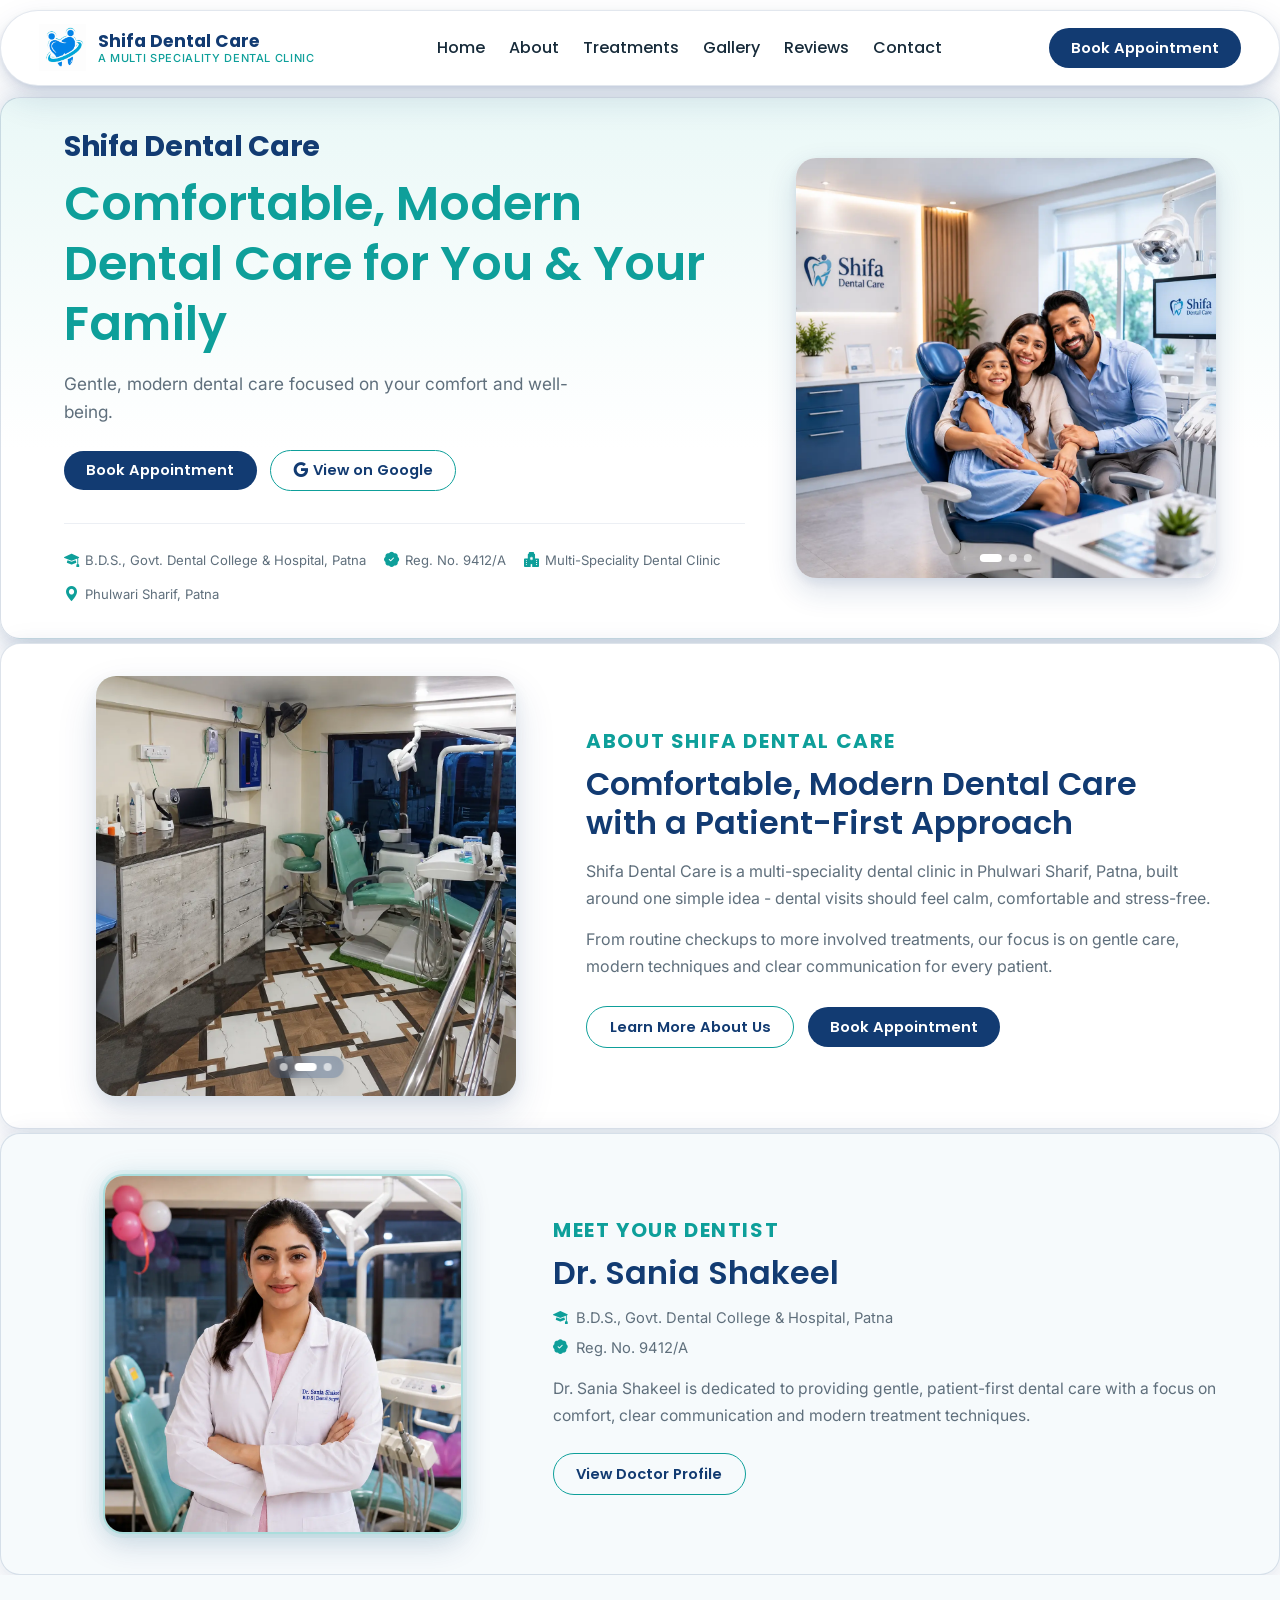
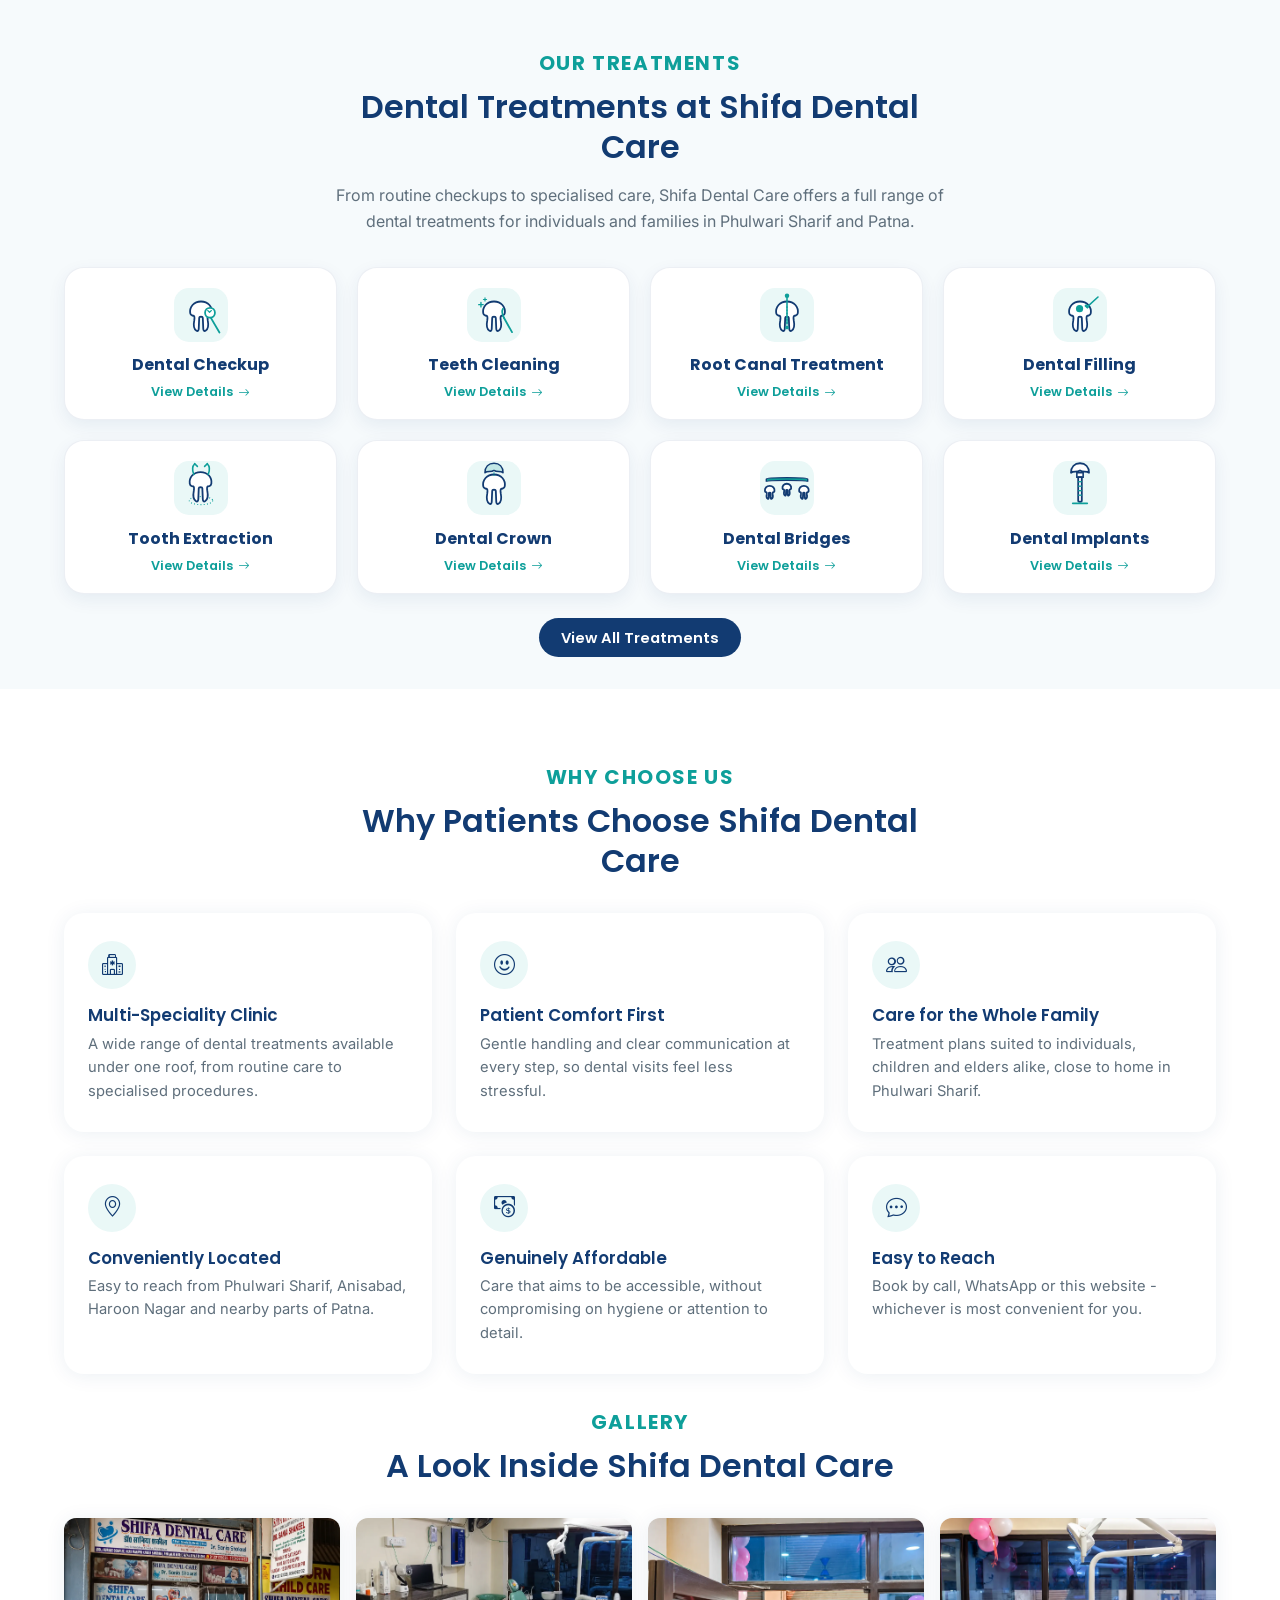
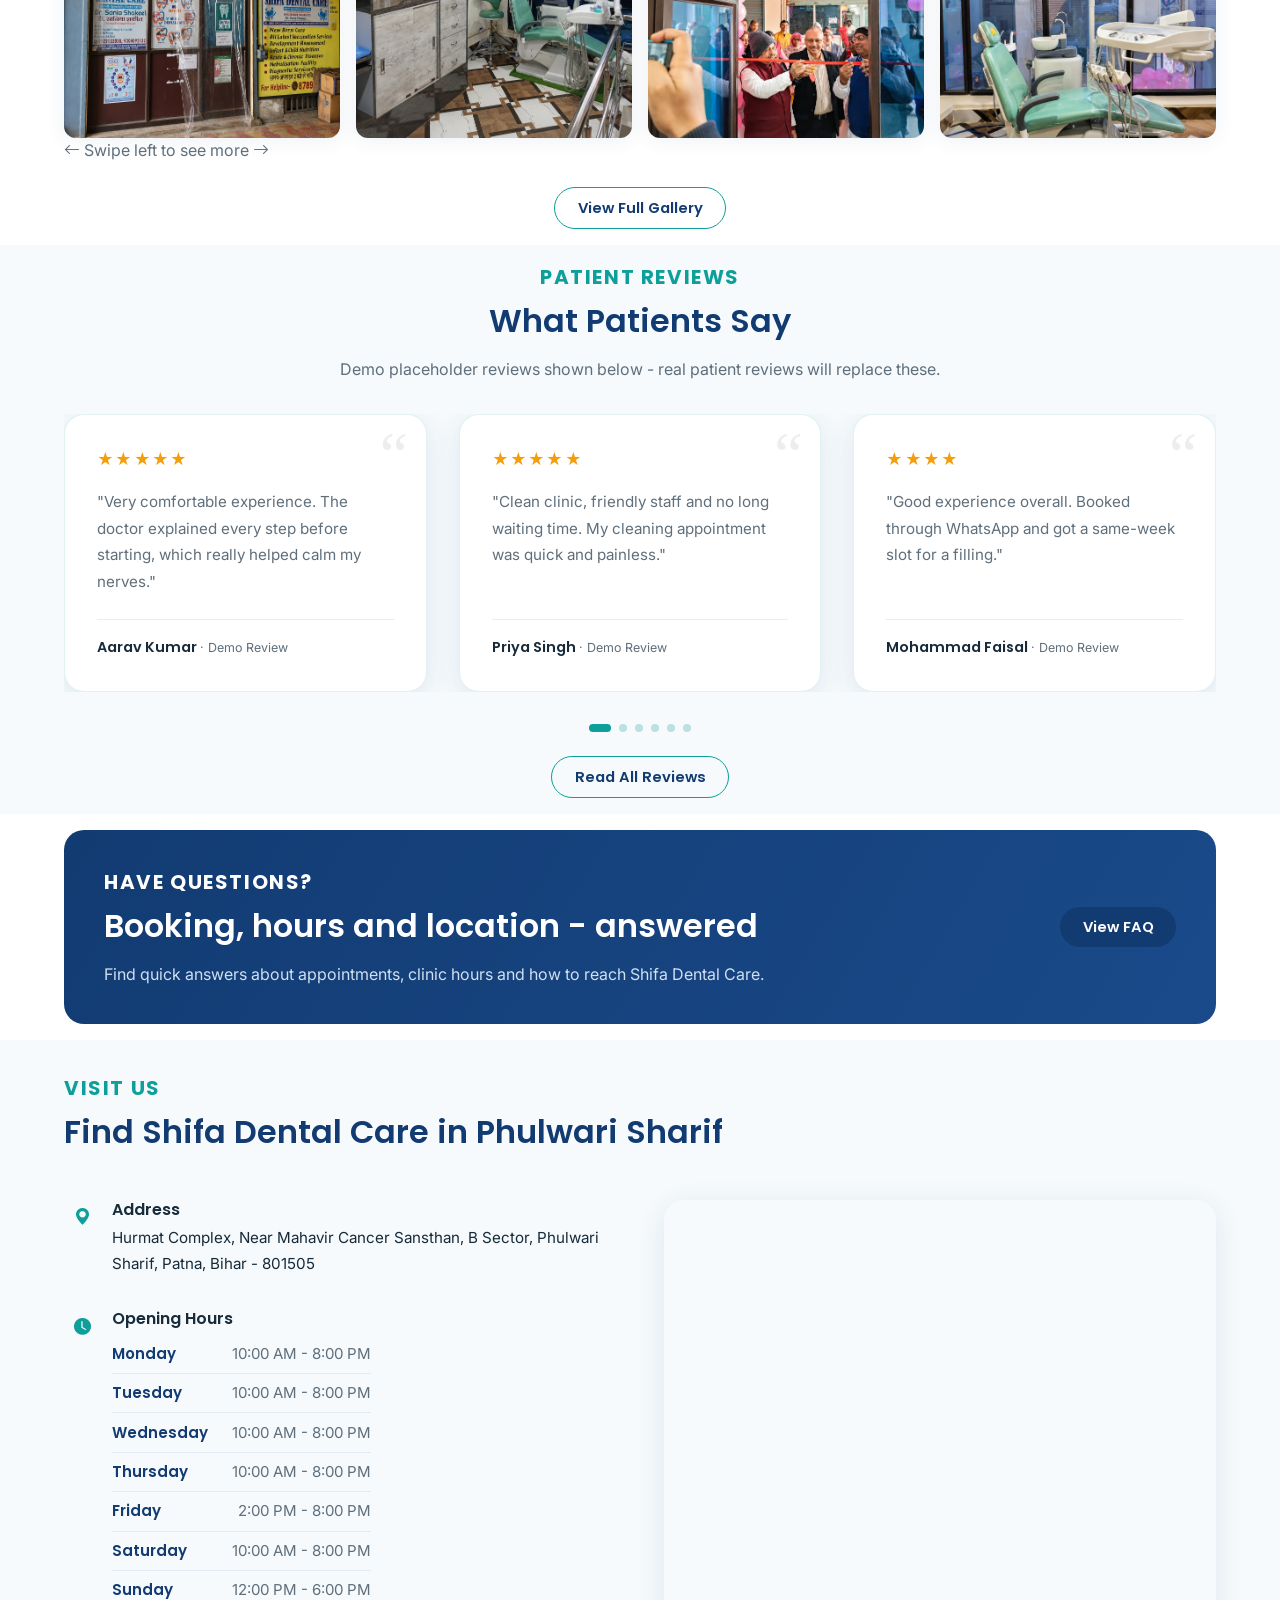
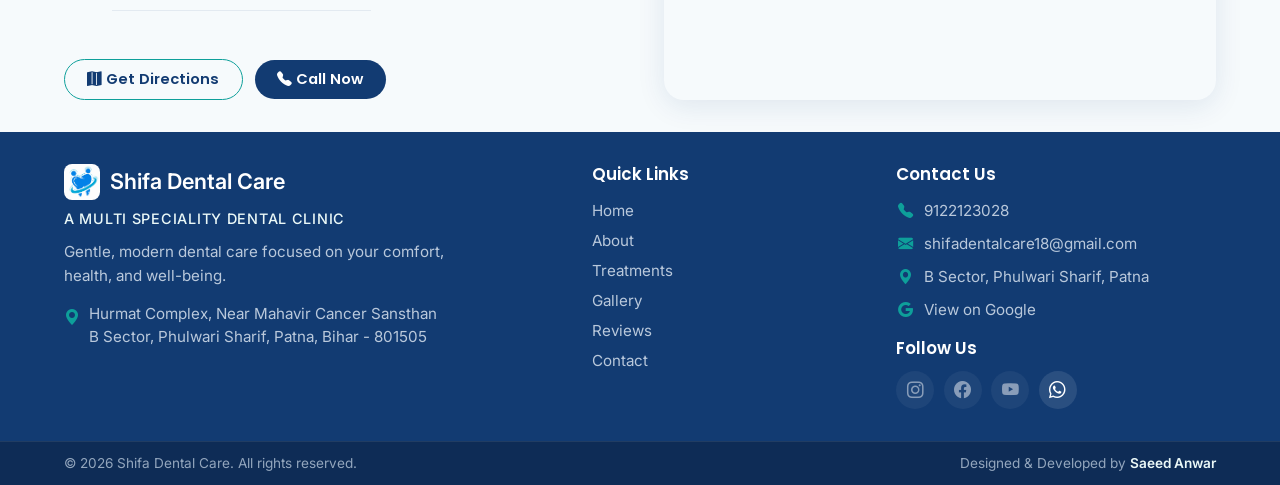
<file: index.html>
<!doctype html>
<html lang="en">

<head>

  <!-- =====================================================
       BASIC SEO
  ====================================================== -->

  <meta charset="UTF-8">
  <meta name="viewport" content="width=device-width, initial-scale=1.0">

  <title>
    Shifa Dental Care | Multi-Speciality Dental Clinic in Phulwari Sharif, Patna
  </title>

  <meta
    name="description"
    content="Shifa Dental Care, led by Dr. Sania Shakeel, B.D.S., is a multi-speciality dental clinic in Phulwari Sharif, Patna, providing comfortable and modern dental care for children, adults and families. Discover the best dental care for your family."
  >


  <!-- =====================================================
     OPEN GRAPH
====================================================== -->

<meta property="og:type" content="website">

<meta
  property="og:site_name"
  content="Shifa Dental Care"
>

<meta
  property="og:locale"
  content="en_IN"
>

<meta
  property="og:title"
  content="Shifa Dental Care | Multi-Speciality Dental Clinic in Phulwari Sharif, Patna"
>

<meta
  property="og:description"
  content="Shifa Dental Care, led by Dr. Sania Shakeel, provides comfortable and modern multi-speciality dental care for children, adults and families in Phulwari Sharif, Patna."
>

<meta
  property="og:url"
  content="https://saeed8271.github.io/shifa_dental_care/"
>

<meta
  property="og:image"
  content="https://raw.githubusercontent.com/Saeed8271/Shifa-Dental-Care/main/images/logo/shifa-dental-care-logo.png"
>

<meta
  property="og:image:alt"
  content="Shifa Dental Care logo"
>

<meta
  property="og:image:type"
  content="image/png"
>

<meta
  property="og:image:width"
  content="1254"
>

<meta
  property="og:image:height"
  content="1254"
>


  <!-- =====================================================
       TWITTER / X
  ====================================================== -->

  <meta
    name="twitter:card"
    content="summary_large_image"
  >

  <meta
    name="twitter:title"
    content="Shifa Dental Care | Multi-Speciality Dental Clinic in Phulwari Sharif, Patna"
  >

  <meta
    name="twitter:description"
    content="Comfortable and modern multi-speciality dental care for children, adults and families in Phulwari Sharif, Patna."
  >

  <meta
    name="twitter:image"
    content="https://saeed8271.github.io/shifa_dental_care/images/logo/shifa-dental-care-logo.png"
  >

  <meta
    name="twitter:image:alt"
    content="Shifa Dental Care in Phulwari Sharif, Patna"
  >

  <meta
    name="twitter:url"
    content="https://saeed8271.github.io/shifa_dental_care/"
  >


  <!-- =====================================================
       GOOGLE FONTS
  ====================================================== -->

  <link rel="preconnect" href="https://fonts.googleapis.com">

  <link
    rel="preconnect"
    href="https://fonts.gstatic.com"
    crossorigin
  >

  <link
    href="https://fonts.googleapis.com/css2?family=Poppins:wght@500;600;700&family=Inter:wght@400;500;600&display=swap"
    rel="stylesheet"
  >


  <!-- =====================================================
       BOOTSTRAP
  ====================================================== -->

  <link
    href="https://cdn.jsdelivr.net/npm/bootstrap@5.3.3/dist/css/bootstrap.min.css"
    rel="stylesheet"
  >

  <link
    rel="stylesheet"
    href="https://cdn.jsdelivr.net/npm/bootstrap-icons@1.11.3/font/bootstrap-icons.min.css"
  >


  <!-- =====================================================
       SITE CSS
  ====================================================== -->

  <link rel="stylesheet" href="css/style.css">
  <link rel="stylesheet" href="css/components.css">
  <link rel="stylesheet" href="css/about.css">
  <link rel="stylesheet" href="css/treatments.css">
  <link rel="stylesheet" href="css/gallery.css">
  <link rel="stylesheet" href="css/reviews.css">
  <link rel="stylesheet" href="css/contact.css">
  <link rel="stylesheet" href="css/responsive.css">


  <!-- =====================================================
       FAVICON
  ====================================================== -->

  <link
    rel="icon"
    type="image/png"
    href="images/logo/shifa-dental-care-logo.png"
  >


  <!-- =====================================================
       CANONICAL
  ====================================================== -->

  <link
    rel="canonical"
    href="https://saeed8271.github.io/shifa_dental_care/"
  >


  <!-- =====================================================
       DENTIST SCHEMA
  ====================================================== -->

  <script type="application/ld+json">
  {
    "@context": "https://schema.org",
    "@type": "Dentist",
    "name": "Shifa Dental Care",
    "url": "https://saeed8271.github.io/shifa_dental_care/",
    "description": "A multi-speciality dental clinic in Phulwari Sharif, Patna, led by Dr. Sania Shakeel, B.D.S.",
    "image": "https://saeed8271.github.io/shifa_dental_care/images/logo/shifa-dental-care-logo.png",
    "telephone": "+919122123028",
    "email": "shifadentalcare18@gmail.com",
    "address": {
      "@type": "PostalAddress",
      "streetAddress": "Hurmat Complex, Near Mahavir Cancer Sansthan, B Sector",
      "addressLocality": "Phulwari Sharif, Patna",
      "addressRegion": "Bihar",
      "postalCode": "801505",
      "addressCountry": "IN"
    },
    "openingHoursSpecification": [
      {
        "@type": "OpeningHoursSpecification",
        "dayOfWeek": [
          "Monday",
          "Tuesday",
          "Wednesday",
          "Thursday",
          "Saturday"
        ],
        "opens": "10:00",
        "closes": "20:00"
      },
      {
        "@type": "OpeningHoursSpecification",
        "dayOfWeek": "Friday",
        "opens": "14:00",
        "closes": "20:00"
      },
      {
        "@type": "OpeningHoursSpecification",
        "dayOfWeek": "Sunday",
        "opens": "12:00",
        "closes": "18:00"
      }
    ],
    "medicalSpecialty": "Dentistry",
    "areaServed": [
      "Phulwari Sharif",
      "Anisabad",
      "Haroon Nagar",
      "Patna"
    ]
  }
  </script>

</head>


<body class="homepage">

  <!-- =====================================================
       ACCESSIBILITY
  ====================================================== -->

  <a
    class="skip-link"
    href="#main-content"
  >
    Skip to main content
  </a>


  <!-- =====================================================
       HEADER
  ====================================================== -->

  <header id="site-header"></header>


  <!-- =====================================================
       MAIN CONTENT
  ====================================================== -->

  <main id="main-content">


    <!-- ===================================================
         HERO SECTION
         The only true H1 on the homepage lives here.
    ==================================================== -->

    <section class="hero-section">

      <div class="container site-container">

        <div class="hero-grid">


          <!-- =============================================
               HERO CONTENT
          ============================================== -->

          <div class="hero-content fade-up">

            <span class="hero-brand-mark">
              Shifa Dental Care
            </span>


            <h1>
              Comfortable, Modern Dental Care for You &amp; Your Family
            </h1>


            <p class="hero-lead">
              Gentle, modern dental care focused on your comfort and well-being.
            </p>


            <!-- Hero Actions -->

            <div class="hero-actions">

              <button
                type="button"
                class="btn btn-clinic-primary btn-lg"
                data-bs-toggle="modal"
                data-bs-target="#appointmentModal"
              >
                Book Appointment
              </button>


              <a
                href="#"
                target="_blank"
                rel="noopener noreferrer"
                class="btn btn-clinic-secondary btn-lg google-profile-link"
              >
                <i class="bi bi-google"></i>
                View on Google
              </a>

            </div>


            <!-- =========================================
                 TRUST MICRO-SECTION
            ========================================== -->

            <div class="hero-trust-row">

              <span class="hero-trust-item">
                <i class="bi bi-mortarboard-fill"></i>
                B.D.S., Govt. Dental College &amp; Hospital, Patna
              </span>


              <span class="hero-trust-item">
                <i class="bi bi-patch-check-fill"></i>
                Reg. No. 9412/A
              </span>


              <span class="hero-trust-item">
                <i class="bi bi-hospital-fill"></i>
                Multi-Speciality Dental Clinic
              </span>


              <span class="hero-trust-item">
                <i class="bi bi-geo-alt-fill"></i>
                Phulwari Sharif, Patna
              </span>

            </div>

          </div>


          <!-- =============================================
               HERO IMAGE SLIDER
          ============================================== -->

          <div class="hero-visual fade-up fade-up-delay-2">

            <div class="hero-slider">


              <!-- =========================================
                   SLIDE 1 - FAMILY
              ========================================== -->

              <div class="hero-slide active">

                <picture>

                  <source
                    media="(max-width: 575.98px)"
                    srcset="images/hero/slider/mobile/mb_img_1.webp"
                  >

                  <img
                    src="images/hero/slider/desktop/dk_img_1.webp"
                    alt="Happy family receiving comfortable dental care at Shifa Dental Care"
                    width="1000"
                    height="1000"
                    loading="eager"
                  >

                </picture>

              </div>


              <!-- =========================================
                   SLIDE 2 - DR. SHIFA
              ========================================== -->

              <div class="hero-slide">

                <picture>

                  <source
                    media="(max-width: 575.98px)"
                    srcset="images/hero/slider/mobile/mb_img_2.webp"
                  >

                  <img
                    src="images/hero/slider/desktop/dk_img_2.webp"
                    alt="Dr. Shifa, dentist at Shifa Dental Care"
                    width="1000"
                    height="1000"
                    loading="lazy"
                  >

                </picture>

              </div>


              <!-- =========================================
                   SLIDE 3 - MODERN CLINIC
              ========================================== -->

              <div class="hero-slide">

                <picture>

                  <source
                    media="(max-width: 575.98px)"
                    srcset="images/hero/slider/mobile/mb_img_3.webp"
                  >

                  <img
                    src="images/hero/slider/desktop/dk_img_3.webp"
                    alt="Modern dental treatment environment at Shifa Dental Care"
                    width="1000"
                    height="1000"
                    loading="lazy"
                  >

                </picture>

              </div>


              <!-- =========================================
                   SLIDER INDICATORS
              ========================================== -->

              <div
                class="hero-slider-dots"
                aria-label="Hero image navigation"
              >

                <button
                  type="button"
                  class="active"
                  aria-label="Show family image"
                  aria-current="true"
                ></button>


                <button
                  type="button"
                  aria-label="Show Dr. Shifa image"
                ></button>


                <button
                  type="button"
                  aria-label="Show modern clinic image"
                ></button>

              </div>

            </div>

          </div>

        </div>

      </div>

    </section>


    <!-- ===================================================
         ABOUT SHIFA DENTAL CARE
    ==================================================== -->

    <section class="about-section site-section">

      <div class="container site-container">

        <div class="about-grid">


          <!-- =============================================
               ABOUT IMAGE SLIDER
          ============================================== -->

          <div class="about-image fade-up">

            <div
              class="about-slider"
              aria-label="Shifa Dental Care photos"
            >

              <div class="about-slide active">

                <img
                  src="images/about/about_shifa_1.webp"
                  alt="Inside Shifa Dental Care, Phulwari Sharif, Patna"
                  loading="lazy"
                  width="1254"
                  height="1254"
                >

              </div>


              <div class="about-slide">

                <img
                  src="images/about/about_shifa_2.webp"
                  alt="Shifa Dental Care clinic, Phulwari Sharif, Patna"
                  loading="lazy"
                  width="1254"
                  height="1254"
                >

              </div>


              <div class="about-slide">

                <img
                  src="images/about/about_shifa_3.webp"
                  alt="Dental care facility at Shifa Dental Care, Patna"
                  loading="lazy"
                  width="1254"
                  height="1254"
                >

              </div>


              <!-- Slider Dots -->

              <div
                class="about-slider-dots"
                aria-label="About clinic photos"
              >

                <button
                  type="button"
                  class="active"
                  aria-label="Show clinic photo 1"
                  aria-current="true"
                ></button>


                <button
                  type="button"
                  aria-label="Show clinic photo 2"
                ></button>


                <button
                  type="button"
                  aria-label="Show clinic photo 3"
                ></button>

              </div>

            </div>

          </div>


          <!-- =============================================
               ABOUT CONTENT
          ============================================== -->

          <div class="about-content fade-up fade-up-delay-1">

            <span class="section-eyebrow">
              About Shifa Dental Care
            </span>


            <h2>
              Comfortable, Modern Dental Care with a Patient-First Approach
            </h2>


            <p>
              Shifa Dental Care is a multi-speciality dental clinic in
              Phulwari Sharif, Patna, built around one simple idea -
              dental visits should feel calm, comfortable and stress-free.
            </p>


            <p>
              From routine checkups to more involved treatments, our focus
              is on gentle care, modern techniques and clear communication
              for every patient.
            </p>


            <div class="about-actions">

              <a
                href="about.html"
                class="btn btn-clinic-secondary btn-lg"
              >
                Learn More About Us
              </a>


              <button
                type="button"
                class="btn btn-clinic-primary btn-lg"
                data-bs-toggle="modal"
                data-bs-target="#appointmentModal"
              >
                Book Appointment
              </button>

            </div>

          </div>

        </div>

      </div>

    </section>


    <!-- ===================================================
         MEET YOUR DENTIST - HOMEPAGE PREVIEW

         Homepage shows only:
         1. B.D.S. credential
         2. Registration number
         3. View Doctor Profile button

         Full doctor information remains on about.html.
    ==================================================== -->

    <section class="doctor-section site-section site-section--muted">

      <div class="container site-container">

        <div class="doctor-grid">


          <!-- =============================================
               DOCTOR IMAGE
          ============================================== -->

          <div class="doctor-image-wrap fade-up">

            <a
              href="about.html#doctor"
              class="doctor-image-link"
              aria-label="View Dr. Sania Shakeel's full profile on the About page"
            >

              <img
                src="images/doctor/dr_shifa.webp"
                alt="Dr. Sania Shakeel, B.D.S., dentist at Shifa Dental Care"
                loading="lazy"
                width="1242"
                height="1242"
              >


              <span class="doctor-image-overlay">

                <i class="bi bi-person-badge"></i>

                View Doctor Profile

              </span>

            </a>

          </div>


          <!-- =============================================
               DOCTOR CONTENT
          ============================================== -->

          <div class="doctor-content fade-up fade-up-delay-1">


            <!-- Section Eyebrow -->

            <span class="section-eyebrow">
              Meet Your Dentist
            </span>


            <!-- Doctor Name -->

            <h2>
              Dr. Sania Shakeel
            </h2>


            <!-- =========================================
                 VERIFIED CREDENTIALS

                 Only these two credentials are shown
                 on the homepage.
            ========================================== -->

            <ul class="doctor-credentials-list">


              <!-- B.D.S. -->

              <li>

                <i class="bi bi-mortarboard-fill"></i>

                B.D.S., Govt. Dental College &amp; Hospital, Patna

              </li>


              <!-- Registration Number -->

              <li>

                <i class="bi bi-patch-check-fill"></i>

                Reg. No. 9412/A

              </li>

            </ul>


            <!-- =========================================
                 SHORT INTRODUCTION

                 Hidden on mobile by CSS to keep the
                 homepage doctor preview compact.
            ========================================== -->

            <p>

              Dr. Sania Shakeel is dedicated to providing gentle,
              patient-first dental care with a focus on comfort,
              clear communication and modern treatment techniques.

            </p>


            <!-- =========================================
                 VIEW DOCTOR PROFILE

                 On mobile this appears immediately
                 below the two credentials.
            ========================================== -->

            <div class="doctor-actions">

              <a
                href="about.html#doctor"
                class="btn btn-clinic-secondary btn-lg"
              >
                View Doctor Profile
              </a>

            </div>

          </div>

        </div>

      </div>

    </section>


    <!-- ===================================================
         TREATMENTS PREVIEW
    ==================================================== -->

    <section class="treatments-preview-section site-section site-section--muted">

      <div class="container site-container">

        <div class="section-heading-block">

          <span class="section-eyebrow">
            Our Treatments
          </span>


          <h2>
            Dental Treatments at Shifa Dental Care
          </h2>


          <p class="section-heading-lead">
            From routine checkups to specialised care, Shifa Dental Care offers a full range
            of dental treatments for individuals and families in Phulwari Sharif and Patna.
          </p>

        </div>


        <div
          id="treatments-preview-grid"
          class="service-grid"
        ></div>


        <div class="text-center mt-4">

          <a
            href="treatments.html"
            class="btn btn-clinic-primary btn-lg"
          >
            View All Treatments
          </a>

        </div>

      </div>

    </section>


    <!-- ===================================================
         WHY CHOOSE SHIFA DENTAL CARE
    ==================================================== -->

    <section class="why-choose-section site-section">

      <div class="container site-container">

        <div class="section-heading-block">

          <span class="section-eyebrow">
            Why Choose Us
          </span>


          <h2>
            Why Patients Choose Shifa Dental Care
          </h2>

        </div>


        <div class="why-choose-grid">


          <!-- Card 1 -->

          <div class="why-choose-card">

            <span class="why-choose-icon">
              <i class="bi bi-hospital"></i>
            </span>

            <h3>
              Multi-Speciality Clinic
            </h3>

            <p>
              A wide range of dental treatments available under one roof,
              from routine care to specialised procedures.
            </p>

          </div>


          <!-- Card 2 -->

          <div class="why-choose-card">

            <span class="why-choose-icon">
              <i class="bi bi-emoji-smile"></i>
            </span>

            <h3>
              Patient Comfort First
            </h3>

            <p>
              Gentle handling and clear communication at every step,
              so dental visits feel less stressful.
            </p>

          </div>


          <!-- Card 3 -->

          <div class="why-choose-card">

            <span class="why-choose-icon">
              <i class="bi bi-people"></i>
            </span>

            <h3>
              Care for the Whole Family
            </h3>

            <p>
              Treatment plans suited to individuals, children and elders alike,
              close to home in Phulwari Sharif.
            </p>

          </div>


          <!-- Card 4 -->

          <div class="why-choose-card">

            <span class="why-choose-icon">
              <i class="bi bi-geo-alt"></i>
            </span>

            <h3>
              Conveniently Located
            </h3>

            <p>
              Easy to reach from Phulwari Sharif, Anisabad, Haroon Nagar
              and nearby parts of Patna.
            </p>

          </div>


          <!-- Card 5 -->

          <div class="why-choose-card">

            <span class="why-choose-icon">
              <i class="bi bi-cash-coin"></i>
            </span>

            <h3>
              Genuinely Affordable
            </h3>

            <p>
              Care that aims to be accessible, without compromising
              on hygiene or attention to detail.
            </p>

          </div>


          <!-- Card 6 -->

          <div class="why-choose-card">

            <span class="why-choose-icon">
              <i class="bi bi-chat-dots"></i>
            </span>

            <h3>
              Easy to Reach
            </h3>

            <p>
              Book by call, WhatsApp or this website -
              whichever is most convenient for you.
            </p>

          </div>

        </div>

      </div>

    </section>


    <!-- ===================================================
         GALLERY PREVIEW
    ==================================================== -->

    <section class="gallery-preview-section site-section">

      <div class="container site-container">

        <div class="section-heading-block">

          <span class="section-eyebrow">
            Gallery
          </span>


          <h2>
            A Look Inside Shifa Dental Care
          </h2>

        </div>


        <div
          id="gallery-preview-grid"
          class="gallery-grid gallery-grid--preview"
        ></div>


        <p class="gallery-swipe-hint">

          <i class="bi bi-arrow-left"></i>

          Swipe left to see more

          <i class="bi bi-arrow-right"></i>

        </p>


        <div class="text-center mt-4">

          <a
            href="gallery.html"
            class="btn btn-clinic-secondary btn-lg"
          >
            View Full Gallery
          </a>

        </div>

      </div>

    </section>


    <!-- ===================================================
         REVIEWS
    ==================================================== -->

    <section class="reviews-section site-section site-section--muted">

      <div class="container site-container">

        <div class="section-heading-block">

          <span class="section-eyebrow">
            Patient Reviews
          </span>


          <h2>
            What Patients Say
          </h2>


          <p class="section-heading-lead reviews-demo-note">
            Demo placeholder reviews shown below - real patient reviews will replace these.
          </p>

        </div>


        <div
          id="reviews-grid"
          class="reviews-grid"
        ></div>


        <div class="text-center mt-4">

          <a
            href="reviews.html"
            class="btn btn-clinic-secondary btn-lg"
          >
            Read All Reviews
          </a>

        </div>

      </div>

    </section>


    <!-- ===================================================
         FAQ TEASER
         Full FAQ lives on Contact page.
    ==================================================== -->

    <section class="faq-teaser-section site-section">

      <div class="container site-container">

        <div class="faq-teaser-box">

          <div>

            <span class="section-eyebrow">
              Have Questions?
            </span>


            <h2>
              Booking, hours and location - answered
            </h2>


            <p>
              Find quick answers about appointments, clinic hours
              and how to reach Shifa Dental Care.
            </p>

          </div>


          <a
            href="contact.html#faq"
            class="btn btn-clinic-primary btn-lg"
          >
            View FAQ
          </a>

        </div>

      </div>

    </section>


    <!-- ===================================================
         LOCATION PREVIEW
         Full location details available on Contact.
    ==================================================== -->

    <section class="location-preview-section site-section site-section--muted">

      <div class="container site-container">


        <!-- =============================================
             LOCATION HEADER
        ============================================== -->

        <div class="location-preview-header fade-up">

          <span class="section-eyebrow">
            Visit Us
          </span>


          <h2>
            Find Shifa Dental Care in Phulwari Sharif
          </h2>

        </div>


        <!-- =============================================
             LOCATION CONTENT
        ============================================== -->

        <div class="location-preview-grid">


          <!-- =========================================
               LOCATION DETAILS
          ========================================== -->

          <div class="location-preview-content fade-up">


            <!-- Address -->

            <div class="location-preview-item location-preview-address">

              <div class="location-preview-icon">

                <i class="bi bi-geo-alt-fill"></i>

              </div>


              <div>

                <h3>
                  Address
                </h3>


                <p>
                  Hurmat Complex, Near Mahavir Cancer Sansthan,
                  B Sector, Phulwari Sharif, Patna, Bihar - 801505
                </p>

              </div>

            </div>


            <!-- Opening Hours -->

            <div class="location-preview-item location-preview-hours">

              <div class="location-preview-icon">

                <i class="bi bi-clock-fill"></i>

              </div>


              <div>

                <h3>
                  Opening Hours
                </h3>


                <table
                  class="hours-table"
                  id="hours-table"
                >

                  <tbody>

                    <tr>
                      <td>Monday</td>
                      <td>10:00 AM - 8:00 PM</td>
                    </tr>


                    <tr>
                      <td>Tuesday</td>
                      <td>10:00 AM - 8:00 PM</td>
                    </tr>


                    <tr>
                      <td>Wednesday</td>
                      <td>10:00 AM - 8:00 PM</td>
                    </tr>


                    <tr>
                      <td>Thursday</td>
                      <td>10:00 AM - 8:00 PM</td>
                    </tr>


                    <tr>
                      <td>Friday</td>
                      <td>2:00 PM - 8:00 PM</td>
                    </tr>


                    <tr>
                      <td>Saturday</td>
                      <td>10:00 AM - 8:00 PM</td>
                    </tr>


                    <tr>
                      <td>Sunday</td>
                      <td>12:00 PM - 6:00 PM</td>
                    </tr>

                  </tbody>

                </table>

              </div>

            </div>


            <!-- Location Action Buttons -->

            <div class="location-preview-actions">

              <a
                href="contact.html#location"
                class="btn btn-clinic-secondary btn-lg"
              >

                <i class="bi bi-map-fill"></i>

                Get Directions

              </a>


              <a
                href="tel:9122123028"
                class="btn btn-clinic-primary btn-lg"
              >

                <i class="bi bi-telephone-fill"></i>

                Call Now

              </a>

            </div>

          </div>


          <!-- =========================================
               GOOGLE MAP
          ========================================== -->

          <div class="location-preview-map fade-up fade-up-delay-1">

            <iframe
              src="https://www.google.com/maps/embed?pb=!1m18!1m12!1m3!1d14395.80970429912!2d85.06115220413905!3d25.57324948952938!2m3!1f0!2f0!3f0!3m2!1i1024!2i768!4f13.1!3m3!1m2!1s0x39f2a9000493bb9d%3A0x67c0c34e68716acf!2sShifa%20Dental%20Care!5e0!3m2!1sen!2sin!4v1786776245889!5m2!1sen!2sin"
              loading="lazy"
              referrerpolicy="strict-origin-when-cross-origin"
              title="Shifa Dental Care location on Google Maps"
            ></iframe>

          </div>

        </div>

      </div>

    </section>

  </main>


  <!-- =====================================================
       FOOTER
  ====================================================== -->

  <footer id="site-footer"></footer>


  <!-- =====================================================
       BOOTSTRAP JS BUNDLE
  ====================================================== -->

  <script
    src="https://cdn.jsdelivr.net/npm/bootstrap@5.3.3/dist/js/bootstrap.bundle.min.js"
  ></script>


  <!-- =====================================================
       DATA
  ====================================================== -->

  <script src="data/clinic.js"></script>
  <script src="data/services.js"></script>
  <script src="data/reviews.js"></script>
  <script src="data/faq.js"></script>


  <!-- =====================================================
       SITE JS
  ====================================================== -->

  <script src="js/components.js"></script>
  <script src="js/render.js"></script>
  <script src="js/appointment.js"></script>
  <script src="js/main.js"></script>


  <!-- =====================================================
       HOMEPAGE PREVIEW RENDERING
  ====================================================== -->

  <script>

    /*
     * Homepage previews intentionally show only a subset
     * of the complete data collections.
     */

    renderTreatmentsPreview(
      "treatments-preview-grid",
      8
    );


    renderGallery(
      "gallery-preview-grid",
      4
    );


    renderReviews(
      "reviews-grid",
      6
    );

  </script>

</body>

</html>
</file>
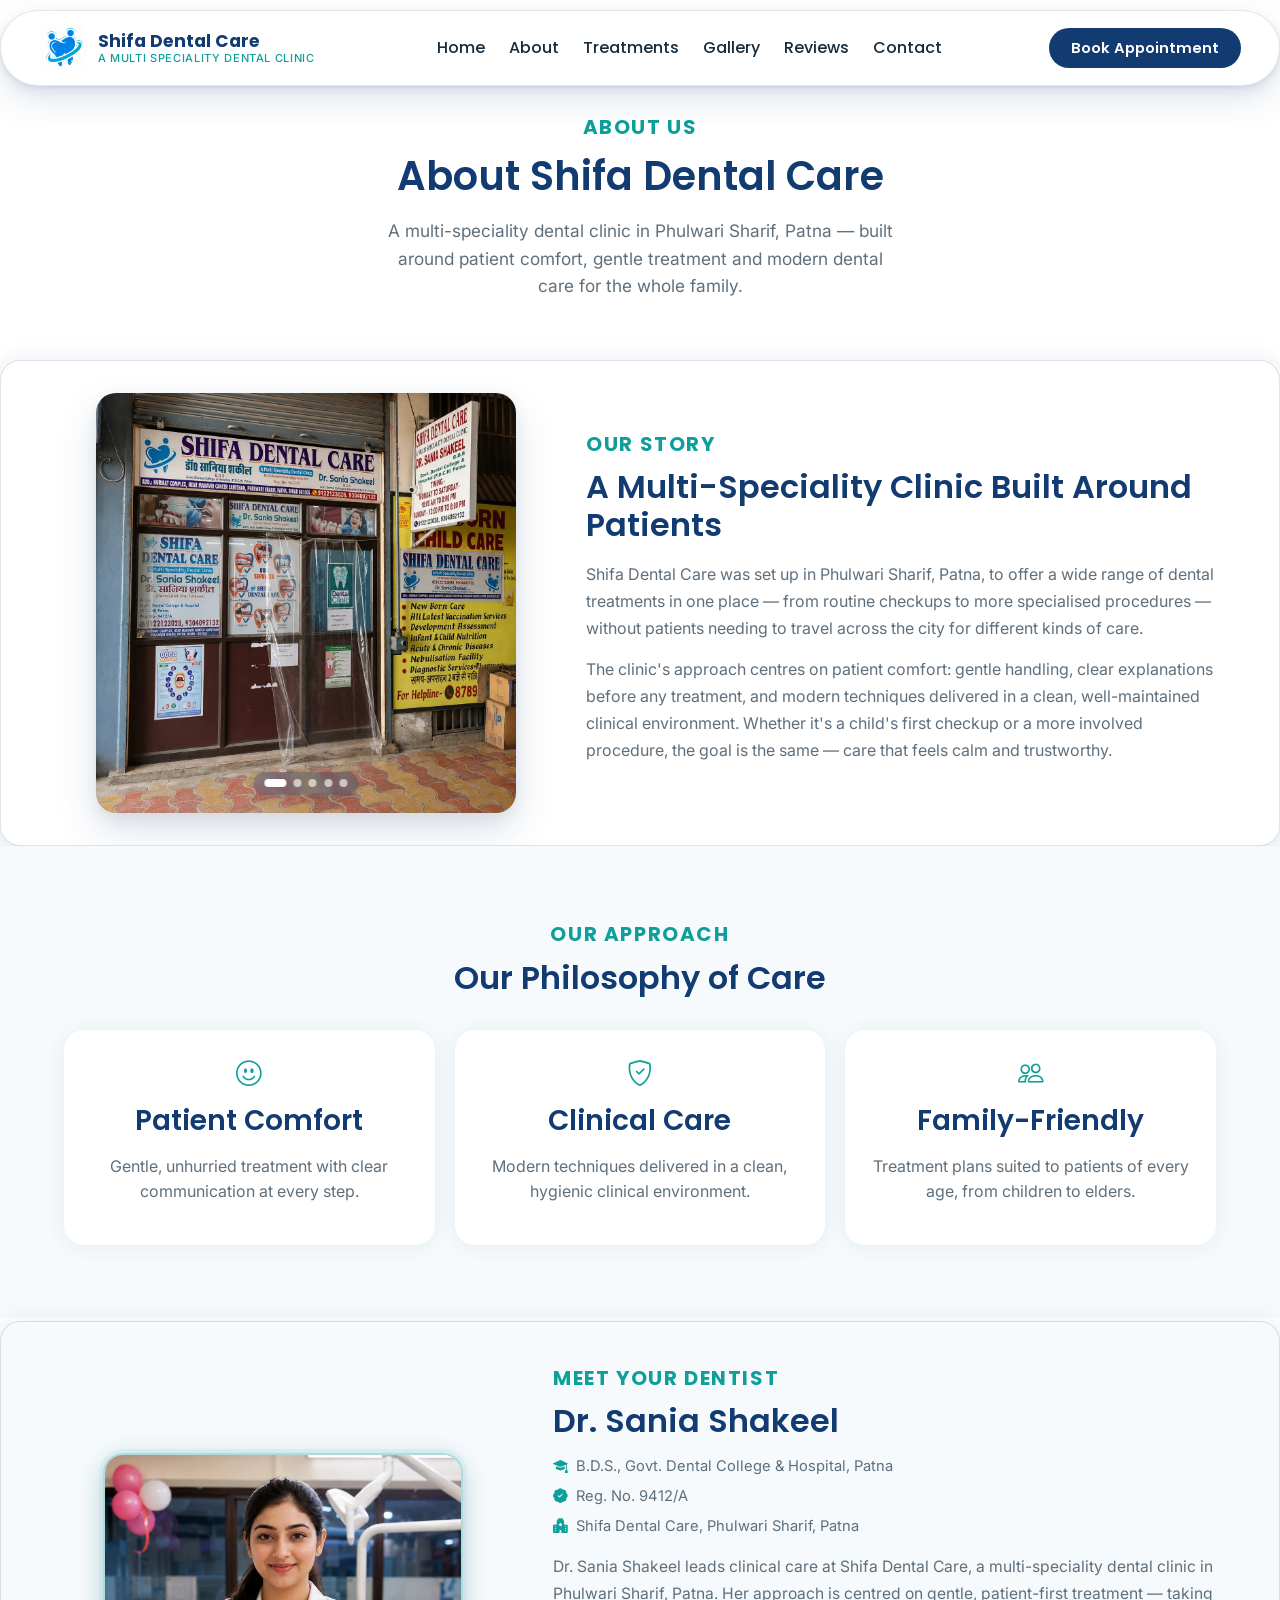
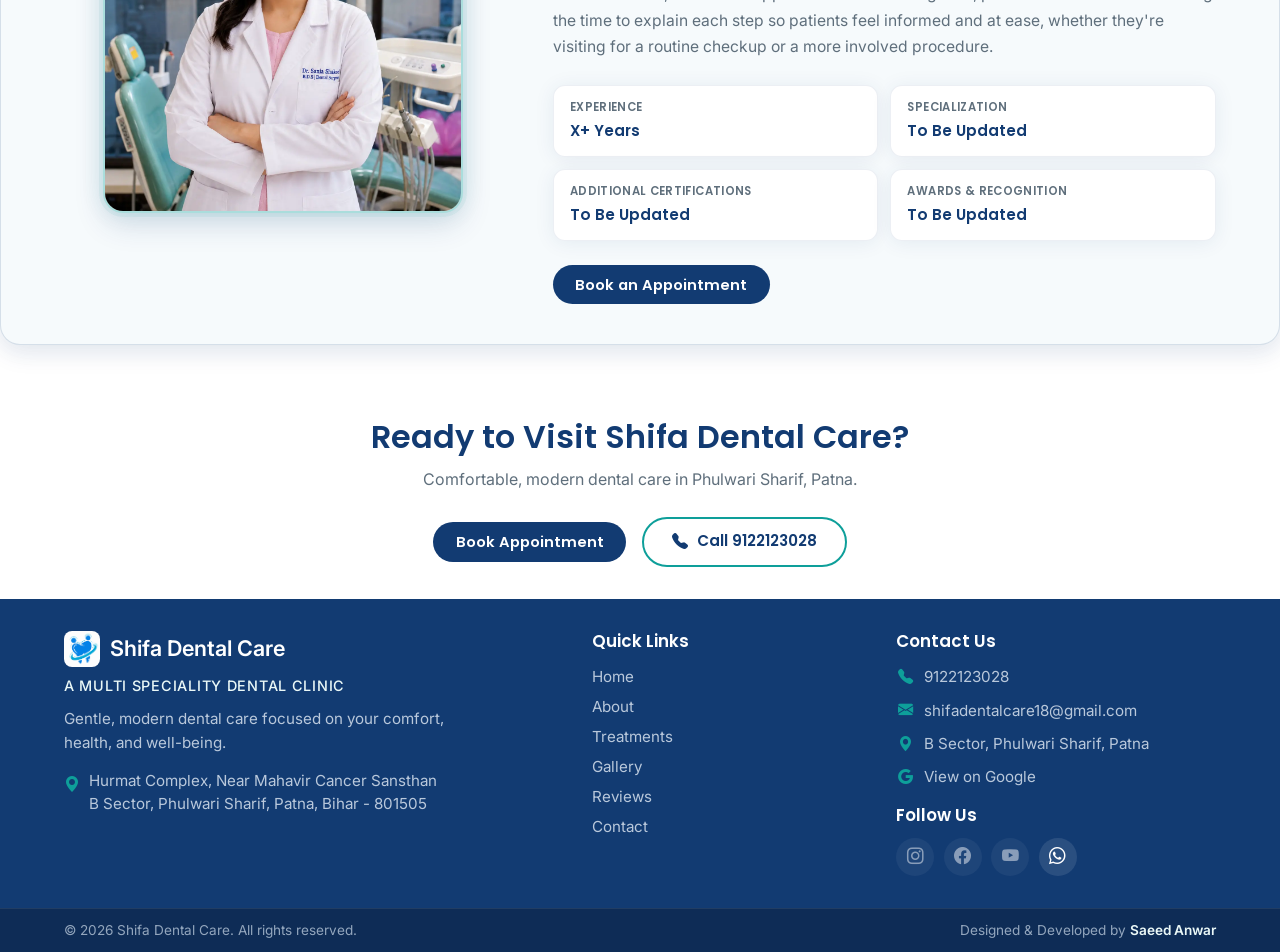
<file: about.html>
<!doctype html>
<html lang="en">
<head>

  <!-- Basic SEO -->
  <meta charset="UTF-8">
  <meta name="viewport" content="width=device-width, initial-scale=1.0">

  <title>About Shifa Dental Care & Dr. Sania Shakeel | Phulwari Sharif, Patna</title>

  <meta name="description" content="Learn about Shifa Dental Care and Dr. Sania Shakeel, B.D.S., a dentist providing comfortable and modern multi-speciality dental care in Phulwari Sharif, Patna.">

  <!-- Open Graph -->
  <meta property="og:type" content="website">
  <meta property="og:site_name" content="Shifa Dental Care">
  <meta property="og:locale" content="en_IN">
  <meta property="og:title" content="About Shifa Dental Care & Dr. Sania Shakeel | Phulwari Sharif, Patna">
  <meta property="og:description" content="Learn about Shifa Dental Care and Dr. Sania Shakeel, B.D.S., providing comfortable and modern multi-speciality dental care in Phulwari Sharif, Patna.">
  <meta property="og:url" content="https://saeed8271.github.io/shifa_dental_care/about.html">
  <meta property="og:image" content="https://github.com/Saeed8271/Shifa-Dental-Care/blob/main/images/logo/shifa-dental-care-logo.png">
  <meta property="og:image:alt" content="logo of Shifa Dental Care in Phulwari Sharif, Patna">
  <meta property="og:image:type" content="image/png">
  <meta property="og:image:width" content="1254">
  <meta property="og:image:height" content="1254">

  <!-- Twitter / X -->
  <meta name="twitter:card" content="summary_large_image">
  <meta name="twitter:title" content="About Shifa Dental Care & Dr. Sania Shakeel | Phulwari Sharif, Patna">
  <meta name="twitter:description" content="Learn about Shifa Dental Care and Dr. Sania Shakeel, B.D.S., providing comfortable and modern multi-speciality dental care in Phulwari Sharif, Patna.">
  <meta name="twitter:image" content="https://saeed8271.github.io/shifa_dental_care/images/logo/shifa-dental-care-logo.png">
  <meta name="twitter:image:alt" content="Shifa Dental Care and Dr. Sania Shakeel in Phulwari Sharif, Patna">
  <meta name="twitter:url" content="https://saeed8271.github.io/shifa_dental_care/about.html">

  <!-- Google Fonts -->
  <link rel="preconnect" href="https://fonts.googleapis.com">
  <link rel="preconnect" href="https://fonts.gstatic.com" crossorigin>
  <link href="https://fonts.googleapis.com/css2?family=Poppins:wght@500;600;700&family=Inter:wght@400;500;600&display=swap" rel="stylesheet">

  <!-- Bootstrap -->
  <link href="https://cdn.jsdelivr.net/npm/bootstrap@5.3.3/dist/css/bootstrap.min.css" rel="stylesheet">
  <link rel="stylesheet" href="https://cdn.jsdelivr.net/npm/bootstrap-icons@1.11.3/font/bootstrap-icons.min.css">

  <!-- Site CSS -->
  <link rel="stylesheet" href="css/style.css">
  <link rel="stylesheet" href="css/components.css">
  <link rel="stylesheet" href="css/about.css">
  <link rel="stylesheet" href="css/responsive.css">

  <!-- Favicon -->
  <link rel="icon" type="image/png" href="images/logo/shifa-dental-care-logo.png">

  <!-- Canonical -->
  <link rel="canonical" href="https://saeed8271.github.io/shifa_dental_care/about.html">

</head>

<body>

  <a class="skip-link" href="#main-content">Skip to main content</a>

  <header id="site-header"></header>

  <main id="main-content">

    <section class="about-page-hero">
      <div class="container site-container">
        <span class="section-eyebrow">About Us</span>
        <h1>About Shifa Dental Care</h1>
        <p class="hero-lead mx-auto">
          A multi-speciality dental clinic in Phulwari Sharif, Patna — built around patient
          comfort, gentle treatment and modern dental care for the whole family.
        </p>
      </div>
    </section>

    <!-- Clinic story -->
    <section class="about-section site-section">
      <div class="container site-container">
        <div class="about-grid">
          <div class="about-image fade-up">
            <div class="about-slider">
              <div class="about-slide active">
                <img src="images/clinic/clinic_image_1.webp"
                     alt="Shifa Dental Care clinic interior in Phulwari Sharif, Patna"
                     loading="lazy">
              </div>
              <div class="about-slide">
                <img src="images/clinic/clinic_image_2.webp"
                     alt="Shifa Dental Care clinic interior in Phulwari Sharif, Patna"
                     loading="lazy">
              </div>
              <div class="about-slide">
                <img src="images/clinic/clinic_image_3.webp"
                     alt="Shifa Dental Care clinic interior in Phulwari Sharif, Patna"
                     loading="lazy">
              </div>
              <div class="about-slide">
                <img src="images/clinic/clinic_image_4.webp"
                     alt="Shifa Dental Care clinic signage and entrance in Phulwari Sharif, Patna"
                     loading="lazy">
              </div>
              <div class="about-slide">
                <img src="images/clinic/clinic_image_5.webp"
                     alt="Shifa Dental Care clinic interior in Phulwari Sharif, Patna"
                     loading="lazy">
              </div>

              <div class="about-slider-dots">
                <button type="button" class="active" aria-label="Show slide 1" aria-current="true"></button>
                <button type="button" aria-label="Show slide 2"></button>
                <button type="button" aria-label="Show slide 3"></button>
                <button type="button" aria-label="Show slide 4"></button>
                <button type="button" aria-label="Show slide 5"></button>
              </div>
            </div>
          </div>
          <div class="about-content fade-up fade-up-delay-1">
            <span class="section-eyebrow">Our Story</span>
            <h2>A Multi-Speciality Clinic Built Around Patients</h2>
            <p>
              Shifa Dental Care was set up in Phulwari Sharif, Patna, to offer a wide range of
              dental treatments in one place — from routine checkups to more specialised
              procedures — without patients needing to travel across the city for different
              kinds of care.
            </p>
            <p>
              The clinic's approach centres on patient comfort: gentle handling, clear
              explanations before any treatment, and modern techniques delivered in a clean,
              well-maintained clinical environment. Whether it's a child's first checkup or a
              more involved procedure, the goal is the same — care that feels calm and
              trustworthy.
            </p>
          </div>
        </div>
      </div>
    </section>

    <!-- Philosophy -->
    <section class="site-section site-section--muted">
      <div class="container site-container">
        <div class="section-heading-block">
          <span class="section-eyebrow">Our Approach</span>
          <h2>Our Philosophy of Care</h2>
        </div>
        <div class="about-philosophy-grid">
          <div class="about-philosophy-card">
            <i class="bi bi-emoji-smile"></i>
            <h3>Patient Comfort</h3>
            <p>Gentle, unhurried treatment with clear communication at every step.</p>
          </div>
          <div class="about-philosophy-card">
            <i class="bi bi-shield-check"></i>
            <h3>Clinical Care</h3>
            <p>Modern techniques delivered in a clean, hygienic clinical environment.</p>
          </div>
          <div class="about-philosophy-card">
            <i class="bi bi-people"></i>
            <h3>Family-Friendly</h3>
            <p>Treatment plans suited to patients of every age, from children to elders.</p>
          </div>
        </div>
      </div>
    </section>

    <!-- Full Doctor Profile -->
    <section class="doctor-section site-section" id="doctor">
      <div class="container site-container">
        <div class="doctor-grid">

          <div class="doctor-image-wrap fade-up">
            <div class="doctor-image-link" style="cursor: default;">
              <img src="images/doctor/dr_shifa.webp"
                   alt="Dr. Sania Shakeel, B.D.S., dentist at Shifa Dental Care"
                   loading="lazy" width="1242" height="1656">
            </div>
          </div>

          <div class="doctor-content fade-up fade-up-delay-1">
            <span class="section-eyebrow">Meet Your Dentist</span>
            <h2>Dr. Sania Shakeel</h2>

            <ul class="doctor-credentials-list">
              <li><i class="bi bi-mortarboard-fill"></i> B.D.S., Govt. Dental College &amp; Hospital, Patna</li>
              <li><i class="bi bi-patch-check-fill"></i> Reg. No. 9412/A</li>
              <li><i class="bi bi-hospital-fill"></i> Shifa Dental Care, Phulwari Sharif, Patna</li>
            </ul>

            <p>
              Dr. Sania Shakeel leads clinical care at Shifa Dental Care, a multi-speciality
              dental clinic in Phulwari Sharif, Patna. Her approach is centred on gentle,
              patient-first treatment — taking the time to explain each step so patients feel
              informed and at ease, whether they're visiting for a routine checkup or a more
              involved procedure.
            </p>

            <div class="doctor-placeholder-grid">
              <div class="doctor-placeholder-item">
                <span class="doctor-placeholder-label">Experience</span>
                <span class="doctor-placeholder-value">X+ Years</span>
              </div>
              <div class="doctor-placeholder-item">
                <span class="doctor-placeholder-label">Specialization</span>
                <span class="doctor-placeholder-value">To Be Updated</span>
              </div>
              <div class="doctor-placeholder-item">
                <span class="doctor-placeholder-label">Additional Certifications</span>
                <span class="doctor-placeholder-value">To Be Updated</span>
              </div>
              <div class="doctor-placeholder-item">
                <span class="doctor-placeholder-label">Awards &amp; Recognition</span>
                <span class="doctor-placeholder-value">To Be Updated</span>
              </div>
            </div>

            <div class="about-actions">
              <button type="button" class="btn btn-clinic-primary btn-lg"
                      data-bs-toggle="modal" data-bs-target="#appointmentModal">
                Book an Appointment
              </button>
            </div>
          </div>

        </div>
      </div>
    </section>

    <section class="final-cta-section">
      <div class="container site-container">
        <h2>Ready to Visit Shifa Dental Care?</h2>
        <p>Comfortable, modern dental care in Phulwari Sharif, Patna.</p>
        <div class="final-cta-actions">
          <button type="button" class="btn btn-clinic-primary btn-lg"
                  data-bs-toggle="modal" data-bs-target="#appointmentModal">
            Book Appointment
          </button>
          <a href="tel:9122123028" class="btn btn-clinic-outline-light btn-lg">
            <i class="bi bi-telephone-fill"></i> Call 9122123028
          </a>
        </div>
      </div>
    </section>

  </main>

  <footer id="site-footer"></footer>

  <!-- Bootstrap JS Bundle -->
  <script src="https://cdn.jsdelivr.net/npm/bootstrap@5.3.3/dist/js/bootstrap.bundle.min.js"></script>

  <!-- Data -->
  <script src="data/clinic.js"></script>
  <script src="data/services.js"></script>
  <script src="data/reviews.js"></script>
  <script src="data/faq.js"></script>

  <!-- Site JS -->
  <script src="js/components.js"></script>
  <script src="js/render.js"></script>
  <script src="js/appointment.js"></script>
  <script src="js/main.js"></script>
</body>
</html>
</file>
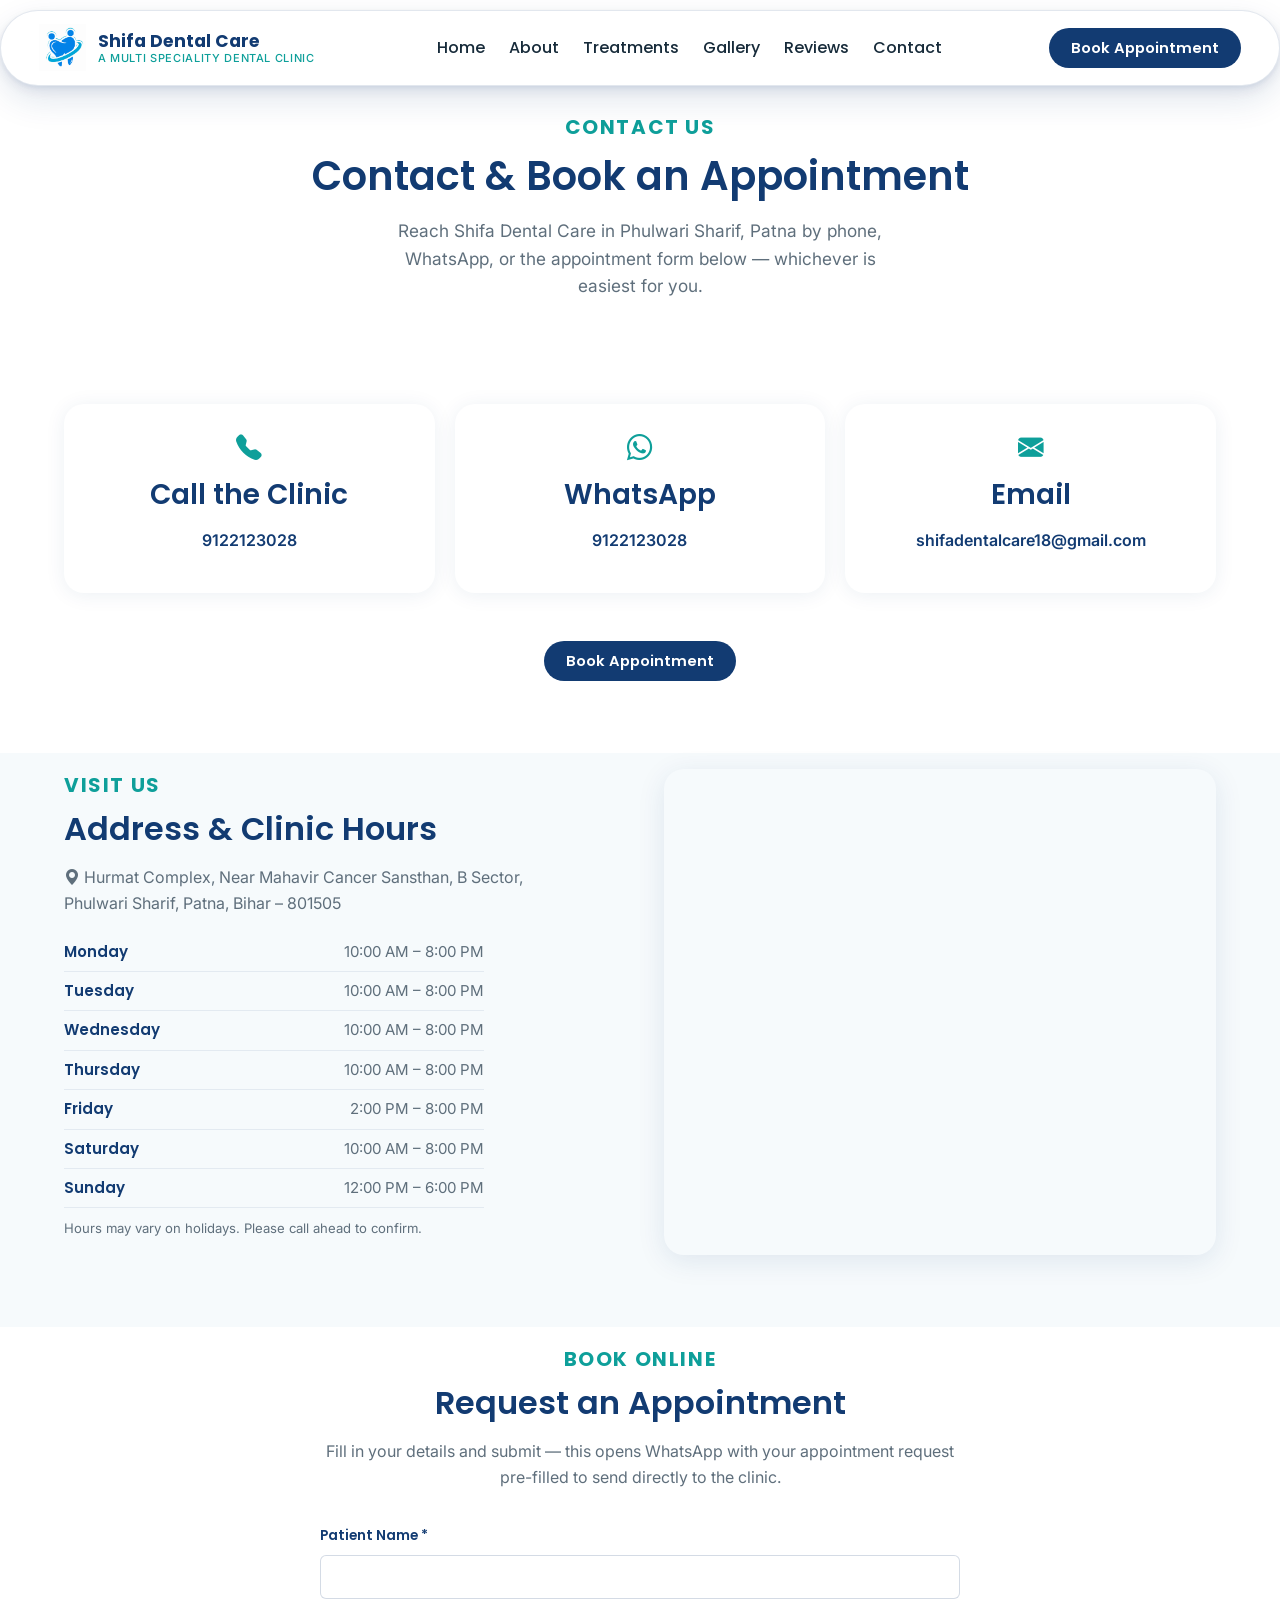
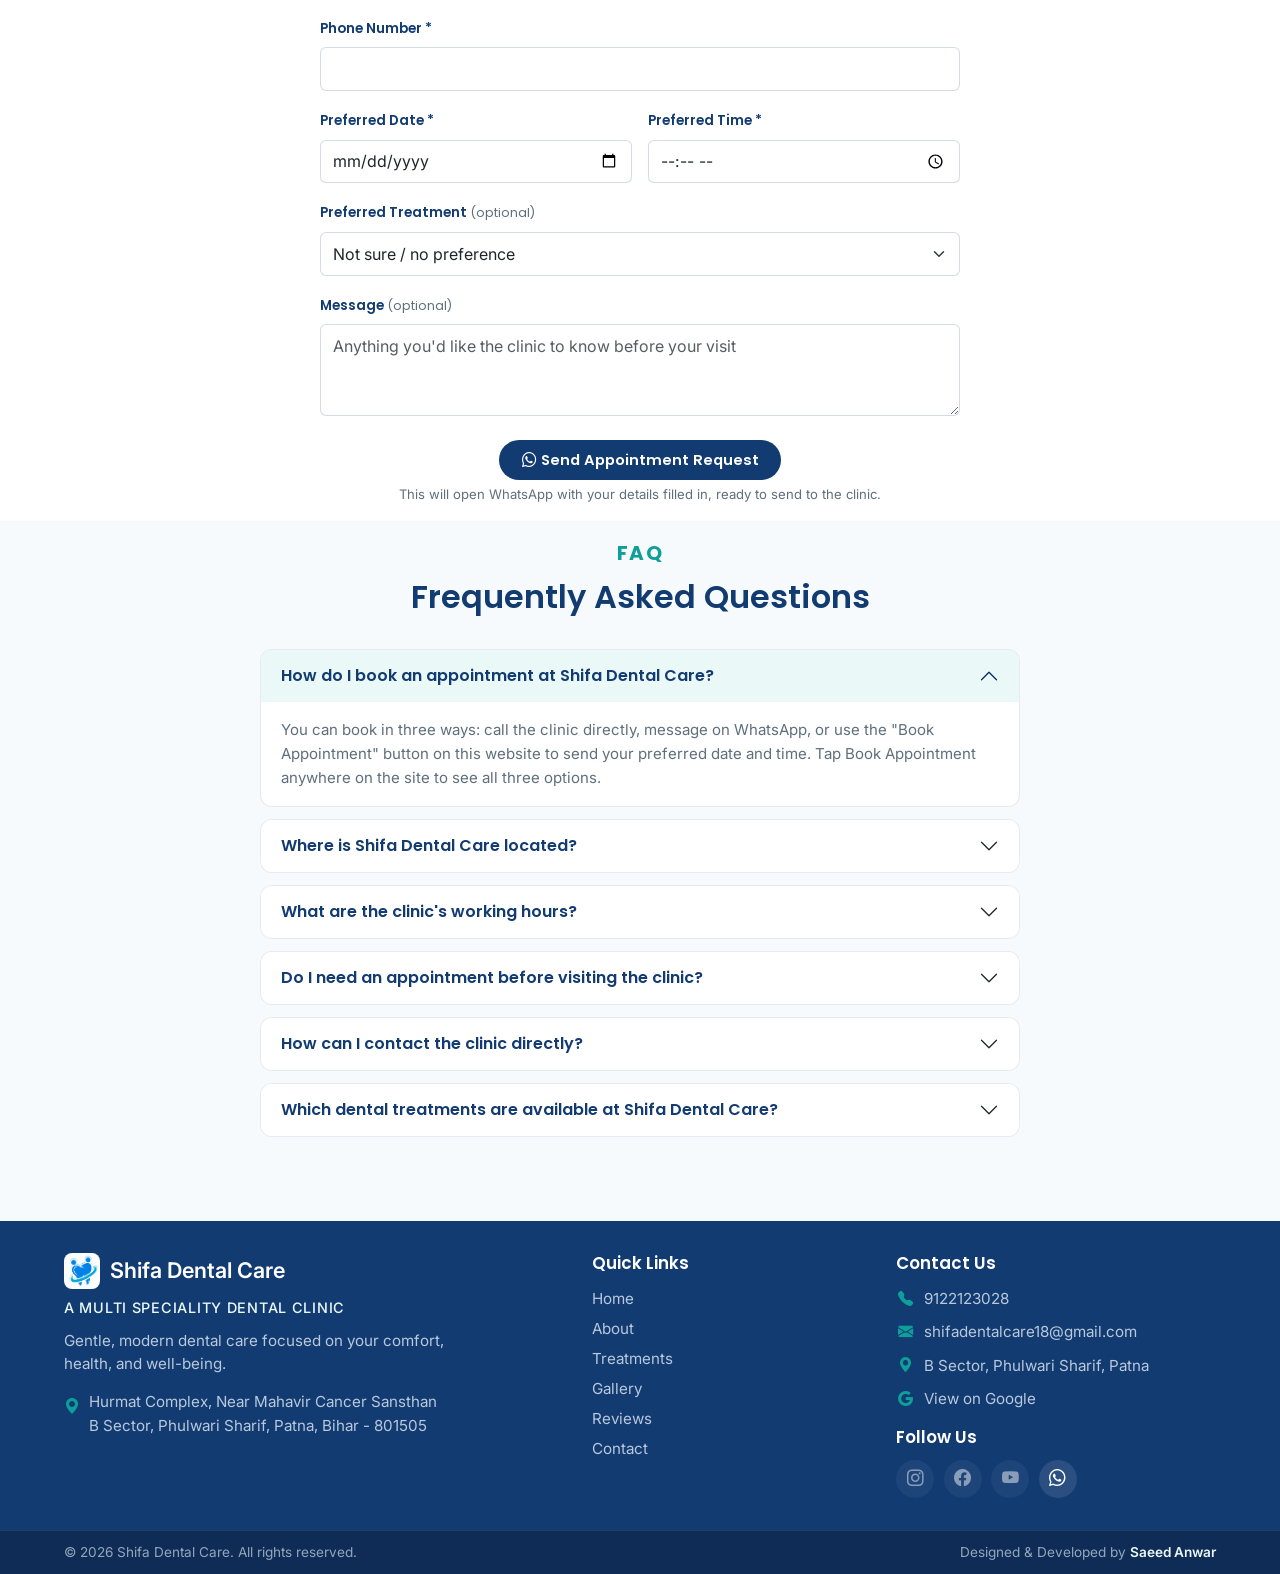
<file: contact.html>
<!doctype html>
<html lang="en">
<head>

  <!-- Basic SEO -->
  <meta charset="UTF-8">
  <meta name="viewport" content="width=device-width, initial-scale=1.0">

  <title>Contact & Book Appointment | Shifa Dental Care, Phulwari Sharif, Patna</title>

  <meta name="description" content="Contact Shifa Dental Care in Phulwari Sharif, Patna, to book a dental appointment with Dr. Sania Shakeel, B.D.S. Call, WhatsApp or visit our clinic near Mahavir Cancer Sansthan.">

  <!-- Open Graph -->
  <meta property="og:type" content="website">
  <meta property="og:site_name" content="Shifa Dental Care">
  <meta property="og:locale" content="en_IN">
  <meta property="og:title" content="Contact & Book Appointment | Shifa Dental Care, Phulwari Sharif, Patna">
  <meta property="og:description" content="Contact Shifa Dental Care in Phulwari Sharif, Patna, to book a dental appointment with Dr. Sania Shakeel, B.D.S. Call, WhatsApp or visit our clinic.">
  <meta property="og:url" content="https://saeed8271.github.io/shifa_dental_care/contact.html">
  <meta property="og:image" content="https://raw.githubusercontent.com/Saeed8271/Shifa-Dental-Care/main/images/logo/shifa-dental-care-logo.png">
  <meta property="og:image:alt" content="logo of Shifa Dental Care in Phulwari Sharif, Patna">

  <meta property="og:image:type" content="image/png">
  <meta property="og:image:width" content="1254">
  <meta property="og:image:height" content="1254">

  <!-- Twitter / X -->
  <meta name="twitter:card" content="summary_large_image">
  <meta name="twitter:title" content="Contact & Book Appointment | Shifa Dental Care, Phulwari Sharif, Patna">
  <meta name="twitter:description" content="Contact Shifa Dental Care in Phulwari Sharif, Patna, to book a dental appointment with Dr. Sania Shakeel, B.D.S. Call, WhatsApp or visit our clinic.">
  <meta name="twitter:image" content="https://saeed8271.github.io/shifa_dental_care/images/logo/shifa-dental-care-logo.png">
  <meta name="twitter:image:alt" content="Shifa Dental Care in Phulwari Sharif, Patna">
  <meta name="twitter:url" content="https://saeed8271.github.io/shifa_dental_care/contact.html">

  <!-- Google Fonts -->
  <link rel="preconnect" href="https://fonts.googleapis.com">
  <link rel="preconnect" href="https://fonts.gstatic.com" crossorigin>
  <link href="https://fonts.googleapis.com/css2?family=Poppins:wght@500;600;700&family=Inter:wght@400;500;600&display=swap" rel="stylesheet">

  <!-- Bootstrap -->
  <link href="https://cdn.jsdelivr.net/npm/bootstrap@5.3.3/dist/css/bootstrap.min.css" rel="stylesheet">
  <link rel="stylesheet" href="https://cdn.jsdelivr.net/npm/bootstrap-icons@1.11.3/font/bootstrap-icons.min.css">

  <!-- Site CSS -->
  <link rel="stylesheet" href="css/style.css">
  <link rel="stylesheet" href="css/components.css">
  <link rel="stylesheet" href="css/contact.css">
  <link rel="stylesheet" href="css/responsive.css">

  <!-- Favicon -->
  <link rel="icon" type="image/png" href="images/logo/shifa-dental-care-logo.png">

  <!-- Canonical -->
  <link rel="canonical" href="https://saeed8271.github.io/shifa_dental_care/contact.html">

</head>

<body class="contact-page">

  <a class="skip-link" href="#main-content">Skip to main content</a>

  <header id="site-header"></header>

  <main id="main-content">

    <section class="contact-page-hero">
      <div class="container site-container text-center">
        <span class="section-eyebrow">Contact Us</span>
        <h1>Contact & Book an Appointment</h1>
        <p class="hero-lead mx-auto">
          Reach Shifa Dental Care in Phulwari Sharif, Patna by phone, WhatsApp, or the
          appointment form below — whichever is easiest for you.
        </p>
      </div>
    </section>

    <!-- Quick contact cards -->
    <section class="site-section">
      <div class="container site-container">
        <div class="contact-info-grid">
          <div class="contact-info-card">
            <i class="bi bi-telephone-fill"></i>
            <h3>Call the Clinic</h3>
            <p><a href="tel:9122123028">9122123028</a></p>
          </div>
          <div class="contact-info-card">
            <i class="bi bi-whatsapp"></i>
            <h3>WhatsApp</h3>
            <p><a href="https://wa.me/919122123028" target="_blank" rel="noopener noreferrer">9122123028</a></p>
          </div>
          <div class="contact-info-card">
            <i class="bi bi-envelope-fill"></i>
            <h3>Email</h3>
            <p><a href="mailto:shifadentalcare18@gmail.com">shifadentalcare18@gmail.com</a></p>
          </div>
        </div>

        <div class="text-center">
          <button type="button" class="btn btn-clinic-primary btn-lg"
                  data-bs-toggle="modal" data-bs-target="#appointmentModal">
            Book Appointment
          </button>
        </div>
      </div>
    </section>

    <!-- Location + Hours + Map -->
    <section class="site-section site-section--muted" id="location">
      <div class="container site-container">
        <div class="location-preview-grid">
          <div class="location-preview-content fade-up">
            <span class="section-eyebrow">Visit Us</span>
            <h2>Address &amp; Clinic Hours</h2>
            <p class="location-preview-address">
              <i class="bi bi-geo-alt-fill"></i>
              Hurmat Complex, Near Mahavir Cancer Sansthan, B Sector,<br>
              Phulwari Sharif, Patna, Bihar – 801505
            </p>

            <table class="hours-table" id="hours-table">
              <tbody>
                <tr><td>Monday</td><td>10:00 AM – 8:00 PM</td></tr>
                <tr><td>Tuesday</td><td>10:00 AM – 8:00 PM</td></tr>
                <tr><td>Wednesday</td><td>10:00 AM – 8:00 PM</td></tr>
                <tr><td>Thursday</td><td>10:00 AM – 8:00 PM</td></tr>
                <tr><td>Friday</td><td>2:00 PM – 8:00 PM</td></tr>
                <tr><td>Saturday</td><td>10:00 AM – 8:00 PM</td></tr>
                <tr><td>Sunday</td><td>12:00 PM – 6:00 PM</td></tr>
              </tbody>
            </table>
            <p class="hours-note">Hours may vary on holidays. Please call ahead to confirm.</p>
          </div>

          <div class="location-preview-map map-embed-wrap fade-up fade-up-delay-1">
            <iframe
              src="https://www.google.com/maps/embed?pb=!1m18!1m12!1m3!1d14395.80970429912!2d85.06115220413905!3d25.57324948952938!2m3!1f0!2f0!3f0!3m2!1i1024!2i768!4f13.1!3m3!1m2!1s0x39f2a9000493bb9d%3A0x67c0c34e68716acf!2sShifa%20Dental%20Care!5e0!3m2!1sen!2sin!4v1786776245889!5m2!1sen!2sin"
              loading="lazy" referrerpolicy="strict-origin-when-cross-origin"
              title="Shifa Dental Care location on Google Maps"></iframe>
          </div>
        </div>
      </div>
    </section>

    <!-- Full Appointment Form -->
    <section class="site-section" id="book">
      <div class="container site-container">
        <div class="section-heading-block">
          <span class="section-eyebrow">Book Online</span>
          <h2>Request an Appointment</h2>
          <p class="section-heading-lead">
            Fill in your details and submit — this opens WhatsApp with your appointment
            request pre-filled to send directly to the clinic.
          </p>
        </div>

        <form id="appointmentPageForm" class="appointment-form mx-auto" style="max-width: 640px;" novalidate>
          <div class="row g-3">
            <div class="col-12">
              <label for="pageApptName" class="form-label">Patient Name *</label>
              <input type="text" class="form-control" id="pageApptName" name="name" required>
              <div class="invalid-feedback">Please enter the patient's name.</div>
            </div>

            <div class="col-12">
              <label for="pageApptPhone" class="form-label">Phone Number *</label>
              <input type="tel" class="form-control" id="pageApptPhone" name="phone"
                     pattern="[0-9+ ]{10,15}" required>
              <div class="invalid-feedback">Please enter a valid phone number.</div>
            </div>

            <div class="col-sm-6">
              <label for="pageApptDate" class="form-label">Preferred Date *</label>
              <input type="date" class="form-control" id="pageApptDate" name="date" required>
              <div class="invalid-feedback">Please choose a preferred date.</div>
            </div>

            <div class="col-sm-6">
              <label for="pageApptTime" class="form-label">Preferred Time *</label>
              <input type="time" class="form-control" id="pageApptTime" name="time" required>
              <div class="invalid-feedback">Please choose a preferred time.</div>
            </div>

            <div class="col-12">
              <label for="pageApptTreatment" class="form-label">
                Preferred Treatment <span class="appointment-form-optional-tag">(optional)</span>
              </label>
              <select class="form-select" id="pageApptTreatment" name="treatment">
                <option value="">Not sure / no preference</option>
              </select>
            </div>

            <div class="col-12">
              <label for="pageApptMessage" class="form-label">
                Message <span class="appointment-form-optional-tag">(optional)</span>
              </label>
              <textarea class="form-control" id="pageApptMessage" name="message" rows="3"
                        placeholder="Anything you'd like the clinic to know before your visit"></textarea>
            </div>
          </div>

          <div class="text-center mt-4">
            <button type="submit" class="btn btn-clinic-primary btn-lg">
              <i class="bi bi-whatsapp"></i> Send Appointment Request
            </button>
            <p class="hours-note mt-2">
              This will open WhatsApp with your details filled in, ready to send to the clinic.
            </p>
          </div>

          <div id="pageApptSuccess" class="appointment-form-success d-none">
            <i class="bi bi-check-circle-fill"></i>
            <p>WhatsApp should now be open with your request. If it didn't open, you can
               <a href="https://wa.me/919122123028" target="_blank" rel="noopener noreferrer">message us directly here</a>.</p>
          </div>
        </form>
      </div>
    </section>

    <!-- FAQ -->
    <section class="site-section site-section--muted" id="faq">
      <div class="container site-container">
        <div class="section-heading-block">
          <span class="section-eyebrow">FAQ</span>
          <h2>Frequently Asked Questions</h2>
        </div>

        <div id="faq-accordion" class="accordion faq-accordion mx-auto" style="max-width: 760px;"></div>
      </div>
    </section>

  </main>

  <footer id="site-footer"></footer>

  <!-- Bootstrap JS Bundle -->
  <script src="https://cdn.jsdelivr.net/npm/bootstrap@5.3.3/dist/js/bootstrap.bundle.min.js"></script>

  <!-- Data -->
  <script src="data/clinic.js"></script>
  <script src="data/services.js"></script>
  <script src="data/reviews.js"></script>
  <script src="data/faq.js"></script>

  <!-- Site JS -->
  <script src="js/components.js"></script>
  <script src="js/render.js"></script>
  <script src="js/appointment.js"></script>
  <script src="js/main.js"></script>

  <script>
    renderFaqAccordion("faq-accordion");
    populateTreatmentSelect("pageApptTreatment");
    preselectTreatmentFromUrl("pageApptTreatment");
    initAppointmentForm("appointmentPageForm", "pageApptSuccess");
  </script>
</body>
</html>
</file>
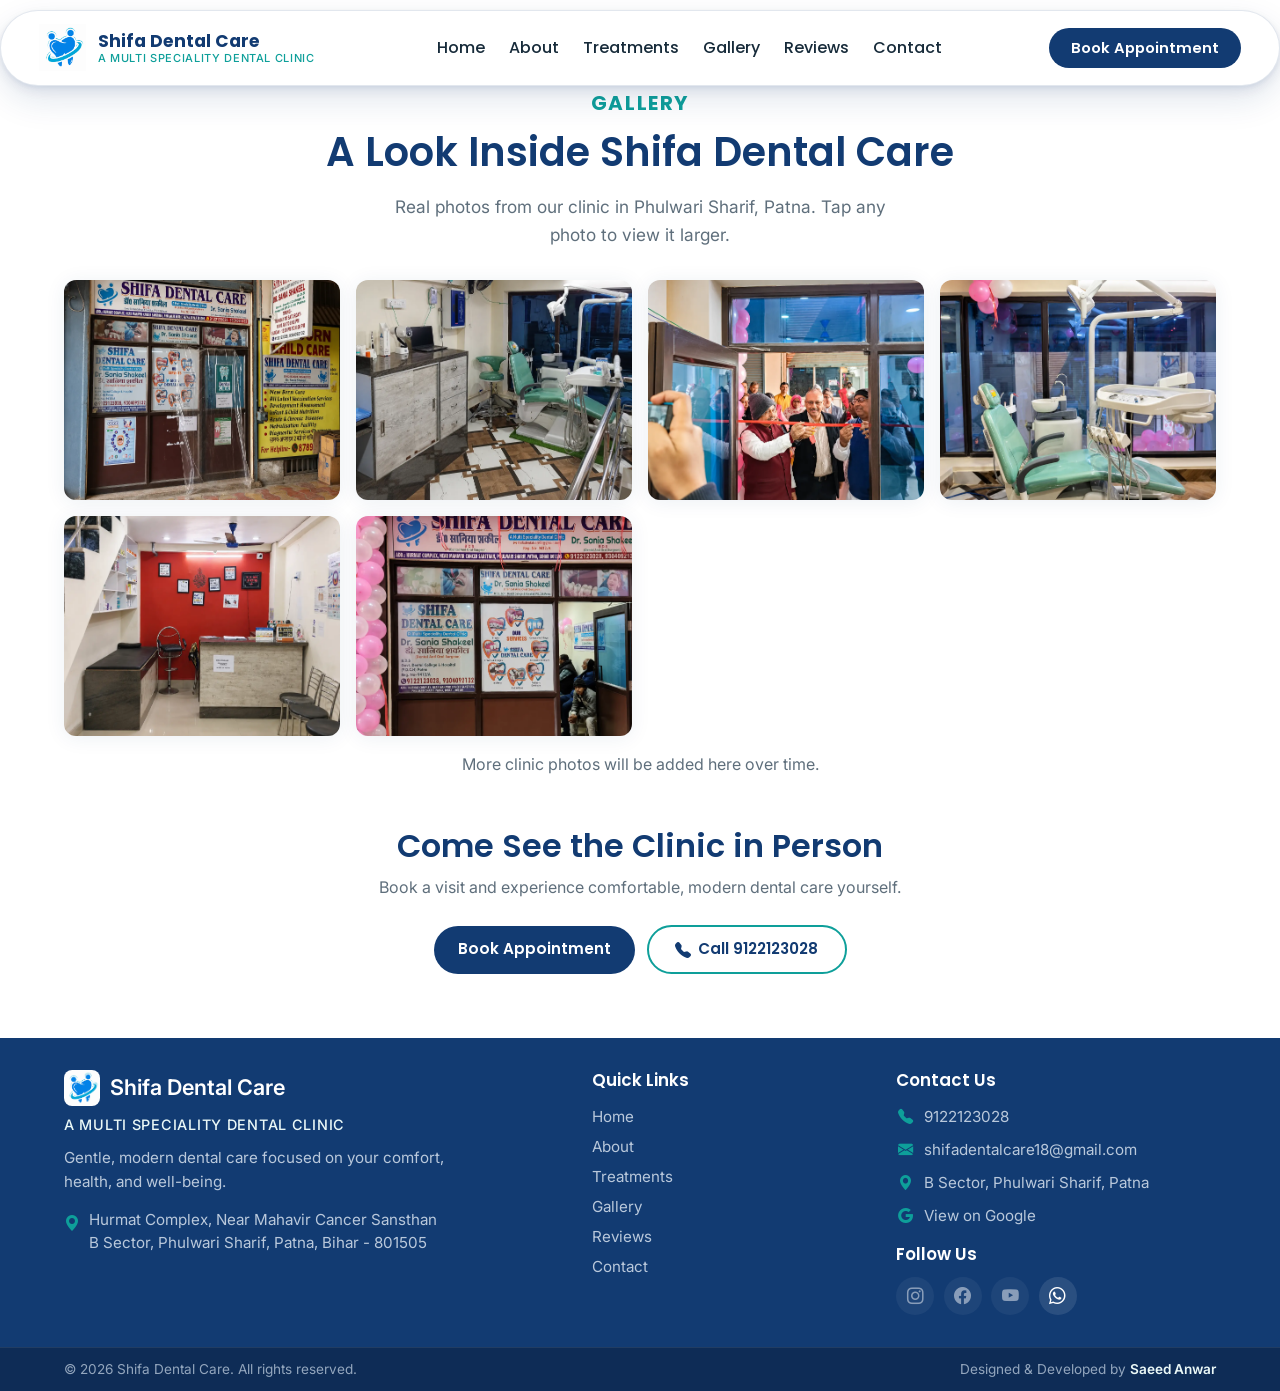
<file: gallery.html>
<!doctype html>
<html lang="en">
<head>

  <!-- Basic SEO -->
  <meta charset="UTF-8">
  <meta name="viewport" content="width=device-width, initial-scale=1.0">

  <title>Dental Clinic Gallery in Phulwari Sharif, Patna | Shifa Dental Care</title>

  <meta name="description" content="View the clinic gallery of Shifa Dental Care in Phulwari Sharif, Patna. Explore our dental clinic, treatment environment and facilities designed for comfortable and modern dental care.">

  <!-- Open Graph -->
  <meta property="og:type" content="website">
  <meta property="og:site_name" content="Shifa Dental Care">
  <meta property="og:locale" content="en_IN">
  <meta property="og:title" content="Dental Clinic Gallery in Phulwari Sharif, Patna | Shifa Dental Care">
  <meta property="og:description" content="Explore the Shifa Dental Care clinic gallery in Phulwari Sharif, Patna, including our clinic environment, facilities and modern dental care setting.">
  <meta property="og:url" content="https://saeed8271.github.io/shifa_dental_care/gallery.html">
  <meta property="og:image" content="https://raw.githubusercontent.com/Saeed8271/Shifa-Dental-Care/main/images/logo/shifa-dental-care-logo.png">
  <meta property="og:image:alt" content="logo of Shifa Dental Care in Phulwari Sharif, Patna">
  <meta property="og:image:type" content="image/png">
  <meta property="og:image:width" content="1254">
  <meta property="og:image:height" content="1254">

  <!-- Twitter / X -->
  <meta name="twitter:card" content="summary_large_image">
  <meta name="twitter:title" content="Dental Clinic Gallery in Phulwari Sharif, Patna | Shifa Dental Care">
  <meta name="twitter:description" content="Explore the Shifa Dental Care clinic gallery in Phulwari Sharif, Patna, including our clinic environment, facilities and modern dental care setting.">
  <meta name="twitter:image" content="https://saeed8271.github.io/shifa_dental_care/images/logo/shifa-dental-care-logo.png">
  <meta name="twitter:image:alt" content="Shifa Dental Care clinic in Phulwari Sharif, Patna">
  <meta name="twitter:url" content="https://saeed8271.github.io/shifa_dental_care/gallery.html">

  <!-- Google Fonts -->
  <link rel="preconnect" href="https://fonts.googleapis.com">
  <link rel="preconnect" href="https://fonts.gstatic.com" crossorigin>
  <link href="https://fonts.googleapis.com/css2?family=Poppins:wght@500;600;700&family=Inter:wght@400;500;600&display=swap" rel="stylesheet">

  <!-- Bootstrap -->
  <link href="https://cdn.jsdelivr.net/npm/bootstrap@5.3.3/dist/css/bootstrap.min.css" rel="stylesheet">
  <link rel="stylesheet" href="https://cdn.jsdelivr.net/npm/bootstrap-icons@1.11.3/font/bootstrap-icons.min.css">

  <!-- Site CSS -->
  <link rel="stylesheet" href="css/style.css">
  <link rel="stylesheet" href="css/components.css">
  <link rel="stylesheet" href="css/gallery.css">
  <link rel="stylesheet" href="css/responsive.css">

  <!-- Favicon -->
  <link rel="icon" type="image/png" href="images/logo/shifa-dental-care-logo.png">

  <!-- Canonical -->
  <link rel="canonical" href="https://saeed8271.github.io/shifa_dental_care/gallery.html">

</head>

<body>

  <a class="skip-link" href="#main-content">Skip to main content</a>

  <header id="site-header"></header>

 <main id="main-content" class="gallery-page">

    <section class="treatment-hero">
      <div class="container site-container text-center">
        <span class="section-eyebrow">Gallery</span>
        <h1>A Look Inside Shifa Dental Care</h1>
        <p class="hero-lead mx-auto">
          Real photos from our clinic in Phulwari Sharif, Patna. Tap any photo to view it larger.
        </p>
      </div>
    </section>

    <section class="site-section">
      <div class="container site-container">
        <div id="gallery-full-grid" class="gallery-grid"></div>
        <p class="text-center hours-note mt-4">More clinic photos will be added here over time.</p>
      </div>
    </section>

    <section class="final-cta-section">
      <div class="container site-container">
        <h2>Come See the Clinic in Person</h2>
        <p>Book a visit and experience comfortable, modern dental care yourself.</p>
        <div class="final-cta-actions">
          <button type="button" class="btn btn-clinic-primary btn-lg"
                  data-bs-toggle="modal" data-bs-target="#appointmentModal">
            Book Appointment
          </button>
          <a href="tel:9122123028" class="btn btn-clinic-outline-light btn-lg">
            <i class="bi bi-telephone-fill"></i> Call 9122123028
          </a>
        </div>
      </div>
    </section>

  </main>

  <footer id="site-footer"></footer>

  <!-- Bootstrap JS Bundle -->
  <script src="https://cdn.jsdelivr.net/npm/bootstrap@5.3.3/dist/js/bootstrap.bundle.min.js"></script>

  <!-- Data -->
  <script src="data/clinic.js"></script>
  <script src="data/services.js"></script>
  <script src="data/reviews.js"></script>
  <script src="data/faq.js"></script>

  <!-- Site JS -->
  <script src="js/components.js"></script>
  <script src="js/render.js"></script>
  <script src="js/appointment.js"></script>
  <script src="js/main.js"></script>

  <script>
    renderGallery("gallery-full-grid");
  </script>
</body>
</html>
</file>
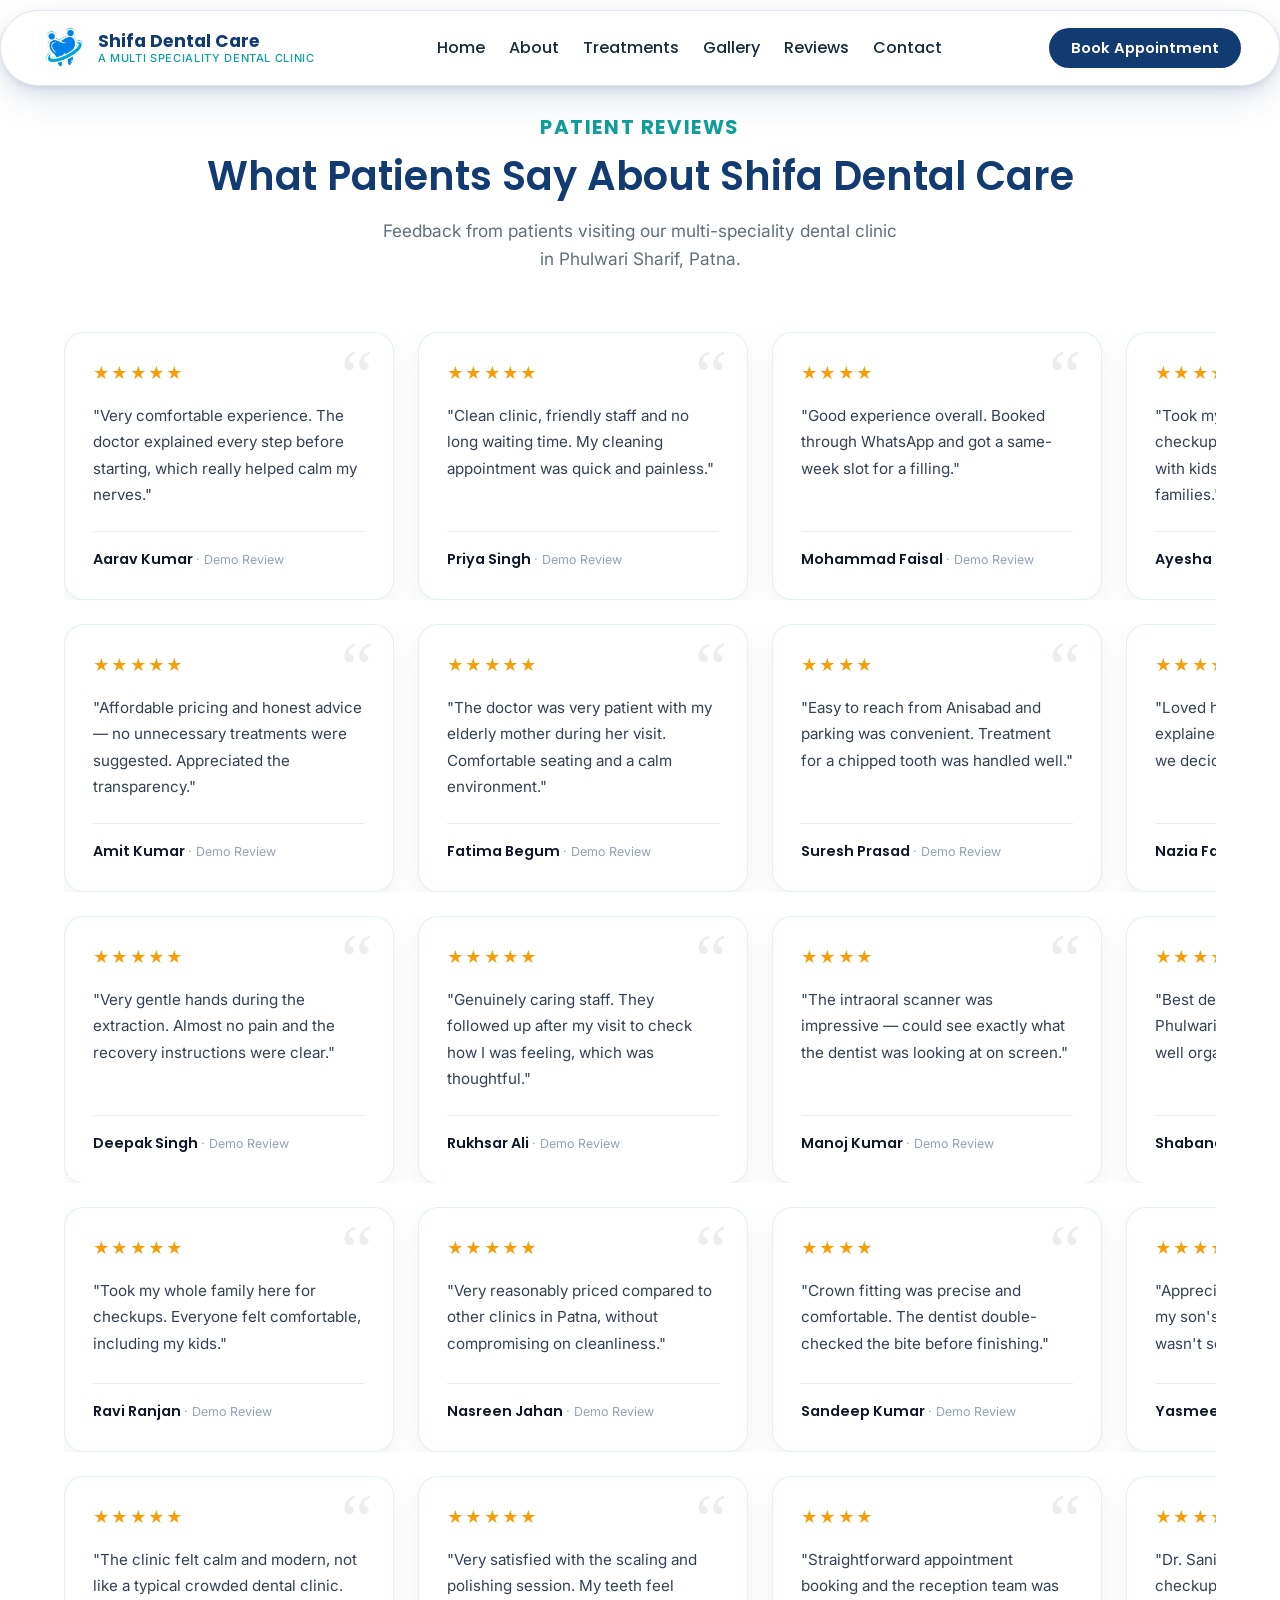
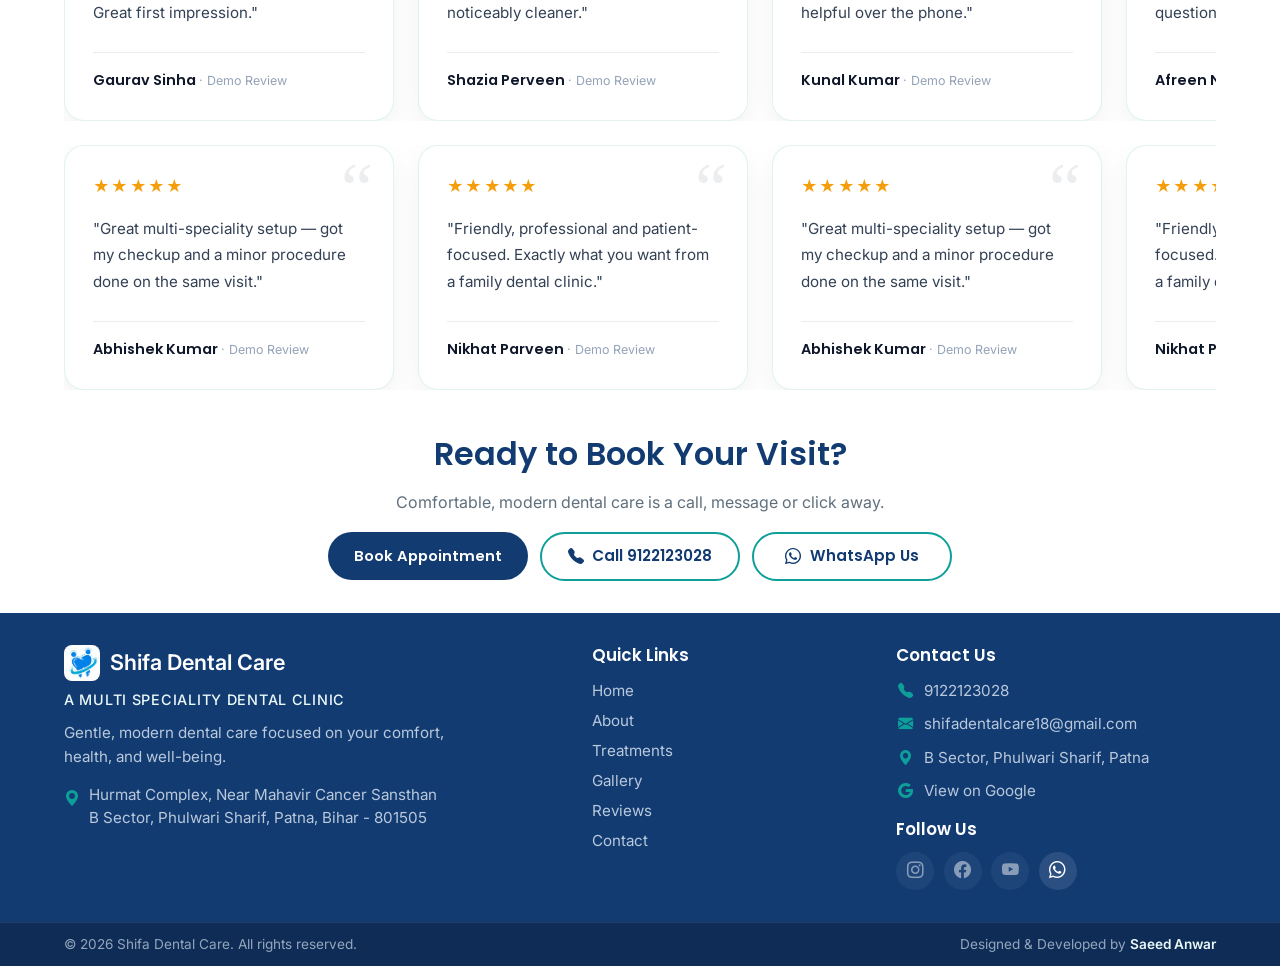
<file: reviews.html>
<!doctype html>
<html lang="en">
<head>

  <!-- =======================================================
       BASIC SEO
       ======================================================= -->

  <meta charset="UTF-8">
  <meta name="viewport" content="width=device-width, initial-scale=1.0">

  <title>Patient Reviews | Shifa Dental Care, Phulwari Sharif, Patna</title>

  <meta
    name="description"
    content="Read patient reviews of Shifa Dental Care in Phulwari Sharif, Patna, led by Dr. Sania Shakeel, B.D.S. See what patients say about their dental care experience at our clinic."
  >


  <!-- =======================================================
       OPEN GRAPH
       ======================================================= -->

  <meta property="og:type" content="website">
  <meta property="og:site_name" content="Shifa Dental Care">
  <meta property="og:locale" content="en_IN">

  <meta
    property="og:title"
    content="Patient Reviews | Shifa Dental Care, Phulwari Sharif, Patna"
  >

  <meta
    property="og:description"
    content="Read patient reviews of Shifa Dental Care in Phulwari Sharif, Patna, led by Dr. Sania Shakeel, B.D.S. See what patients say about their dental care experience."
  >

  <meta
    property="og:url"
    content="https://saeed8271.github.io/shifa_dental_care/reviews.html"
  >

 <meta
   property="og:image" 
   content="https://raw.githubusercontent.com/Saeed8271/Shifa-Dental-Care/main/images/logo/shifa-dental-care-logo.png"
   >
  <meta 
    property="og:image:alt"
    content="logo of Shifa Dental Care in Phulwari Sharif, Patna"
    >


  <meta property="og:image:type" content="image/png">
  <meta property="og:image:width" content="1254">
  <meta property="og:image:height" content="1254">


  <!-- =======================================================
       TWITTER / X
       ======================================================= -->

  <meta name="twitter:card" content="summary_large_image">

  <meta
    name="twitter:title"
    content="Patient Reviews | Shifa Dental Care, Phulwari Sharif, Patna"
  >

  <meta
    name="twitter:description"
    content="Read patient reviews of Shifa Dental Care in Phulwari Sharif, Patna, and learn about patients' experiences with our dental care."
  >

  <meta
    name="twitter:image"
    content="https://saeed8271.github.io/shifa_dental_care/images/logo/shifa-dental-care-logo.png"
  >

  <meta
    name="twitter:image:alt"
    content="Shifa Dental Care in Phulwari Sharif, Patna"
  >

  <meta
    name="twitter:url"
    content="https://saeed8271.github.io/shifa_dental_care/reviews.html"
  >


  <!-- =======================================================
       GOOGLE FONTS
       ======================================================= -->

  <link rel="preconnect" href="https://fonts.googleapis.com">

  <link
    rel="preconnect"
    href="https://fonts.gstatic.com"
    crossorigin
  >

  <link
    href="https://fonts.googleapis.com/css2?family=Poppins:wght@500;600;700&family=Inter:wght@400;500;600&display=swap"
    rel="stylesheet"
  >


  <!-- =======================================================
       BOOTSTRAP
       ======================================================= -->

  <link
    href="https://cdn.jsdelivr.net/npm/bootstrap@5.3.3/dist/css/bootstrap.min.css"
    rel="stylesheet"
  >

  <link
    rel="stylesheet"
    href="https://cdn.jsdelivr.net/npm/bootstrap-icons@1.11.3/font/bootstrap-icons.min.css"
  >


  <!-- =======================================================
       SITE CSS
       ======================================================= -->

  <link rel="stylesheet" href="css/style.css">
  <link rel="stylesheet" href="css/components.css">
  <link rel="stylesheet" href="css/responsive.css">
  <link rel="stylesheet" href="css/reviews.css">


  <!-- =======================================================
       FAVICON
       ======================================================= -->

  <link
    rel="icon"
    type="image/png"
    href="images/logo/shifa-dental-care-logo.png"
  >


  <!-- =======================================================
       CANONICAL
       ======================================================= -->

  <link
    rel="canonical"
    href="https://saeed8271.github.io/shifa_dental_care/reviews.html"
  >

</head>


<body>

  <!-- =======================================================
       ACCESSIBILITY
       ======================================================= -->

  <a class="skip-link" href="#main-content">
    Skip to main content
  </a>


  <!-- =======================================================
       SITE HEADER
       ======================================================= -->

  <header id="site-header"></header>


  <!-- =======================================================
       MAIN CONTENT
       ======================================================= -->

  <main id="main-content" class="reviews-page">


    <!-- =====================================================
         REVIEWS HERO
         ===================================================== -->

    <section class="reviews-page-hero">

      <div class="container site-container text-center">

        <span class="section-eyebrow">
          Patient Reviews
        </span>

        <h1>
          What Patients Say About Shifa Dental Care
        </h1>

        <p class="hero-lead mx-auto">
          Feedback from patients visiting our multi-speciality
          dental clinic in Phulwari Sharif, Patna.
        </p>

      </div>

    </section>


    <!-- =====================================================
         REVIEWS SECTION
         -----------------------------------------------------
         Reviews are rendered dynamically by reviews.js.
         Demo reviews are currently used for layout preview
         and will later be replaced with client-approved
         patient reviews.
         ===================================================== -->

    <section class="site-section reviews-section">

      <div class="container site-container">

        <div id="reviews-grid"></div>

      </div>

    </section>


    <!-- =====================================================
         FINAL CTA
         ===================================================== -->

    <section class="final-cta-section">

      <div class="container site-container">

        <h2>
          Ready to Book Your Visit?
        </h2>

        <p>
          Comfortable, modern dental care is a call, message
          or click away.
        </p>

        <div class="final-cta-actions">

          <!-- Book Appointment -->

          <button
            type="button"
            class="btn btn-clinic-primary btn-lg"
            data-bs-toggle="modal"
            data-bs-target="#appointmentModal"
          >
            Book Appointment
          </button>


          <!-- Call -->

          <a
            href="tel:9122123028"
            class="btn btn-clinic-outline-light btn-lg"
          >
            <i class="bi bi-telephone-fill"></i>
            Call 9122123028
          </a>


          <!-- WhatsApp -->

          <a
            href="https://wa.me/919122123028"
            target="_blank"
            rel="noopener noreferrer"
            class="btn btn-clinic-outline-light btn-lg"
          >
            <i class="bi bi-whatsapp"></i>
            WhatsApp Us
          </a>

        </div>

      </div>

    </section>


  </main>


  <!-- =======================================================
       SITE FOOTER
       ======================================================= -->

  <footer id="site-footer"></footer>


  <!-- =======================================================
       BOOTSTRAP JS
       ======================================================= -->

  <script
    src="https://cdn.jsdelivr.net/npm/bootstrap@5.3.3/dist/js/bootstrap.bundle.min.js"
  ></script>


  <!-- =======================================================
       DATA
       ======================================================= -->

  <script src="data/clinic.js"></script>
  <script src="data/services.js"></script>
  <script src="data/reviews.js"></script>
  <script src="data/faq.js"></script>


  <!-- =======================================================
       SITE JS
       ======================================================= -->

  <script src="js/components.js"></script>
  <script src="js/render.js"></script>
  <script src="js/appointment.js"></script>
  <script src="js/main.js"></script>


  <!-- =======================================================
       REVIEWS INITIALIZATION
       ======================================================= -->

  <script>
    renderReviews("reviews-grid");
  </script>

</body>
</html>
</file>
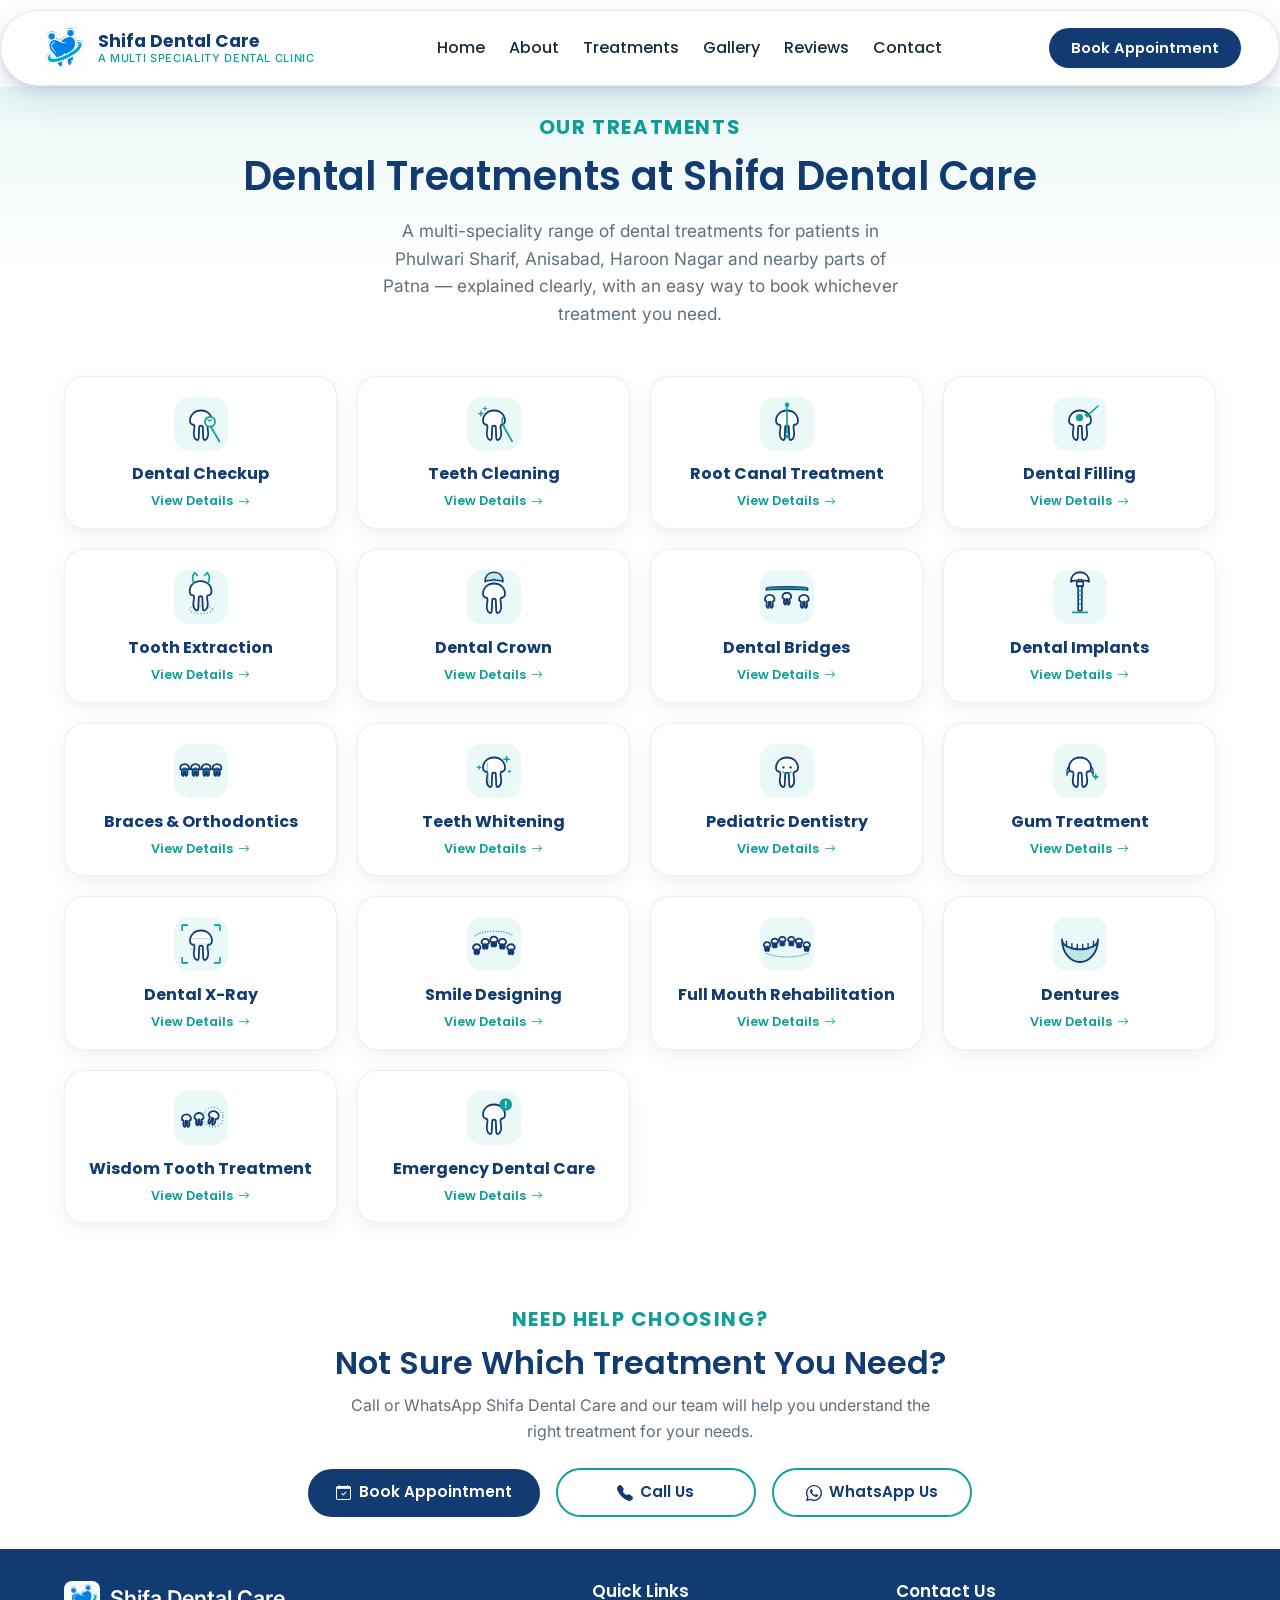
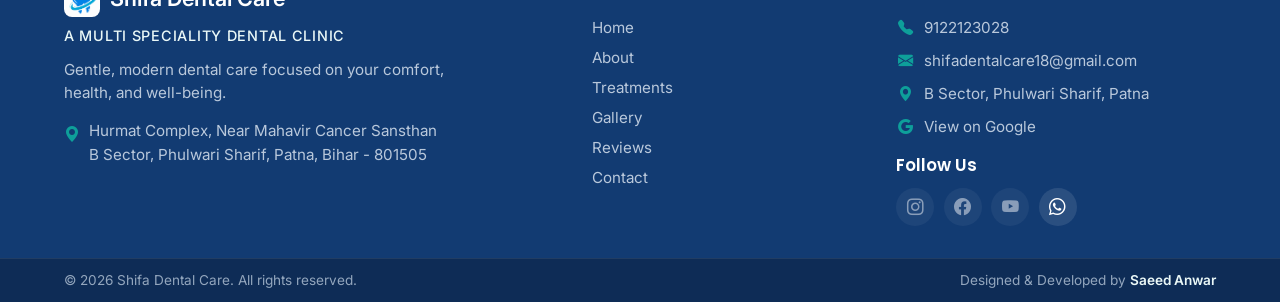
<file: treatments.html>
<!doctype html>
<html lang="en">
<head>

  <!-- =======================================================
       BASIC SEO
       ======================================================= -->

  <meta charset="UTF-8">
  <meta name="viewport" content="width=device-width, initial-scale=1.0">

  <title>
    Dental Treatments & Services in Phulwari Sharif, Patna |
    Shifa Dental Care
  </title>

  <meta
    name="description"
    content="Explore dental treatments and services at Shifa Dental Care in Phulwari Sharif, Patna, led by Dr. Sania Shakeel, B.D.S. From preventive and restorative care to cosmetic and general dentistry."
  >


  <!-- =======================================================
       OPEN GRAPH
       ======================================================= -->

  <meta property="og:type" content="website">
  <meta property="og:site_name" content="Shifa Dental Care">
  <meta property="og:locale" content="en_IN">

  <meta
    property="og:title"
    content="Dental Treatments & Services in Phulwari Sharif, Patna | Shifa Dental Care"
  >

  <meta
    property="og:description"
    content="Explore dental treatments and services at Shifa Dental Care in Phulwari Sharif, Patna, led by Dr. Sania Shakeel, B.D.S."
  >

  <meta
    property="og:url"
    content="https://saeed8271.github.io/shifa_dental_care/treatments.html"
  >

  <meta 
    property="og:image" 
    content="https://raw.githubusercontent.com/Saeed8271/Shifa-Dental-Care/main/images/logo/shifa-dental-care-logo.png"
    >
  <meta 
    property="og:image:alt" 
    content="logo of Shifa Dental Care in Phulwari Sharif, Patna"
    >


  <meta property="og:image:type" content="image/png">
  <meta property="og:image:width" content="1254">
  <meta property="og:image:height" content="1254">


  <!-- =======================================================
       TWITTER / X
       ======================================================= -->

  <meta name="twitter:card" content="summary_large_image">

  <meta
    name="twitter:title"
    content="Dental Treatments & Services in Phulwari Sharif, Patna | Shifa Dental Care"
  >

  <meta
    name="twitter:description"
    content="Explore dental treatments and services at Shifa Dental Care in Phulwari Sharif, Patna, led by Dr. Sania Shakeel, B.D.S."
  >

  <meta
    name="twitter:image"
    content="https://saeed8271.github.io/shifa_dental_care/images/logo/shifa-dental-care-logo.png"
  >

  <meta
    name="twitter:image:alt"
    content="Shifa Dental Care in Phulwari Sharif, Patna"
  >

  <meta
    name="twitter:url"
    content="https://saeed8271.github.io/shifa_dental_care/treatments.html"
  >


  <!-- =======================================================
       GOOGLE FONTS
       ======================================================= -->

  <link rel="preconnect" href="https://fonts.googleapis.com">

  <link
    rel="preconnect"
    href="https://fonts.gstatic.com"
    crossorigin
  >

  <link
    href="https://fonts.googleapis.com/css2?family=Poppins:wght@500;600;700&family=Inter:wght@400;500;600&display=swap"
    rel="stylesheet"
  >


  <!-- =======================================================
       BOOTSTRAP
       ======================================================= -->

  <link
    href="https://cdn.jsdelivr.net/npm/bootstrap@5.3.3/dist/css/bootstrap.min.css"
    rel="stylesheet"
  >

  <link
    rel="stylesheet"
    href="https://cdn.jsdelivr.net/npm/bootstrap-icons@1.11.3/font/bootstrap-icons.min.css"
  >


  <!-- =======================================================
       SITE CSS
       ======================================================= -->

  <link rel="stylesheet" href="css/style.css">
  <link rel="stylesheet" href="css/components.css">
  <link rel="stylesheet" href="css/treatments.css">
  <link rel="stylesheet" href="css/responsive.css">


  <!-- =======================================================
       FAVICON
       ======================================================= -->

  <link
    rel="icon"
    type="image/png"
    href="images/logo/shifa-dental-care-logo.png"
  >


  <!-- =======================================================
       CANONICAL
       ======================================================= -->

  <link
    rel="canonical"
    href="https://saeed8271.github.io/shifa_dental_care/treatments.html"
  >

</head>


<body class="treatments-page">

  <!-- =======================================================
       ACCESSIBILITY
       ======================================================= -->

  <a
    class="skip-link"
    href="#main-content"
  >
    Skip to main content
  </a>


  <!-- =======================================================
       SITE HEADER
       ======================================================= -->

  <header id="site-header"></header>


  <!-- =======================================================
       MAIN CONTENT
       ======================================================= -->

  <main id="main-content" class="treatments-page">


    <!-- =====================================================
         TREATMENT HERO
         ===================================================== -->

    <section class="treatment-hero">

      <div class="container site-container text-center">

        <span class="section-eyebrow">
          Our Treatments
        </span>

        <h1>
          Dental Treatments at Shifa Dental Care
        </h1>

        <p class="hero-lead mx-auto">
          A multi-speciality range of dental treatments for
          patients in Phulwari Sharif, Anisabad, Haroon Nagar
          and nearby parts of Patna — explained clearly, with
          an easy way to book whichever treatment you need.
        </p>

      </div>

    </section>


    <!-- =====================================================
         ALL TREATMENTS
         ===================================================== -->

    <section class="site-section">

      <div class="container site-container">

        <div
          id="treatments-full-grid"
          class="service-grid"
        ></div>

      </div>

    </section>


    <!-- =====================================================
         FINAL CTA
         ===================================================== -->

    <section class="final-cta-section">

      <div class="container site-container">

        <div class="final-cta-content">

          <span class="section-eyebrow">
            Need Help Choosing?
          </span>

          <h2>
            Not Sure Which Treatment You Need?
          </h2>

          <p>
            Call or WhatsApp Shifa Dental Care and our team
            will help you understand the right treatment
            for your needs.
          </p>

        </div>


        <!-- CTA ACTIONS -->

        <div class="final-cta-actions">


          <!-- ===============================================
               BOOK APPOINTMENT
               =============================================== -->

          <button
            type="button"
            class="btn btn-clinic-primary btn-lg"
            data-bs-toggle="modal"
            data-bs-target="#appointmentModal"
          >

            <i class="bi bi-calendar-check"></i>

            <span>
              Book Appointment
            </span>

          </button>


          <!-- ===============================================
               CALL
               =============================================== -->

          <a
            href="tel:9122123028"
            class="btn btn-clinic-outline-light btn-lg"
          >

            <i class="bi bi-telephone-fill"></i>

            <span>
              Call Us
            </span>

          </a>


          <!-- ===============================================
               WHATSAPP
               =============================================== -->

          <a
            href="https://wa.me/919122123028"
            target="_blank"
            rel="noopener noreferrer"
            class="btn btn-clinic-outline-light btn-lg"
          >

            <i class="bi bi-whatsapp"></i>

            <span>
              WhatsApp Us
            </span>

          </a>


        </div>

      </div>

    </section>


  </main>


  <!-- =======================================================
       SITE FOOTER
       ======================================================= -->

  <footer id="site-footer"></footer>


  <!-- =======================================================
       BOOTSTRAP JS BUNDLE
       ======================================================= -->

  <script
    src="https://cdn.jsdelivr.net/npm/bootstrap@5.3.3/dist/js/bootstrap.bundle.min.js"
  ></script>


  <!-- =======================================================
       DATA
       ======================================================= -->

  <script src="data/clinic.js"></script>
  <script src="data/services.js"></script>
  <script src="data/reviews.js"></script>
  <script src="data/faq.js"></script>


  <!-- =======================================================
       SITE JS
       ======================================================= -->

  <script src="js/components.js"></script>
  <script src="js/render.js"></script>
  <script src="js/appointment.js"></script>
  <script src="js/main.js"></script>


  <!-- =======================================================
       PAGE INITIALIZATION
       ======================================================= -->

  <script>
    renderTreatmentsGrid("treatments-full-grid");
  </script>


</body>
</html>
</file>
<file: css/style.css>
/* =========================================================
   STYLE.CSS
   Global design tokens, base typography, and foundational
   styles for the Shifa Dental Care website.
   This file should rarely need color/spacing values hardcoded
   elsewhere — everything pulls from the CSS variables below.
   ========================================================= */

:root {
  /* ---- Brand colors ---- */
  --color-deep-blue: #123B72;
  --color-teal: #0E9F9A;
  --color-teal-light: #EAF8F7;
  --color-white: #FFFFFF;
  --color-section-bg: #F6FAFC;
  --color-text-primary: #172B3A;
  --color-text-muted: #5F6F7C;
  --color-accent-orange: #F28C28;

  /* ---- Fonts ---- */
  --font-heading: "Poppins", sans-serif;
  --font-body: "Inter", sans-serif;

  /* ---- Radius ---- */
  --radius-sm: 6px;
  --radius-md: 12px;
  --radius-lg: 20px;
  --radius-pill: 999px;

  /* ---- Shadows ---- */
  --shadow-soft: 0 2px 20px rgba(18, 59, 114, 0.08);
  --shadow-card: 0 6px 28px rgba(18, 59, 114, 0.10);

  /* ---- Layout ---- */
  --container-max: 1200px;

  /* ---- Spacing scale ---- */
  --space-xs: 0.5rem;
  --space-sm: 1rem;
  --space-md: 1.5rem;
  --space-lg: 2rem;
  --space-xl: 3rem;
  --space-2xl: 4.5rem;
}

/* ---------------------------------------------------------
   Base element styles
   --------------------------------------------------------- */

* {
  box-sizing: border-box;
}

body {
  font-family: var(--font-body);
  color: var(--color-text-primary);
  background-color: var(--color-white);
  line-height: 1.6;
  -webkit-font-smoothing: antialiased;
}

h1, h2, h3, h4, h5, h6 {
  font-family: var(--font-heading);
  color: var(--color-deep-blue);
  font-weight: 600;
  line-height: 1.25;
  margin-bottom: var(--space-sm);
}

p {
  color: var(--color-text-muted);
  margin-bottom: var(--space-sm);
}

a {
  color: var(--color-teal);
  text-decoration: none;
  transition: color 0.2s ease;
}

a:hover {
  color: var(--color-deep-blue);
}

img {
  max-width: 100%;
  height: auto;
  display: block;
}

/* ---------------------------------------------------------
   Layout utilities
   --------------------------------------------------------- */

.site-section {
  padding-top: var(--space-2xl);
  padding-bottom: var(--space-2xl);
}

.site-section--muted {
  background-color: var(--color-section-bg);
}

.site-container {
  max-width: var(--container-max);
  margin-left: auto;
  margin-right: auto;
  padding-left: var(--space-md);
  padding-right: var(--space-md);
}

.section-eyebrow {
  display: inline-block;
  font-family: var(--font-heading);
  font-size: 0.8rem;
  font-weight: 600;
  letter-spacing: 0.08em;
  text-transform: uppercase;
  color: var(--color-teal);
  margin-bottom: var(--space-xs);
}

/* ---------------------------------------------------------
   Buttons (base — refined further in components.css)
   --------------------------------------------------------- */

.btn-clinic-primary {
  font-family: var(--font-heading);
  font-weight: 600;
  border-radius: var(--radius-pill);
  background-color: var(--color-deep-blue);
  color: var(--color-white);
  border: none;
}

.btn-clinic-primary:hover {
  background-color: var(--color-teal);
  color: var(--color-white);
}

.btn-clinic-secondary {
  font-family: var(--font-heading);
  font-weight: 600;
  border-radius: var(--radius-pill);
  background-color: transparent;
  color: var(--color-deep-blue);
  border: 1.5px solid var(--color-teal);
}

.btn-clinic-secondary:hover {
  background-color: var(--color-teal-light);
}

/* ---------------------------------------------------------
   Skip link (accessibility)
   --------------------------------------------------------- */

.skip-link {
  position: absolute;
  left: -999px;
  top: auto;
  background: var(--color-deep-blue);
  color: var(--color-white);
  padding: 0.75rem 1.25rem;
  z-index: 2000;
  border-radius: var(--radius-sm);
}

.skip-link:focus {
  left: var(--space-sm);
  top: var(--space-sm);
}
</file>
<file: css/components.css>
/* =========================================================
   COMPONENTS.CSS
   Styles for reusable UI components used across the site.
   Navbar, footer, mobile action bar, and appointment modal are
   fully styled in this phase (Phase 11 Fix). Service/doctor/
   review cards remain structural placeholders — full visual
   design comes with the homepage in Phase 12.

   NOTE: Gallery grid, lightbox, and mobile swipe slider styles
   have been moved to gallery.css — link it alongside this file
   wherever a gallery is used.

   NOTE: Location/hours preview, contact page cards, and the
   appointment form styles have been moved to contact.css —
   link it alongside this file wherever those components are
   used (contact.html and the homepage).
   ========================================================= */


/* ---------------------------------------------------------
   Navbar — Floating Capsule (Slim)
   --------------------------------------------------------- */

.site-navbar {
  width: auto;
  margin: 0 auto;

  background: var(--color-white);

  border: 1px solid rgba(18, 59, 114, 0.12);
  border-radius: 999px;

  box-shadow:
    0 14px 34px rgba(18, 59, 114, 0.12),
    0 5px 14px rgba(18, 59, 114, 0.08),
    0 2px 5px rgba(18, 59, 114, 0.07);

  padding-top: 0.55rem;
  padding-bottom: 0.55rem;

  /* `position: sticky` isn't holding on this site (some ancestor
     is quietly breaking it), so the navbar is pinned with
     `fixed` instead — this always stays put regardless of any
     parent element's overflow/transform settings. Because
     `fixed` takes the navbar out of the normal document flow,
     the matching space is reserved separately via `body`
     padding-top below (kept in sync precisely by JS in main.js). */
  position: fixed;
  top: 0.6rem;
  left: 0;
  right: 0;

  z-index: 1000;

  transition:
    box-shadow 0.35s ease,
    transform 0.35s ease,
    border-color 0.35s ease,
    width 0.35s ease,
    top 0.35s ease,
    margin 0.35s ease,
    border-radius 0.35s ease;

  animation: navbarEnter 0.6s cubic-bezier(0.22, 1, 0.36, 1) both;
}


/* ---------------------------------------------------------
   Navbar Spacing Fallback

   Since the navbar is `position: fixed` (out of normal flow),
   the page needs reserved space at the top so content doesn't
   render underneath it. These values approximate the navbar's
   rendered height at each breakpoint as a safe fallback for the
   first paint — main.js (initNavbarScrollState) then measures
   the real navbar and sets this precisely.
   --------------------------------------------------------- */

body {
  padding-top: 78px;
}

@media (max-width: 991.98px) {
  body {
    padding-top: 68px;
  }
}

@media (max-width: 575.98px) {
  body {
    padding-top: 58px;
  }
}


/* ---------------------------------------------------------
   Navbar — Full-Width "Stuck" State

   Added via JS (initNavbarScrollState in main.js) once the
   page has been scrolled, so the floating capsule turns into
   a full-width bar that stays fixed at the top and covers the
   entire width of the screen on both desktop and mobile.

   This selector has higher specificity than the plain
   `.site-navbar` rule (including inside the tablet/mobile
   breakpoints below), so one rule here is enough to override
   the capsule shape at every screen size.
   --------------------------------------------------------- */

.site-navbar.is-scrolled {
  top: 0;
  width: 100%;
  margin: 0;
  border-radius: 0;
  border-left: none;
  border-right: none;
  border-top: none;

  box-shadow:
    0 8px 24px rgba(18, 59, 114, 0.12),
    0 2px 8px rgba(18, 59, 114, 0.08);
}

.site-navbar.is-scrolled:hover {
  transform: none;
}


/* ---------------------------------------------------------
   Navbar Hover — Subtle Floating Effect
   --------------------------------------------------------- */

.site-navbar:hover {
  transform: translateY(-2px);

  box-shadow:
    0 18px 40px rgba(18, 59, 114, 0.15),
    0 7px 18px rgba(18, 59, 114, 0.09),
    0 2px 6px rgba(18, 59, 114, 0.08);

  border-color: rgba(18, 59, 114, 0.16);
}


@keyframes navbarEnter {
  0% {
    opacity: 0;
    transform: translateY(-14px);
  }

  100% {
    opacity: 1;
    transform: translateY(0);
  }
}


/* ---------------------------------------------------------
   Navbar Content
   --------------------------------------------------------- */

.site-navbar .container {
  width: 100%;
  max-width: none;

  padding-left: 2.35rem;
  padding-right: 2.35rem;
}


/* ---------------------------------------------------------
   Brand
   --------------------------------------------------------- */

.site-navbar .navbar-brand {
  display: flex;
  align-items: center;
  gap: 0.75rem;

  transition:
    transform 0.3s ease,
    opacity 0.3s ease;
}


.site-navbar .navbar-brand:hover {
  transform: translateY(-1px);
}


.site-navbar .brand-logo {
  display: inline-flex;
  align-items: center;
  flex-shrink: 0;
}


.site-navbar .brand-logo-img {
  height: 47px;
  width: auto;
  max-width: 125px;

  object-fit: contain;
  display: block;

  transition:
    transform 0.35s ease;
}


.site-navbar .navbar-brand:hover .brand-logo-img {
  transform: scale(1.04);
}


/* ---------------------------------------------------------
   Brand Mark
   --------------------------------------------------------- */

.site-navbar .brand-mark {
  display: inline-flex;
  align-items: center;
  justify-content: center;

  width: 42px;
  height: 42px;

  border-radius: 50%;

  background-color: var(--color-deep-blue);
  color: var(--color-white);

  font-size: 1.1rem;

  flex-shrink: 0;

  transition:
    transform 0.3s ease,
    box-shadow 0.3s ease;
}


.site-navbar .navbar-brand:hover .brand-mark {
  transform: scale(1.05) rotate(-2deg);

  box-shadow:
    0 6px 14px rgba(18, 59, 114, 0.20);
}


@keyframes markBreathe {
  0%, 100% {
    box-shadow: 0 0 0 0 rgba(18, 59, 114, 0.16);
  }

  50% {
    box-shadow: 0 0 0 6px rgba(18, 59, 114, 0);
  }
}


.site-navbar .brand-mark {
  animation: markBreathe 3.2s ease-in-out infinite;
}


.site-navbar .navbar-brand:hover .brand-mark {
  animation-play-state: paused;
}


/* ---------------------------------------------------------
   Brand Text
   --------------------------------------------------------- */

.site-navbar .brand-text {
  display: flex;
  flex-direction: column;

  font-family: var(--font-heading);
  font-weight: 700;
  font-size: 1.08rem;

  color: var(--color-deep-blue);

  line-height: 1.2;
}


.site-navbar .brand-text small {
  font-family: var(--font-body);

  font-weight: 500;
  font-size: 0.69rem;

  letter-spacing: 0.06em;
  text-transform: uppercase;

  color: var(--color-teal);
}


/* ---------------------------------------------------------
   Navigation Links
   --------------------------------------------------------- */

.site-navbar .nav-link {
  position: relative;

  font-family: var(--font-heading);
  font-weight: 500;
  font-size: 1rem;

  color: var(--color-text-primary);

  padding: 0.55rem 0.9rem;

  transition:
    color 0.25s ease,
    transform 0.25s ease;

  animation: linkEnter 0.5s ease-out both;
}


.site-navbar .nav-link:nth-child(1) {
  animation-delay: 0.05s;
}

.site-navbar .nav-link:nth-child(2) {
  animation-delay: 0.10s;
}

.site-navbar .nav-link:nth-child(3) {
  animation-delay: 0.15s;
}

.site-navbar .nav-link:nth-child(4) {
  animation-delay: 0.20s;
}

.site-navbar .nav-link:nth-child(5) {
  animation-delay: 0.25s;
}

.site-navbar .nav-link:nth-child(6) {
  animation-delay: 0.30s;
}

.site-navbar .nav-link:nth-child(7) {
  animation-delay: 0.35s;
}


@keyframes linkEnter {
  0% {
    opacity: 0;
    transform: translateY(-6px);
  }

  100% {
    opacity: 1;
    transform: translateY(0);
  }
}


.site-navbar .nav-link:hover {
  color: var(--color-teal);
  transform: translateY(-2px);
}


/* ---------------------------------------------------------
   Animated Underline
   --------------------------------------------------------- */

.site-navbar .nav-link::after {
  content: "";

  position: absolute;

  left: 50%;
  bottom: 0.15rem;

  width: 0;
  height: 2px;

  border-radius: 999px;

  background: var(--color-teal);

  transform: translateX(-50%);

  transition:
    width 0.3s ease;
}


.site-navbar .nav-link:hover::after,
.site-navbar .nav-link.active::after {
  width: 55%;
}


.site-navbar .nav-link.active {
  color: var(--color-teal);
}


/* ---------------------------------------------------------
   Phone
   --------------------------------------------------------- */

.navbar-phone {
  display: inline-flex;
  align-items: center;

  gap: 0.45rem;

  font-family: var(--font-heading);
  font-weight: 600;
  font-size: 0.95rem;

  color: var(--color-deep-blue);

  white-space: nowrap;

  transition:
    color 0.25s ease,
    transform 0.25s ease;
}


.navbar-phone:hover {
  color: var(--color-teal);
  transform: translateY(-2px);
}


/* ---------------------------------------------------------
   Phone Icon
   --------------------------------------------------------- */

.navbar-phone i,
.navbar-phone svg {
  transition:
    transform 0.3s ease;
}


.navbar-phone:hover i,
.navbar-phone:hover svg {
  transform: rotate(-10deg) scale(1.08);
}


.navbar-phone {
  position: relative;
}


.navbar-phone i,
.navbar-phone svg {
  position: relative;
}


.navbar-phone i::before,
.navbar-phone svg::before {
  content: "";
}


.navbar-phone:hover i,
.navbar-phone:hover svg {
  animation: phoneRing 0.6s ease-in-out;
}


@keyframes phoneRing {
  0%, 100% {
    transform: rotate(-10deg) scale(1.08);
  }

  25% {
    transform: rotate(8deg) scale(1.08);
  }

  50% {
    transform: rotate(-6deg) scale(1.08);
  }

  75% {
    transform: rotate(4deg) scale(1.08);
  }
}


/* ---------------------------------------------------------
   Book Appointment Button
   --------------------------------------------------------- */

.site-navbar .btn {
  position: relative;
  overflow: hidden;

  transition:
    transform 0.25s ease,
    box-shadow 0.25s ease;
}


.site-navbar .btn:hover {
  transform: translateY(-2px);

  box-shadow:
    0 8px 18px rgba(18, 59, 114, 0.20);
}


.site-navbar .btn:active {
  transform: translateY(0);
}


.site-navbar .btn::before {
  content: "";
  position: absolute;

  top: 0;
  left: -60%;

  width: 40%;
  height: 100%;

  background: linear-gradient(
    115deg,
    rgba(255, 255, 255, 0) 0%,
    rgba(255, 255, 255, 0.35) 50%,
    rgba(255, 255, 255, 0) 100%
  );

  transform: skewX(-20deg);

  pointer-events: none;
}


.site-navbar .btn:hover::before {
  animation: btnShine 0.85s ease forwards;
}


@keyframes btnShine {
  0% {
    left: -60%;
  }

  100% {
    left: 130%;
  }
}


/* ---------------------------------------------------------
   Mobile Toggle
   --------------------------------------------------------- */

.navbar-toggler {
  border: none;
  padding: 0.4rem 0.55rem;

  border-radius: 50%;

  transition:
    background-color 0.25s ease,
    transform 0.25s ease;
}


.navbar-toggler:hover {
  background-color: rgba(14, 159, 154, 0.08);
  transform: scale(1.05);
}


.navbar-toggler:focus {
  box-shadow: 0 0 0 3px rgba(14, 159, 154, 0.20);
}


.navbar-toggler .navbar-toggler-icon,
.navbar-toggler svg {
  transition: transform 0.3s ease;
}


.navbar-toggler[aria-expanded="true"] .navbar-toggler-icon,
.navbar-toggler[aria-expanded="true"] svg,
.navbar-toggler.is-open .navbar-toggler-icon,
.navbar-toggler.is-open svg {
  transform: rotate(90deg);
}


/* ---------------------------------------------------------
   Tablet
   --------------------------------------------------------- */

@media (max-width: 991.98px) {

  .site-navbar {
    width: calc(100% - 2rem);

    top: 0.5rem;

    border-radius: 2rem;

    padding-top: 0.45rem;
    padding-bottom: 0.45rem;
  }


  .site-navbar .container {
    padding-left: 1.35rem;
    padding-right: 1.35rem;
  }


  .site-navbar .nav-link::after {
    display: none;
  }

}


/* ---------------------------------------------------------
   Mobile
   --------------------------------------------------------- */

@media (max-width: 575.98px) {

  .site-navbar {
    width: calc(100% - 1rem);

    top: 0.4rem;

    border-radius: 1.5rem;

    padding-top: 0.4rem;
    padding-bottom: 0.4rem;
  }


  .site-navbar .container {
    padding-left: 0.85rem;
    padding-right: 0.85rem;
  }


  .site-navbar .brand-logo-img {
    height: 39px;
  }


  .site-navbar .brand-text {
    font-size: 0.95rem;
  }


  .site-navbar .brand-text small {
    font-size: 0.58rem;
  }


  .site-navbar:hover {
    transform: none;
  }

}


/* ---------------------------------------------------------
   Accessibility — Reduced Motion
   --------------------------------------------------------- */

@media (prefers-reduced-motion: reduce) {

  .site-navbar,
  .site-navbar *,
  .site-navbar *::after,
  .site-navbar *::before {
    transition: none !important;
    animation: none !important;
  }

}


/* ---------------------------------------------------------
   Buttons — component-specific sizing tweaks
   --------------------------------------------------------- */

.btn-clinic-primary,
.btn-clinic-secondary {
  padding: 0.55rem 1.4rem;
  font-size: 0.92rem;
}


.btn-sm-full {
  white-space: nowrap;
}


/* ---------------------------------------------------------
   Hero section
   --------------------------------------------------------- */

.hero-section {
  width: auto;
  margin-inline: auto;
  margin-top: 10px;

  background: linear-gradient(
    180deg,
    var(--color-teal-light) 0%,
    var(--color-white) 65%
  );

  padding-top: var(--space-2xl);
  padding-bottom: var(--space-lg);

  overflow: hidden;

  border: 1px solid rgba(18, 59, 114, 0.16);
  border-radius: 20px;

  box-shadow:
    0 8px 25px rgba(18, 59, 114, 0.18),
    0 0 35px rgba(18, 59, 114, 0.10);

  box-sizing: border-box;
}


.hero-grid {
  display: flex;
  align-items: center;
  gap: var(--space-lg);
}


.hero-content {
  flex: 1 1 58%;
  min-width: 0;
}


/* ---------------------------------------------------------
   Hero brand mark
   --------------------------------------------------------- */

.hero-brand-mark {
  display: block;

  font-family: var(--font-heading);
  font-weight: 700;

  font-size: clamp(
    1.25rem,
    0.95rem + 1.2vw,
    1.8rem
  );

  line-height: 1.15;

  letter-spacing: -0.01em;

  color: var(--color-deep-blue);

  margin-bottom: 0.7rem;
}


.hero-content h1 {
  font-size: clamp(
    1.8rem,
    1.4rem + 2.5vw,
    3rem
  );

  margin-bottom: var(--space-sm);

  color: var(--color-teal);
}


.hero-lead {
  color: var(--color-text-muted);

  font-size: 1.08rem;

  max-width: 520px;

  margin-bottom: var(--space-md);
}


.hero-actions {
  display: flex;

  flex-wrap: wrap;

  align-items: center;

  gap: 0.85rem;

  margin-bottom: var(--space-lg);
}


.hero-visual {
  flex: 1 1 42%;

  min-width: 0;

  display: flex;

  justify-content: center;
}


/* ---------------------------------------------------------
   Hero Image Slider
   --------------------------------------------------------- */

.hero-slider {
  position: relative;

  width: 100%;

  max-width: 420px;

  aspect-ratio: 1 / 1;

  overflow: hidden;

  border-radius: var(--radius-lg);

  background-color: var(--color-white);

  box-shadow:
    0 12px 30px rgba(18, 59, 114, 0.16),
    0 4px 12px rgba(18, 59, 114, 0.08);
}


/* ---------------------------------------------------------
   Individual Slides
   --------------------------------------------------------- */

.hero-slide {
  position: absolute;

  inset: 0;

  width: 100%;
  height: 100%;

  opacity: 0;
  visibility: hidden;

  transition:
    opacity 0.5s ease,
    visibility 0.5s ease;
}


.hero-slide.active {
  opacity: 1;
  visibility: visible;
}


.hero-slide picture {
  display: block;

  width: 100%;
  height: 100%;
}


.hero-slide img {
  display: block;

  width: 100%;
  height: 100%;

  object-fit: cover;
}


/* ---------------------------------------------------------
   Slider Indicators
   --------------------------------------------------------- */

.hero-slider-dots {
  position: absolute;

  left: 50%;
  bottom: 1rem;

  transform: translateX(-50%);

  display: flex;

  align-items: center;

  gap: 0.45rem;

  z-index: 5;
}


.hero-slider-dots button {
  width: 8px;
  height: 8px;

  padding: 0;

  border: none;

  border-radius: 50%;

  background-color: rgba(255, 255, 255, 0.65);

  cursor: pointer;

  transition:
    width 0.3s ease,
    background-color 0.3s ease,
    transform 0.3s ease;
}


.hero-slider-dots button:hover {
  transform: scale(1.15);
}


.hero-slider-dots button.active {
  width: 22px;

  border-radius: 999px;

  background-color: var(--color-white);
}


/* ---------------------------------------------------------
   Hero trust micro-row
   --------------------------------------------------------- */

.hero-trust-row {
  display: flex;

  flex-wrap: wrap;

  gap: 0.6rem 1.1rem;

  padding-top: var(--space-md);

  border-top: 1px solid rgba(18, 59, 114, 0.08);
}


.hero-trust-item {
  display: flex;

  align-items: center;

  gap: 0.4rem;

  font-size: 0.82rem;

  color: var(--color-text-muted);

  white-space: nowrap;
}


.hero-trust-item i {
  color: var(--color-teal);

  font-size: 0.95rem;
}


/* ---------------------------------------------------------
   Subtle entrance animation
   --------------------------------------------------------- */

.fade-up {
  animation: fadeUp 0.6s ease-out both;
}


.fade-up-delay-1 {
  animation-delay: 0.08s;
}


.fade-up-delay-2 {
  animation-delay: 0.16s;
}


.fade-up-delay-3 {
  animation-delay: 0.24s;
}


@keyframes fadeUp {

  from {
    opacity: 0;

    transform: translateY(14px);
  }

  to {
    opacity: 1;

    transform: translateY(0);
  }

}


/* ---------------------------------------------------------
   Placeholder page notice
   --------------------------------------------------------- */

.placeholder-page-notice {
  min-height: 40vh;

  display: flex;

  align-items: center;

  justify-content: center;

  text-align: center;

  padding:
    var(--space-2xl)
    var(--space-md);

  background-color: var(--color-section-bg);
}


.placeholder-page-notice p {
  font-family: var(--font-heading);

  font-weight: 500;

  color: var(--color-text-muted);

  font-size: 1.05rem;

  margin: 0;
}


/* ---------------------------------------------------------
   Cards
   --------------------------------------------------------- */

.clinic-card {
  background-color: var(--color-white);

  border-radius: var(--radius-lg);

  box-shadow: var(--shadow-card);

  padding: var(--space-md);
}


/* ---------------------------------------------------------
   Appointment modal
   --------------------------------------------------------- */

.appointment-modal .modal-content {
  border: none;

  border-radius: var(--radius-lg);

  overflow: hidden;
}


.appointment-modal .modal-header,
.treatment-modal .modal-header {
  background-color: var(--color-deep-blue);

  border-bottom: none;

  padding: 1.25rem 1.5rem;
}


.appointment-modal .modal-title,
.treatment-modal .modal-title {
  color: var(--color-white);

  font-size: 1.15rem;

  margin-bottom: 0;

  display: flex;

  align-items: center;

  gap: 0.6rem;
}


.appointment-modal .btn-close,
.treatment-modal .btn-close {
  filter:
    invert(1)
    grayscale(100%)
    brightness(200%);
}


.appointment-modal .modal-body,
.treatment-modal .modal-body {
  padding: 1.5rem;
}


.appointment-modal .modal-intro,
.treatment-modal .modal-intro {
  color: var(--color-text-muted);

  font-size: 0.92rem;

  margin-bottom: 1.1rem;
}


.treatment-modal .modal-content {
  border: none;

  border-radius: var(--radius-lg);

  overflow: hidden;
}


.treatment-modal-icon {
  display: inline-flex;

  align-items: center;

  justify-content: center;

  width: 34px;

  height: 34px;

  border-radius: 50%;

  background-color:
    rgba(255, 255, 255, 0.15);

  font-size: 1rem;

  flex-shrink: 0;
}


.appointment-option {
  display: flex;

  align-items: center;

  justify-content: center;

  gap: 0.55rem;

  font-size: 0.95rem;
}


.appointment-notice {
  margin-top: 1rem;

  margin-bottom: 0;

  text-align: center;

  font-size: 0.85rem;

  color: var(--color-accent-orange);

  background-color: #fdf1e4;

  border-radius: var(--radius-sm);

  padding: 0.65rem 0.85rem;
}


/* =========================================================
   FOOTER
   ========================================================= */

.site-footer {
  background-color: var(--color-deep-blue);
  color: #d7e2ee;
}


/* =========================================================
   FOOTER MAIN
   ========================================================= */

.site-footer > .container.site-container {
  padding-top: 2rem;
  padding-bottom: 2rem;
}


/* =========================================================
   FOOTER COLUMNS
   ========================================================= */

.footer-main {
  display: grid;

  grid-template-columns:
    minmax(0, 1.5fr)
    minmax(0, 0.8fr)
    minmax(0, 1fr);

  gap: 3rem;

  align-items: start;
}


.footer-column {
  min-width: 0;
}


/* =========================================================
   CLINIC BRAND
   ========================================================= */

.footer-brand-link {
  display: inline-flex;

  align-items: center;

  gap: 0.6rem;

  text-decoration: none;

  margin-bottom: 0.55rem;
}


.footer-logo {
  display: inline-flex;

  align-items: center;
  justify-content: center;

  flex-shrink: 0;
}


.footer-logo-img {
  width: 36px;
  height: 36px;

  object-fit: contain;

  display: block;

  border-radius: 8px;
}


.site-footer .footer-brand {
  color: var(--color-white);

  font-size: 1.35rem;

  font-weight: 600;

  line-height: 1.2;

  margin: 0;
}


/* =========================================================
   TAGLINE
   ========================================================= */

.site-footer .footer-tagline {
  color: var(--color-teal-light);

  font-size: 0.9rem;

  font-weight: 500;

  text-transform: uppercase;

  letter-spacing: 0.05em;

  line-height: 1.4;

  margin: 0 0 0.7rem;
}


/* =========================================================
   DESCRIPTION
   ========================================================= */

.site-footer .footer-description {
  color: #b9c8db;

  font-size: 0.95rem;

  line-height: 1.55;

  max-width: 390px;

  margin: 0 0 0.9rem;
}


/* =========================================================
   ADDRESS
   ========================================================= */

.footer-address-block {
  display: flex;

  align-items: flex-start;

  gap: 0.55rem;

  color: #b9c8db;

  font-size: 0.95rem;

  line-height: 1.55;
}


.footer-address-block > i {
  color: var(--color-teal);

  font-size: 1rem;

  margin-top: 0.2rem;

  flex-shrink: 0;
}


/* =========================================================
   FOOTER HEADINGS
   ========================================================= */

.site-footer .footer-heading {
  color: var(--color-white);

  font-size: 1.05rem;

  font-weight: 600;

  line-height: 1.3;

  margin: 0 0 0.85rem;
}


/* =========================================================
   QUICK LINKS
   ========================================================= */

.site-footer .footer-links {
  margin: 0;

  padding: 0;

  list-style: none;
}


.site-footer .footer-links li {
  margin-bottom: 0.45rem;

  font-size: 0.95rem;

  line-height: 1.5;

  color: #b9c8db;
}


.site-footer .footer-links a {
  color: #b9c8db;

  text-decoration: none;

  transition:
    color 0.2s ease,
    padding-left 0.2s ease;
}


.site-footer .footer-links a:hover {
  color: var(--color-white);

  padding-left: 3px;
}


/* =========================================================
   CONTACT
   ========================================================= */

.footer-contact-list {
  margin: 0;

  padding: 0;

  list-style: none;
}


.footer-contact-list li {
  display: flex;

  align-items: flex-start;

  gap: 0.6rem;

  margin-bottom: 0.65rem;

  color: #b9c8db;

  font-size: 0.95rem;

  line-height: 1.5;
}


.footer-contact-list a {
  color: #b9c8db;

  text-decoration: none;

  transition: color 0.2s ease;
}


.footer-contact-list a:hover {
  color: var(--color-white);
}


/* =========================================================
   CONTACT ICON
   ========================================================= */

.footer-contact-icon {
  width: 1.15rem;

  min-width: 1.15rem;

  display: inline-flex;

  align-items: center;
  justify-content: center;

  color: var(--color-teal);

  font-size: 0.95rem;
}


/* =========================================================
   SOCIAL MEDIA
   ========================================================= */

.footer-heading--social {
  margin-top: 1rem !important;

  margin-bottom: 0.7rem !important;
}


.footer-social {
  display: flex;

  align-items: center;

  gap: 0.6rem;
}


.footer-social-link {
  display: inline-flex;

  align-items: center;

  justify-content: center;

  width: 38px;
  height: 38px;

  flex: 0 0 38px;

  border-radius: 50%;

  background-color:
    rgba(255, 255, 255, 0.1);

  color: var(--color-white);

  font-size: 1.05rem;

  text-decoration: none;

  transition:
    background-color 0.2s ease,
    transform 0.2s ease;
}


.footer-social-link:hover {
  background-color: var(--color-teal);

  color: var(--color-white);

  transform: translateY(-2px);
}


.footer-social-link--pending {
  cursor: default;

  opacity: 0.5;
}


.footer-social-link--pending:hover {
  background-color:
    rgba(255, 255, 255, 0.1);

  transform: none;
}


/* =========================================================
   FOOTER BOTTOM
   ========================================================= */

.footer-bottom {
  background-color: #0e2c56;

  border-top:
    1px solid rgba(255, 255, 255, 0.08);
}


.footer-bottom .container.site-container {
  padding-top: 0.75rem;

  padding-bottom: 0.75rem;
}


.footer-bottom-inner {
  display: flex;

  align-items: center;

  justify-content: space-between;

  gap: 1rem;
}


.footer-copyright,
.footer-developer {
  color: #93a6bd;

  font-size: 0.85rem;

  line-height: 1.4;

  margin: 0;
}


.footer-developer {
  text-align: right;
}


.footer-developer a {
  color: var(--color-teal-light);

  font-weight: 600;

  text-decoration: none;

  transition: color 0.2s ease;
}


.footer-developer a:hover {
  color: var(--color-white);
}

/* ---------------------------------------------------------
   Mobile action bar
   --------------------------------------------------------- */

.mobile-action-bar {
  position: fixed;

  bottom: 0;

  left: 0;

  right: 0;

  display: none;

  background-color: var(--color-white);

  box-shadow:
    0 -4px 20px rgba(18, 59, 114, 0.12);

  z-index: 1030;

  border-top:
    1px solid rgba(18, 59, 114, 0.08);
}


.mobile-action-item {
  flex: 1;

  display: flex;

  flex-direction: column;

  align-items: center;

  justify-content: center;

  gap: 0.15rem;

  padding: 0.55rem 0.25rem;

  font-family: var(--font-heading);

  font-weight: 600;

  font-size: 0.7rem;

  color: var(--color-deep-blue);

  background: none;

  border: none;

  border-right:
    1px solid rgba(18, 59, 114, 0.08);
}


.mobile-action-item:last-child {
  border-right: none;
}


.mobile-action-item i {
  font-size: 1.15rem;
}


.mobile-action-item--whatsapp {
  color: #1c8a4c;
}


.mobile-action-item--book {
  color: var(--color-teal);
}


.mobile-action-item:hover {
  background-color: var(--color-section-bg);
}


/* ---------------------------------------------------------
   Shared section heading block
   --------------------------------------------------------- */

.section-heading-block {
  max-width: 640px;

  margin:
    0 auto
    var(--space-lg);

  text-align: center;
}

.section-eyebrow {
  font-size: 1.25rem;
  font-weight: 700;
  letter-spacing: 0.08em;
}

.section-heading-lead {
  color: var(--color-text-muted);

  margin-bottom: 0;
}


/* ---------------------------------------------------------
   Treatments Preview + Full Grid
   --------------------------------------------------------- */

.service-grid {
  display: grid;

  grid-template-columns:
    repeat(4, minmax(0, 1fr));

  gap: 1.25rem;

  align-items: stretch;

  margin-bottom: 0.5rem;
}


/* ---------------------------------------------------------
   Treatment Card
   --------------------------------------------------------- */

.service-card {
  display: flex;

  flex-direction: column;

  align-items: center;

  justify-content: center;

  width: 100%;

  min-height: 0;

  padding: 1.25rem 1rem;

  text-align: center;

  font-family: inherit;

  cursor: pointer;

  background-color: var(--color-white);

  border:
    1px solid rgba(18, 59, 114, 0.08);

  border-radius: var(--radius-lg);

  box-shadow:
    0 6px 18px rgba(18, 59, 114, 0.07);

  transition:
    transform 0.3s ease,
    box-shadow 0.3s ease,
    border-color 0.3s ease;
}


.service-card:hover {
  transform: translateY(-5px);

  border-color:
    rgba(14, 159, 154, 0.30);

  box-shadow:
    0 14px 30px rgba(18, 59, 114, 0.12);
}


/* ---------------------------------------------------------
   Treatment SVG Icon
   --------------------------------------------------------- */

.service-card-icon {
  display: inline-flex;

  align-items: center;
  justify-content: center;

  width: 54px;
  height: 54px;

  flex-shrink: 0;

  margin-bottom: 0.8rem;

  border-radius: 15px;

  background-color:
    var(--color-teal-light);

  color:
    var(--color-teal);

  transition:
    transform 0.3s ease,
    background-color 0.3s ease;
}


/* SVG inside icon */

.service-card-icon svg {
  display: block;

  width: 28px;
  height: 28px;

  fill: none;

  stroke: currentColor;

  stroke-width: 1.8;

  stroke-linecap: round;

  stroke-linejoin: round;
}


.service-card:hover .service-card-icon {
  transform:
    translateY(-2px)
    scale(1.05);

  background-color:
    rgba(14, 159, 154, 0.14);
}


/* ---------------------------------------------------------
   Treatment Title
   --------------------------------------------------------- */

.service-card-title {
  margin: 0 0 0.65rem;

  color:
    var(--color-deep-blue);

  font-family:
    var(--font-heading);

  font-size: 1rem;

  font-weight: 700;

  line-height: 1.35;
}


/* ---------------------------------------------------------
   Treatment Description
   Hidden in Homepage Preview
   --------------------------------------------------------- */

.service-card-desc {
  display: none;
}


/* ---------------------------------------------------------
   View Details
   --------------------------------------------------------- */

.service-card-more {
  display: inline-flex;

  align-items: center;

  gap: 0.35rem;

  margin: 0;

  padding: 0;

  color:
    var(--color-teal);

  font-family:
    var(--font-heading);

  font-weight: 600;

  font-size: 0.8rem;

  line-height: 1;

  text-decoration: none;

  transition:
    color 0.25s ease,
    gap 0.25s ease;
}


.service-card-more i {
  font-size: 0.72rem;

  transition:
    transform 0.25s ease;
}


.service-card:hover .service-card-more {
  color:
    var(--color-deep-blue);

  gap: 0.5rem;
}


.service-card:hover .service-card-more i {
  transform:
    translateX(2px);
}


/* ---------------------------------------------------------
   Why Choose Shifa
   --------------------------------------------------------- */

.why-choose-grid {
  display: grid;

  grid-template-columns:
    repeat(3, minmax(0, 1fr));

  gap: 1.5rem;
}


.why-choose-card {
  background-color: var(--color-white);

  border-radius: var(--radius-lg);

  padding: 1.75rem 1.5rem;

  box-shadow: var(--shadow-soft);

  text-align: left;
}


.why-choose-icon {
  display: inline-flex;

  align-items: center;

  justify-content: center;

  width: 48px;

  height: 48px;

  border-radius: 50%;

  background-color:
    var(--color-teal-light);

  color: var(--color-deep-blue);

  font-size: 1.3rem;

  margin-bottom: var(--space-sm);
}


.why-choose-card h3 {
  font-size: 1.05rem;

  margin-bottom: 0.4rem;
}


.why-choose-card p {
  font-size: 0.92rem;

  margin-bottom: 0;
}


/* ---------------------------------------------------------
   FAQ teaser + full accordion
   --------------------------------------------------------- */

.faq-teaser-box {
  display: flex;

  align-items: center;

  justify-content: space-between;

  gap: var(--space-lg);

  background:
    linear-gradient(
      120deg,
      var(--color-deep-blue) 0%,
      #1a4a8a 100%
    );

  color: var(--color-white);

  border-radius: var(--radius-lg);

  padding: 2.25rem 2.5rem;

  flex-wrap: wrap;
}


.faq-teaser-box h2,
.faq-teaser-box .section-eyebrow {
  color: var(--color-white);
}


.faq-teaser-box p {
  color: #cfe0f2;

  margin-bottom: 0;
}


.faq-accordion .accordion-item {
  border:
    1px solid rgba(18, 59, 114, 0.1);

  border-radius: var(--radius-md) !important;

  overflow: hidden;

  margin-bottom: 0.75rem;
}


.faq-accordion .accordion-button {
  font-family: var(--font-heading);

  font-weight: 600;

  color: var(--color-deep-blue);

  background-color: var(--color-white);
}


.faq-accordion
.accordion-button:not(.collapsed) {
  color: var(--color-deep-blue);

  background-color:
    var(--color-teal-light);

  box-shadow: none;
}


.faq-accordion
.accordion-button:focus {
  box-shadow:
    0 0 0 3px
    rgba(14, 159, 154, 0.2);
}


.faq-accordion .accordion-body {
  color: var(--color-text-muted);

  font-size: 0.94rem;
}


/* =========================================================
   HOMEPAGE REVIEWS SLIDER
   ---------------------------------------------------------
   #reviews-grid also carries the shared ".reviews-grid"
   multi-column grid class used by the other homepage
   previews (services, gallery, why-choose). reviews.js
   no longer renders individual cards straight into that
   grid — it renders exactly two children, ".reviews-slider"
   and ".reviews-slider-dots" — so the grid layout has to be
   switched off here. The ID selector below always outranks
   the shared ".reviews-grid" class, at every breakpoint,
   without touching that shared class itself.

   Everything else in this section is scoped under
   ".reviews-slider" so it can never affect the full Reviews
   page, which uses a completely separate ".reviews-page"
   structure defined in reviews.css.

   Base rules here are the desktop defaults (3 cards per
   view, matching cardsPerView() in reviews.js). Tablet and
   mobile overrides live in responsive.css, alongside the
   rest of this component's breakpoints.
   ========================================================= */

#reviews-grid {
  display: block;
}


/* ---------------------------------------------------------
   Slider viewport
   --------------------------------------------------------- */

.reviews-slider {
  position: relative;

  width: 100%;

  overflow: hidden;
}


/* ---------------------------------------------------------
   Sliding track
   --------------------------------------------------------- */

.reviews-slider-track {
  display: flex;
  align-items: stretch;

  gap: var(--space-lg);
}


/* ---------------------------------------------------------
   Individual slide (desktop: 3 per view)
   --------------------------------------------------------- */

.reviews-slider-slide {
  flex: 0 0 calc((100% - (2 * var(--space-lg))) / 3);

  min-width: 0;
}


/* ---------------------------------------------------------
   Review card
   --------------------------------------------------------- */

.reviews-slider-slide .review-card {
  position: relative;

  height: 100%;

  display: flex;
  flex-direction: column;

  padding: var(--space-lg);

  background-color: var(--color-white);

  border: 1px solid rgba(13, 148, 136, 0.12);

  border-radius: var(--radius-lg);

  box-shadow: var(--shadow-card);
}


.reviews-slider-slide .review-card::before {
  content: "\201C";

  position: absolute;

  top: 0.45rem;
  right: 1.1rem;

  font-family: Georgia, serif;

  font-size: 4rem;

  line-height: 1;

  opacity: 0.08;

  pointer-events: none;
}


.reviews-slider-slide .review-card-stars {
  display: flex;
  align-items: center;

  gap: 0.2rem;

  margin-bottom: var(--space-sm);

  font-size: 1rem;

  letter-spacing: 0.08rem;

  color: #f59e0b;
}


.reviews-slider-slide .review-card-text {
  margin: 0;

  color: var(--color-text-muted);

  font-family: var(--font-body);

  font-size: 0.95rem;

  line-height: 1.75;

  flex-grow: 1;
}


.reviews-slider-slide .review-card-name {
  margin: var(--space-md) 0 0;

  padding-top: var(--space-sm);

  border-top: 1px solid rgba(15, 23, 42, 0.08);

  font-family: var(--font-heading);

  font-size: 0.9rem;

  font-weight: 600;

  color: var(--color-text-primary);
}


.reviews-slider-slide .review-card-name span {
  font-family: var(--font-body);

  font-size: 0.78rem;

  font-weight: 400;

  color: var(--color-text-muted);
}


/* ---------------------------------------------------------
   Dot navigation
   --------------------------------------------------------- */

.reviews-slider-dots {
  display: flex;

  align-items: center;
  justify-content: center;

  gap: 0.5rem;

  margin-top: var(--space-lg);
}


.reviews-slider-dots button {
  width: 8px;
  height: 8px;

  padding: 0;
  border: none;

  border-radius: 50%;

  background-color: rgba(13, 148, 136, 0.25);

  cursor: pointer;

  transition:
    width 0.3s ease,
    background-color 0.3s ease,
    transform 0.3s ease;
}


.reviews-slider-dots button:hover {
  transform: scale(1.15);
}


.reviews-slider-dots button.active {
  width: 22px;

  border-radius: 999px;

  background-color: var(--color-teal);
}
</file>
<file: css/about.css>
/* =========================================================
   ABOUT.CSS
   Page-specific styles for about.html (Shifa Dental Care).

   This file holds:
     1. About Shifa Dental Care
     2. About Page — Philosophy cards
     3. Doctor section
     4. Final CTA section

   Load order:
   style.css → components.css → responsive.css → about.css

   about.css is loaded last so page-specific rules can
   safely override shared styles.
   ========================================================= */


/* =========================================================
   ABOUT PAGE HERO

   Every other inner page (Treatments, Gallery, Reviews,
   Contact) uses the shared `.treatment-hero` class, which
   already has its own top padding built in. This page's hero
   uses a unique `.about-page-hero` class that never had that
   padding added — it was only relying on the (now fixed-
   position) navbar's reserved space, so the heading sat right
   at the edge of the navbar instead of clearing it. Matching
   the same top padding used by `.treatment-hero` elsewhere.
   ========================================================= */

.about-page-hero {
  padding-top: var(--space-md);
  padding-bottom: var(--space-lg);
}


/* =========================================================
   ABOUT SHIFA DENTAL CARE
   ========================================================= */

.about-section {
  margin-top: 4px;

  width: auto;

  margin-inline: auto;

  border: 1px solid rgba(18, 59, 114, 0.14);

  border-radius: var(--radius-lg);

  background: var(--color-white);

  box-shadow:
    0 8px 25px rgba(18, 59, 114, 0.10),
    0 0 30px rgba(18, 59, 114, 0.05);

  box-sizing: border-box;

  overflow: hidden;
}


/* ---------------------------------------------------------
   About Section — Compact Vertical Spacing
   --------------------------------------------------------- */

.about-section.site-section {
  padding-top: 2rem;

  padding-bottom: 2rem;
}


/* ---------------------------------------------------------
   About Layout
   --------------------------------------------------------- */

.about-grid {
  display: flex;

  align-items: center;

  gap: clamp(1.75rem, 3vw, 3rem);

  min-height: 0;
}


/* =========================================================
   ABOUT IMAGE SLIDER
   ========================================================= */

.about-image {
  flex: 0 0 42%;

  min-width: 0;

  display: flex;

  align-items: center;

  justify-content: center;
}


/* ---------------------------------------------------------
   Slider Container
   --------------------------------------------------------- */

.about-slider {
  position: relative;

  width: 100%;

  max-width: 420px;

  aspect-ratio: 1 / 1;

  overflow: hidden;

  border-radius: var(--radius-lg);

  background-color: var(--color-teal-light);

  box-shadow:
    0 18px 40px rgba(18, 59, 114, 0.14),
    0 6px 16px rgba(18, 59, 114, 0.08);

  isolation: isolate;
}


.about-slide {
  position: absolute;

  inset: 0;

  width: 100%;

  height: 100%;

  opacity: 0;

  visibility: hidden;

  z-index: 0;

  transition:
    opacity 0.7s ease,
    visibility 0.7s ease;
}


.about-slide.active {
  opacity: 1;

  visibility: visible;

  z-index: 1;
}


.about-slide img {
  display: block;

  width: 100%;

  height: 100%;

  object-fit: cover;

  object-position: center;

  border: 0;

  border-radius: inherit;

  transition: transform 1.2s ease;
}


.about-slide.active img {
  transform: scale(1.015);
}


/* ---------------------------------------------------------
   Slider Dots
   --------------------------------------------------------- */

.about-slider-dots {
  position: absolute;

  left: 50%;

  bottom: 1.15rem;

  transform: translateX(-50%);

  z-index: 5;

  display: flex;

  align-items: center;

  justify-content: center;

  gap: 0.45rem;

  padding: 0.45rem 0.7rem;

  border-radius: 999px;

  background: rgba(18, 59, 114, 0.30);

  backdrop-filter: blur(6px);

  -webkit-backdrop-filter: blur(6px);

  box-shadow:
    0 4px 12px rgba(0, 0, 0, 0.12);
}


.about-slider-dots button {
  width: 8px;

  height: 8px;

  padding: 0;

  border: 0;

  border-radius: 50%;

  background: rgba(255, 255, 255, 0.70);

  cursor: pointer;

  opacity: 0.9;

  transition:
    width 0.25s ease,
    opacity 0.25s ease,
    transform 0.25s ease,
    background-color 0.25s ease;
}


.about-slider-dots button:hover {
  opacity: 1;

  transform: scale(1.15);
}


.about-slider-dots button.active {
  width: 22px;

  border-radius: 999px;

  background: var(--color-white);

  opacity: 1;
}


/* =========================================================
   ABOUT CONTENT
   ========================================================= */

.about-content {
  flex: 1 1 58%;

  min-width: 0;

  display: flex;

  flex-direction: column;

  justify-content: center;
}


.about-section .section-eyebrow {
  font-size: 1.25rem;

  font-weight: 700;

  letter-spacing: 0.08em;
}


.about-content h2 {
  max-width: 720px;

  margin: 0 0 1rem;

  font-size: clamp(
    1.8rem,
    2.5vw,
    2.35rem
  );

  line-height: 1.2;
}


.about-content p {
  max-width: 680px;

  margin-bottom: 0.85rem;

  font-size: 1rem;

  line-height: 1.7;
}


.about-actions {
  display: flex;

  flex-wrap: wrap;

  align-items: center;

  gap: 0.85rem;

  margin-top: 0.75rem;
}


/* =========================================================
   ABOUT PAGE — PHILOSOPHY
   ========================================================= */

.philosophy-slider {
  width: 100%;

  min-width: 0;

  overflow: hidden;

  position: relative;
}


.about-philosophy-grid {
  display: grid;

  grid-template-columns:
    repeat(3, minmax(0, 1fr));

  gap: 1.25rem;

  width: 100%;

  box-sizing: border-box;
}


.about-philosophy-card {
  background-color: var(--color-white);

  border-radius: var(--radius-lg);

  padding: 1.5rem;

  box-shadow: var(--shadow-soft);

  text-align: center;

  box-sizing: border-box;
}


.about-philosophy-card i {
  font-size: 1.6rem;

  color: var(--color-teal);

  margin-bottom: 0.5rem;

  display: block;
}


/* =========================================================
   DOCTOR SECTION — DR. SANIA SHAKEEL
   ========================================================= */

.doctor-section {
  width: calc(100% - 200px);

  max-width: 1580px;

  margin: var(--space-lg) auto 0;

  background-color: var(--color-section-bg);

  border: 1px solid rgba(18, 59, 114, 0.14);

  border-radius: var(--radius-lg);

  box-shadow:
    0 8px 25px rgba(18, 59, 114, 0.10),
    0 0 30px rgba(18, 59, 114, 0.05);

  box-sizing: border-box;

  overflow: hidden;
}


/* ---------------------------------------------------------
   Doctor Section — Desktop Spacing
   --------------------------------------------------------- */

.doctor-section.site-section {
  width: auto;
  margin-top: 4px;

  padding-bottom: 2.5rem;
}


/* ---------------------------------------------------------
   Doctor Layout
   --------------------------------------------------------- */

.doctor-grid {
  display: flex;

  align-items: center;

  gap: clamp(2rem, 4vw, 4rem);
}


/* ---------------------------------------------------------
   Doctor Image Wrapper
   --------------------------------------------------------- */

.doctor-image-wrap {
  flex: 0 0 38%;

  min-width: 0;

  display: flex;

  align-items: center;

  justify-content: center;
}


/* ---------------------------------------------------------
   Doctor Image
   --------------------------------------------------------- */

.doctor-image-link {
  position: relative;

  display: block;

  width: 100%;

  max-width: 360px;

  aspect-ratio: 1 / 1;

  border-radius: var(--radius-lg);

  overflow: hidden;

  background-color: var(--color-white);

  border: 2px solid rgba(14, 159, 154, 0.35);

  box-shadow:
    0 0 0 4px rgba(14, 159, 154, 0.06),
    0 12px 30px rgba(18, 59, 114, 0.14),
    0 0 28px rgba(14, 159, 154, 0.12);

  transition:
    transform 0.35s ease,
    box-shadow 0.35s ease,
    border-color 0.35s ease;

  animation: doctorImageGlow 3.5s ease-in-out infinite;
}


.doctor-image-link img {
  display: block;

  width: 100%;

  height: 100%;

  object-fit: cover;

  object-position: center;

  transition:
    transform 0.5s ease,
    filter 0.35s ease;
}


/* ---------------------------------------------------------
   Doctor Image Hover
   --------------------------------------------------------- */

.doctor-image-link:hover {
  transform: translateY(-5px);

  border-color: var(--color-teal);

  box-shadow:
    0 0 0 5px rgba(14, 159, 154, 0.08),
    0 18px 40px rgba(18, 59, 114, 0.18),
    0 0 38px rgba(14, 159, 154, 0.22);

  animation-play-state: paused;
}


.doctor-image-link:hover img {
  transform: scale(1.04);
}


/* =========================================================
   DOCTOR IMAGE GLOW
   ========================================================= */

@keyframes doctorImageGlow {

  0%,
  100% {
    box-shadow:
      0 0 0 4px rgba(14, 159, 154, 0.06),
      0 12px 30px rgba(18, 59, 114, 0.14),
      0 0 24px rgba(14, 159, 154, 0.10);
  }

  50% {
    box-shadow:
      0 0 0 5px rgba(14, 159, 154, 0.10),
      0 15px 34px rgba(18, 59, 114, 0.16),
      0 0 34px rgba(14, 159, 154, 0.20);
  }

}


/* =========================================================
   DOCTOR IMAGE OVERLAY
   ========================================================= */

.doctor-image-overlay {
  position: absolute;

  inset: 0;

  display: flex;

  align-items: center;

  justify-content: center;

  flex-direction: column;

  gap: 0.4rem;

  text-align: center;

  padding: 0 var(--space-sm);

  background: rgba(18, 59, 114, 0.78);

  color: var(--color-white);

  font-family: var(--font-heading);

  font-weight: 600;

  font-size: 0.95rem;

  opacity: 0;

  transition: opacity 0.3s ease;
}


.doctor-image-overlay i {
  font-size: 1.6rem;
}


.doctor-image-link:hover .doctor-image-overlay,
.doctor-image-link:focus-visible .doctor-image-overlay {
  opacity: 1;
}


/* =========================================================
   DOCTOR CONTENT
   ========================================================= */

.doctor-content {
  flex: 1 1 62%;

  min-width: 0;
}


/* ---------------------------------------------------------
   Doctor Eyebrow
   --------------------------------------------------------- */

.doctor-content .section-eyebrow {
  display: inline-block;

  margin-bottom: 0.5rem;

  font-size: 1.25rem;

  font-weight: 700;

  letter-spacing: 0.08em;
}


/* ---------------------------------------------------------
   Doctor Heading
   --------------------------------------------------------- */

.doctor-content h2 {
  margin: 0 0 0.9rem;

  font-size: clamp(
    1.8rem,
    2.5vw,
    2.35rem
  );

  line-height: 1.2;

  color: var(--color-deep-blue);
}


/* ---------------------------------------------------------
   Doctor Credentials
   --------------------------------------------------------- */

.doctor-credentials-list {
  list-style: none;

  padding: 0;

  margin: 0 0 var(--space-sm);

  display: flex;

  flex-direction: column;

  gap: 0.4rem;
}


.doctor-credentials-list li {
  display: flex;

  align-items: center;

  gap: 0.5rem;

  font-size: 0.92rem;

  color: var(--color-text-muted);
}


.doctor-credentials-list i {
  color: var(--color-teal);

  flex-shrink: 0;
}


/* ---------------------------------------------------------
   Doctor Introduction
   --------------------------------------------------------- */

.doctor-content > p {
  max-width: 680px;

  margin-bottom: var(--space-md);

  color: var(--color-text-muted);

  font-size: 0.98rem;

  line-height: 1.7;
}


/* =========================================================
   FUTURE DOCTOR INFORMATION
   ========================================================= */

.doctor-placeholder-grid {
  display: grid;

  grid-template-columns:
    repeat(2, minmax(0, 1fr));

  gap: 0.75rem;

  margin-bottom: var(--space-md);
}


.doctor-placeholder-item {
  background-color: var(--color-white);

  border: 1px solid rgba(18, 59, 114, 0.08);

  border-radius: var(--radius-md);

  padding: 0.75rem 1rem;

  box-shadow: var(--shadow-soft);

  transition:
    transform 0.25s ease,
    border-color 0.25s ease,
    box-shadow 0.25s ease;
}


.doctor-placeholder-item:hover {
  transform: translateY(-2px);

  border-color: rgba(14, 159, 154, 0.25);

  box-shadow: var(--shadow-card);
}


.doctor-placeholder-label {
  display: block;

  font-family: var(--font-heading);

  font-size: 0.72rem;

  font-weight: 600;

  letter-spacing: 0.03em;

  text-transform: uppercase;

  color: var(--color-text-muted);

  margin-bottom: 0.2rem;
}


.doctor-placeholder-value {
  display: block;

  font-family: var(--font-heading);

  font-weight: 600;

  font-size: 0.95rem;

  color: var(--color-deep-blue);
}


/* =========================================================
   DOCTOR CTA
   ========================================================= */

.doctor-actions {
  display: flex;

  align-items: center;

  gap: 0.85rem;

  margin-top: 0.25rem;
}


/* =========================================================
   DOCTOR IMAGE PLACEHOLDER
   ========================================================= */

.doctor-image-placeholder {
  width: 100%;

  max-width: 360px;

  aspect-ratio: 1 / 1;

  display: flex;

  flex-direction: column;

  align-items: center;

  justify-content: center;

  gap: 0.6rem;

  text-align: center;

  background-color: var(--color-teal-light);

  border: 1px dashed rgba(18, 59, 114, 0.3);

  border-radius: var(--radius-lg);

  color: var(--color-deep-blue);
}


.doctor-image-placeholder i {
  font-size: 3rem;

  color: var(--color-teal);
}


.doctor-image-placeholder span {
  font-family: var(--font-heading);

  font-weight: 500;

  font-size: 0.85rem;

  color: var(--color-text-muted);

  padding: 0 var(--space-sm);
}


/* =========================================================
   TABLET
   576px – 991.98px
   ========================================================= */

@media (min-width: 576px) and (max-width: 991.98px) {

  /* -------------------------------------------------------
     Doctor Section
     ------------------------------------------------------- */

  .doctor-section {
    width: calc(100% - 80px);

    margin-top: 1rem;
  }


  .doctor-section.site-section {
    padding-top: 1.5rem;

    padding-bottom: 1.5rem;
  }


  .doctor-grid {
    gap: 2rem;
  }


  .doctor-image-wrap {
    flex: 0 0 40%;
  }


  .doctor-image-link {
    max-width: 300px;
  }


  /* -------------------------------------------------------
     Philosophy remains a normal 2-column grid.
     ------------------------------------------------------- */

  .philosophy-slider {
    width: 100%;

    overflow: visible;
  }


  .about-philosophy-grid {
    display: grid;

    grid-template-columns:
      repeat(2, minmax(0, 1fr));

    gap: 1.25rem;

    width: 100%;

    transform: none !important;

    transition: none;
  }

}


/* =========================================================
   MOBILE
   < 576px
   ========================================================= */

@media (max-width: 575.98px) {


  /* =======================================================
     PHILOSOPHY MOBILE SLIDER
     ======================================================= */

  .philosophy-slider {
    display: block;

    width: 100%;

    max-width: 100%;

    min-width: 0;

    overflow: hidden;

    position: relative;

    box-sizing: border-box;
  }


  .about-philosophy-grid {
    --philosophy-card-count: 3;

    display: flex !important;

    flex-direction: row;

    flex-wrap: nowrap;

    gap: 0 !important;

    width: calc(var(--philosophy-card-count) * 100%) !important;

    max-width: none;

    min-width: 0;

    margin: 0;

    padding: 0;

    box-sizing: border-box;

    transform: translate3d(0, 0, 0);

    transition: transform 0.6s ease;

    will-change: transform;
  }


  .about-philosophy-grid .about-philosophy-card {
    flex: 0 0 auto;

    width: calc(100% / var(--philosophy-card-count));

    min-width: 0;

    max-width: none;

    box-sizing: border-box;

    margin: 0;

    padding: 1.5rem;

    border-radius: var(--radius-lg);

    text-align: center;
  }


  /* =======================================================
     DOCTOR SECTION
     ======================================================= */

  .doctor-section {
    width: 100%;

    margin-top: 0;

    margin-bottom: 0;

    background-color: transparent;

    border: none;

    border-radius: 0;

    box-shadow: none;

    overflow: visible;
  }


  /* -------------------------------------------------------
     Mobile Doctor Section Spacing
     ------------------------------------------------------- */

  .doctor-section.site-section {
    padding-top: 1rem;

    padding-bottom: 2rem;
  }


  /* -------------------------------------------------------
     Doctor Mobile Layout
     ------------------------------------------------------- */

  .doctor-grid {
    display: flex;

    flex-direction: column;

    align-items: center;

    gap: 0;

    text-align: center;

    margin: 0;

    padding: 0;
  }


  /*
   * `display: contents` allows the doctor elements to become
   * direct flex items of .doctor-grid so their mobile order
   * can be controlled individually.
   */
  .doctor-content {
    display: contents;
  }


  /* =======================================================
     1. MEET YOUR DENTIST
     ======================================================= */

  .doctor-content .section-eyebrow {
    order: 1;

    display: block;

    width: 100%;

    margin: 0 0 0.85rem;

    padding: 0;

    font-size: 0.95rem;

    font-weight: 700;

    line-height: 1.3;

    letter-spacing: 0.07em;

    text-align: center;
  }


  /* =======================================================
     2. DOCTOR IMAGE
     ======================================================= */

  .doctor-image-wrap {
    order: 2;

    width: 100%;

    max-width: none;

    margin: 0 0 1.15rem;

    padding: 0;

    display: flex;

    align-items: center;

    justify-content: center;
  }


  .doctor-image-link {
    width: min(72vw, 260px);

    max-width: 260px;

    margin: 0;

    border-radius: var(--radius-lg);
  }


  .doctor-image-placeholder {
    width: min(72vw, 260px);

    max-width: 260px;

    margin: 0;
  }


  /* =======================================================
     3. DOCTOR NAME
     ======================================================= */

  .doctor-content h2 {
    order: 3;

    width: 100%;

    margin: 0 0 0.75rem;

    padding: 0;

    font-size: 1.65rem;

    font-weight: 700;

    line-height: 1.25;

    text-align: center;
  }


  /* =======================================================
     4. TRUST CREDENTIALS
     ======================================================= */

  .doctor-content .doctor-credentials-list {
    order: 4;

    width: 100%;

    max-width: 340px;

    margin: 0 0 1.1rem;

    padding: 0;

    align-items: center;

    gap: 0.55rem;
  }


  .doctor-content .doctor-credentials-list li {
    justify-content: center;

    width: 100%;

    text-align: center;

    font-size: 0.82rem;

    line-height: 1.45;

    gap: 0.45rem;
  }


  .doctor-content .doctor-credentials-list i {
    font-size: 0.9rem;
  }


  /* =======================================================
     5. VIEW DOCTOR PROFILE
     ======================================================= */

  .doctor-content .doctor-actions {
    order: 5;

    width: 100%;

    margin: 0;

    padding: 0;

    display: flex;

    align-items: center;

    justify-content: center;

    gap: 0.75rem;
  }


  .doctor-content .doctor-actions .btn {
    margin: 0;

    min-width: 190px;

    justify-content: center;
  }


  /* =======================================================
     HIDE INTRODUCTION ON MOBILE
     ======================================================= */

  .doctor-content > p {
    display: none;
  }


  /* =======================================================
     FULL DOCTOR INFORMATION
     ======================================================= */

  .doctor-content .doctor-placeholder-grid {
    order: 6;

    display: grid;

    grid-template-columns: 1fr;

    width: 100%;

    max-width: 340px;

    margin: 1rem 0 0;

    padding: 0;

    gap: 0.6rem;
  }


  .doctor-content .doctor-placeholder-item {
    text-align: center;
  }

}


/* =========================================================
   DESKTOP
   >= 992px
   ========================================================= */

@media (min-width: 992px) {

  /* -------------------------------------------------------
     Doctor Section
     ------------------------------------------------------- */

  .doctor-section {
    width: calc(100% - 200px);

    margin-top: var(--space-lg);
  }


  .doctor-section.site-section {
    padding-top: 2.5rem;

    padding-bottom: 2.5rem;
  }


  .doctor-grid {
    flex-direction: row;
  }


  .doctor-content {
    display: block;
  }


  .doctor-image-wrap {
    margin: 0;
  }


  /* -------------------------------------------------------
     Philosophy remains a normal 3-column grid.
     ------------------------------------------------------- */

  .philosophy-slider {
    width: 100%;

    overflow: visible;
  }


  .about-philosophy-grid {
    display: grid;

    grid-template-columns:
      repeat(3, minmax(0, 1fr));

    gap: 1.25rem;

    width: 100%;

    transform: none !important;

    transition: none;
  }

}


/* =========================================================
   REDUCED MOTION
   ========================================================= */

@media (prefers-reduced-motion: reduce) {

  .doctor-image-link,
  .doctor-image-link img,
  .doctor-placeholder-item,
  .about-philosophy-grid {
    animation: none !important;

    transition: none !important;
  }

}


/* =========================================================
   FINAL CTA SECTION — ABOUT PAGE OVERRIDE
   ========================================================= */

.final-cta-section {
  margin-top: var(--space-2xl);

  margin-bottom: var(--space-lg);
}


.final-cta-section .container {
  text-align: center;
}


.final-cta-section h2 {
  margin: 0 auto 0.6rem;
}


.final-cta-section p {
  max-width: 480px;

  margin: 0 auto 1.5rem;
}


.final-cta-section .final-cta-actions {
  display: flex;

  flex-wrap: wrap;

  align-items: center;

  justify-content: center;

  gap: 1rem;
}


/* =========================================================
   CALL BUTTON — REDESIGNED
   ========================================================= */

.final-cta-section .btn-clinic-outline-light {
  display: inline-flex;

  align-items: center;

  gap: 0.55rem;

  padding: 0.7rem 1.75rem;

  border: 2px solid var(--color-teal);

  border-radius: 999px;

  background-color: transparent;

  color: var(--color-deep-blue);

  font-family: var(--font-heading);

  font-weight: 600;

  font-size: 0.95rem;

  transition:
    background-color 0.25s ease,
    color 0.25s ease,
    transform 0.25s ease,
    box-shadow 0.25s ease;
}


.final-cta-section .btn-clinic-outline-light i {
  font-size: 1rem;

  transition: transform 0.25s ease;
}


.final-cta-section .btn-clinic-outline-light:hover {
  background-color: var(--color-teal);

  color: var(--color-white);

  transform: translateY(-2px);

  box-shadow:
    0 10px 22px rgba(14, 159, 154, 0.25);
}


.final-cta-section .btn-clinic-outline-light:hover i {
  transform: scale(1.1);
}


/* =========================================================
   FINAL CTA — MOBILE
   ========================================================= */

@media (max-width: 575.98px) {

  .final-cta-section {
    margin-top: var(--space-lg);
  }


  .final-cta-section .final-cta-actions {
    flex-direction: column;

    width: 100%;
  }


  .final-cta-section .btn-clinic-outline-light,
  .final-cta-section .btn-clinic-primary {
    width: 100%;

    max-width: 320px;

    justify-content: center;
  }

}
</file>
<file: css/treatments.css>
/* =========================================================
   TREATMENTS.CSS
   Page-specific styles for treatments.html (and any
   individual treatment detail page that reuses the same
   .treatment-hero banner style, e.g. a future
   treatment-detail.html for a single procedure).

   Covers:
     - .treatment-hero / .treatment-hero-icon
     - .treatment-breadcrumb
     - .treatment-body
     - .treatment-cta-box / .treatment-cta-actions
     - .treatment-related
     - Treatment-page final CTA override

   IMPORTANT:
   All rules in this file are page-specific and should NOT
   change the homepage's treatment preview section.

   ========================================================= */


/* ---------------------------------------------------------
   Individual treatment page layout
   --------------------------------------------------------- */

.treatment-hero {
  background:
    linear-gradient(
      180deg,
      var(--color-teal-light) 0%,
      var(--color-white) 70%
    );

  padding-top: var(--space-md);

  padding-bottom: var(--space-lg);
}


.treatment-hero-icon {
  display: inline-flex;

  align-items: center;

  justify-content: center;

  width: 72px;

  height: 72px;

  border-radius: var(--radius-lg);

  background-color: var(--color-white);

  color: var(--color-teal);

  font-size: 2rem;

  box-shadow: var(--shadow-card);

  margin-bottom: var(--space-sm);
}


/* ---------------------------------------------------------
   Treatment detail breadcrumb
   --------------------------------------------------------- */

.treatment-breadcrumb {
  font-size: 0.85rem;

  color: var(--color-text-muted);

  margin-bottom: var(--space-sm);
}


.treatment-breadcrumb a {
  color: var(--color-text-muted);
}


.treatment-breadcrumb a:hover {
  color: var(--color-teal);
}


/* ---------------------------------------------------------
   Treatment detail body
   --------------------------------------------------------- */

.treatment-body {
  max-width: 760px;
}


/* ---------------------------------------------------------
   Treatment detail CTA box
   --------------------------------------------------------- */

.treatment-cta-box {
  background-color: var(--color-section-bg);

  border-radius: var(--radius-lg);

  padding: var(--space-lg);

  margin-top: var(--space-lg);
}


.treatment-cta-box h3 {
  margin-bottom: 0.4rem;
}


.treatment-cta-actions {
  display: flex;

  flex-wrap: wrap;

  gap: 0.75rem;

  margin-top: var(--space-sm);
}


/* ---------------------------------------------------------
   Related treatments
   --------------------------------------------------------- */

.treatment-related {
  margin-top: var(--space-xl);
}


/* =========================================================
   TREATMENTS PAGE
   FINAL CTA SECTION
   =========================================================

   This CTA is used at the bottom of treatments.html.

   Design goal:
   - Same visual language as About page CTA
   - Centered content
   - Clean pill-shaped buttons
   - Consistent Call / WhatsApp / Appointment buttons
   - No impact on homepage CTA sections
   ========================================================= */


/* ---------------------------------------------------------
   CTA SECTION SPACING
   --------------------------------------------------------- */

.treatments-page .final-cta-section {
  margin-top: var(--space-2xl);

  margin-bottom: var(--space-lg);

  text-align: center;
}


/* ---------------------------------------------------------
   CTA CONTAINER
   --------------------------------------------------------- */

.treatments-page .final-cta-section .container {
  text-align: center;
}


/* ---------------------------------------------------------
   CTA HEADING
   --------------------------------------------------------- */

.treatments-page .final-cta-section h2 {
  margin: 0 auto 0.6rem;

  text-align: center;
}


/* ---------------------------------------------------------
   CTA DESCRIPTION
   --------------------------------------------------------- */

.treatments-page .final-cta-section p {
  max-width: 480px;

  margin: 0 auto 1.5rem;

  text-align: center;
}


/* ---------------------------------------------------------
   CTA BUTTON ROW
   --------------------------------------------------------- */

.treatments-page .final-cta-section .final-cta-actions {
  display: flex;

  flex-wrap: wrap;

  align-items: center;

  justify-content: center;

  gap: 1rem;

  width: 100%;

  margin-left: auto;
  margin-right: auto;
}


/* =========================================================
   APPOINTMENT BUTTON
   =========================================================

   Keep the primary appointment button visually consistent
   with the Call and WhatsApp buttons.
   ========================================================= */

.treatments-page .final-cta-section .btn-clinic-primary {
  display: inline-flex;

  align-items: center;

  justify-content: center;

  gap: 0.55rem;

  min-height: 48px;

  padding: 0.7rem 1.75rem;

  border-radius: 999px;

  font-family: var(--font-heading);

  font-weight: 600;

  font-size: 0.95rem;

  white-space: nowrap;

  transition:
    background-color 0.25s ease,
    color 0.25s ease,
    transform 0.25s ease,
    box-shadow 0.25s ease;
}


/* =========================================================
   CALL + WHATSAPP BUTTONS
   =========================================================

   Redesigned to match the About page CTA.

   The same .btn-clinic-outline-light class is used by
   both Call and WhatsApp buttons.
   ========================================================= */

.treatments-page .final-cta-section .btn-clinic-outline-light {
  display: inline-flex;

  align-items: center;

  justify-content: center;

  gap: 0.55rem;

  min-height: 48px;

  padding: 0.7rem 1.75rem;

  border: 2px solid var(--color-teal);

  border-radius: 999px;

  background-color: transparent;

  color: var(--color-deep-blue);

  font-family: var(--font-heading);

  font-weight: 600;

  font-size: 0.95rem;

  white-space: nowrap;

  transition:
    background-color 0.25s ease,
    color 0.25s ease,
    transform 0.25s ease,
    box-shadow 0.25s ease;
}


/* ---------------------------------------------------------
   Call / WhatsApp icons
   --------------------------------------------------------- */

.treatments-page .final-cta-section .btn-clinic-outline-light i {
  font-size: 1rem;

  transition: transform 0.25s ease;
}


/* ---------------------------------------------------------
   Call / WhatsApp hover
   --------------------------------------------------------- */

.treatments-page .final-cta-section .btn-clinic-outline-light:hover {
  background-color: var(--color-teal);

  color: var(--color-white);

  transform: translateY(-2px);

  box-shadow:
    0 10px 22px rgba(14, 159, 154, 0.25);
}


.treatments-page .final-cta-section .btn-clinic-outline-light:hover i {
  transform: scale(1.1);
}


/* ---------------------------------------------------------
   Appointment button hover
   --------------------------------------------------------- */

.treatments-page .final-cta-section .btn-clinic-primary:hover {
  transform: translateY(-2px);

  box-shadow:
    0 10px 22px rgba(14, 159, 154, 0.25);
}


/* =========================================================
   TREATMENTS PAGE
   HERO SPACING
   =========================================================

   Reduce the excessive whitespace between the hero
   description and the treatment cards.
   ========================================================= */

.treatments-page .treatment-hero {
  padding-bottom: 1.5rem;
}


.treatments-page .treatment-hero .hero-lead {
  margin-bottom: 0;
}


/*
   The treatment cards section follows the hero.
   Reduce its top spacing as well.
*/

.treatments-page main > .site-section {
  padding-top: 1.5rem;
}


/* =========================================================
   TREATMENTS PAGE
   MOBILE
   < 576px
   ========================================================= */

@media (max-width: 575.98px) {


  /* =======================================================
     MOBILE HERO SPACING
     ======================================================= */

  .treatments-page .treatment-hero {
    padding-top: 1.5rem;

    padding-bottom: 0.75rem;
  }


  .treatments-page .treatment-hero .section-eyebrow {
    margin-bottom: 0.5rem;
  }


  .treatments-page .treatment-hero h1 {
    margin-bottom: 0.75rem;

    line-height: 1.25;
  }


  .treatments-page .treatment-hero .hero-lead {
    margin-bottom: 0;

    line-height: 1.55;
  }


  /* -------------------------------------------------------
     Treatment cards spacing
     ------------------------------------------------------- */

  .treatments-page main > .site-section {
    padding-top: 0.75rem !important;

    padding-bottom: 1rem !important;
  }


  /* =======================================================
     MOBILE - SHOW ALL TREATMENTS
     =======================================================

     The homepage may still hide cards after the sixth card.

     The treatments page explicitly overrides that behavior
     and displays every treatment.
     ======================================================= */

  .treatments-page .service-grid .service-card:nth-child(n + 7) {
    display: flex;
  }


  .treatments-page #treatments-full-grid .service-card {
    display: flex;
  }


  /* =======================================================
     MOBILE - CTA SECTION
     ======================================================= */

  .treatments-page .final-cta-section {
    margin-top: 1.5rem;

    margin-bottom: 1rem;

    padding-top: 2rem;

    padding-bottom: 2rem;

    text-align: center;
  }


  .treatments-page .final-cta-section .container {
    padding-left: 1rem;

    padding-right: 1rem;

    text-align: center;
  }


  .treatments-page .final-cta-section h2 {
    width: 100%;

    max-width: 360px;

    margin: 0 auto 0.6rem;

    text-align: center;
  }


  .treatments-page .final-cta-section p {
    width: 100%;

    max-width: 340px;

    margin: 0 auto 1.25rem;

    line-height: 1.6;

    text-align: center;
  }


  /* -------------------------------------------------------
     Mobile CTA buttons
     ------------------------------------------------------- */

  .treatments-page .final-cta-section .final-cta-actions {
    display: flex;

    flex-direction: column;

    align-items: center;

    justify-content: center;

    width: 100%;

    gap: 0.7rem;

    margin: 0 auto;
  }


  .treatments-page .final-cta-section .final-cta-actions .btn {
    width: 100%;

    max-width: 320px;

    min-width: 0;

    min-height: 48px;

    margin: 0;

    padding: 0.7rem 1rem;

    text-align: center;

    white-space: nowrap;
  }


  .treatments-page .final-cta-section .final-cta-actions .btn i {
    flex: 0 0 auto;
  }

}


/* =========================================================
   TREATMENTS PAGE
   TABLET
   576px - 991px
   ========================================================= */

@media (min-width: 576px) and (max-width: 991.98px) {


  /* =======================================================
     TABLET HERO SPACING
     ======================================================= */

  .treatments-page .treatment-hero {
    padding-bottom: 1.25rem;
  }


  .treatments-page .treatment-hero .hero-lead {
    margin-bottom: 0;
  }


  .treatments-page main > .site-section {
    padding-top: 1.25rem;
  }


  /* =======================================================
     TABLET CTA
     ======================================================= */

  .treatments-page .final-cta-section {
    margin-top: var(--space-2xl);

    text-align: center;
  }


  .treatments-page .final-cta-section .final-cta-actions {
    max-width: 760px;
  }


  .treatments-page .final-cta-section .final-cta-actions .btn {
    min-width: 180px;
  }

}


/* =========================================================
   TREATMENTS PAGE
   DESKTOP
   >= 992px
   ========================================================= */

@media (min-width: 992px) {


  /* =======================================================
     DESKTOP HERO SPACING
     ======================================================= */

  .treatments-page .treatment-hero {
    padding-bottom: 1.5rem;
  }


  .treatments-page .treatment-hero .hero-lead {
    margin-bottom: 0;
  }


  .treatments-page main > .site-section {
    padding-top: 1.5rem;
  }


  /* =======================================================
     DESKTOP CTA
     ======================================================= */

  .treatments-page .final-cta-section {
    margin-top: var(--space-2xl);

    margin-bottom: var(--space-lg);

    text-align: center;
  }


  .treatments-page .final-cta-section .final-cta-actions {
    max-width: 850px;
  }


  .treatments-page .final-cta-section .final-cta-actions .btn {
    min-width: 200px;
  }

}

/* =========================================================
   TREATMENTS PAGE — FINAL CTA TOP SPACING
   =========================================================
   Remove the excessive space above:
   "Not Sure Which Treatment You Need?"

   This override affects ONLY treatments.html.
   ========================================================= */

.treatments-page .final-cta-section {
  margin-top: 0;
}
</file>
<file: css/gallery.css>
/* =========================================================
   GALLERY.CSS
   =========================================================

   Purpose:
   Styles specific to the Gallery page and gallery components.

   Includes:
   - Full gallery grid
   - Gallery images
   - Lightbox
   - Homepage gallery preview slider
   - Gallery page hero spacing
   - Gallery page final CTA

   IMPORTANT:
   Gallery-page-specific styles use .gallery-page so they
   do NOT affect the homepage gallery preview.

   ========================================================= */


.gallery-page-hero {
  padding-top: var(--space-md);
  padding-bottom: var(--space-lg);
}   

/* =========================================================
   GALLERY GRID + LIGHTBOX
   ========================================================= */


/* ---------------------------------------------------------
   Gallery Grid
   --------------------------------------------------------- */

.gallery-grid {
  display: grid;

  grid-template-columns:
    repeat(4, minmax(0, 1fr));

  gap: 1rem;
}


/* ---------------------------------------------------------
   Gallery Item
   --------------------------------------------------------- */

.gallery-item {
  display: block;

  width: 100%;

  padding: 0;

  border: none;

  border-radius: var(--radius-md);

  overflow: hidden;

  box-shadow: var(--shadow-soft);

  cursor: pointer;

  background: none;
}


/* ---------------------------------------------------------
   Gallery Image
   --------------------------------------------------------- */

.gallery-item img {
  width: 100%;

  height: 220px;

  object-fit: cover;

  transition:
    transform 0.3s ease;
}


/* ---------------------------------------------------------
   Gallery Hover Effect
   --------------------------------------------------------- */

.gallery-item:hover img {
  transform: scale(1.04);
}


/* =========================================================
   GALLERY LIGHTBOX
   ========================================================= */


/* ---------------------------------------------------------
   Lightbox Modal
   --------------------------------------------------------- */

.gallery-lightbox .modal-content {
  border: none;

  background: transparent;

  box-shadow: none;
}


/* ---------------------------------------------------------
   Lightbox Image Container
   --------------------------------------------------------- */

.gallery-lightbox .modal-body {
  border-radius: var(--radius-lg);

  overflow: hidden;
}


/* ---------------------------------------------------------
   Lightbox Image
   --------------------------------------------------------- */

.gallery-lightbox img {
  width: 100%;

  height: auto;

  display: block;
}


/* ---------------------------------------------------------
   Lightbox Close Button
   --------------------------------------------------------- */

.gallery-lightbox-close {
  position: absolute;

  top: -2.5rem;

  right: 0;

  filter:
    invert(1)
    grayscale(100%)
    brightness(200%);

  z-index: 5;
}


/* =========================================================
   GALLERY PAGE ONLY
   =========================================================

   These rules apply only to:

       <main class="gallery-page">

   They do NOT affect:
   - Homepage gallery preview
   - Treatments page
   - About page
   - Contact page

   ========================================================= */


/* =========================================================
   GALLERY PAGE - HERO SPACING
   =========================================================

   Reduce the unnecessary space below the gallery hero
   description and bring the gallery images closer to the
   hero section.
   ========================================================= */

.gallery-page .treatment-hero {
  padding-bottom: 1.5rem;
}


.gallery-page .treatment-hero .hero-lead {
  margin-bottom: 0;
}


/* =========================================================
   GALLERY PAGE - CTA
   =========================================================

   Clean, centered CTA layout matching the CTA treatment
   used on the About and Treatments pages.
   ========================================================= */

.gallery-page .final-cta-section {
  margin-top: var(--space-2xl);

  margin-bottom: var(--space-lg);

  text-align: center;
}


/* ---------------------------------------------------------
   CTA Container
   --------------------------------------------------------- */

.gallery-page .final-cta-section .container,
.gallery-page .final-cta-section .site-container {
  display: flex;

  flex-direction: column;

  align-items: center;

  justify-content: center;

  text-align: center;
}


/* ---------------------------------------------------------
   CTA Heading
   --------------------------------------------------------- */

.gallery-page .final-cta-section h2 {
  width: 100%;

  max-width: 700px;

  margin: 0 auto 0.6rem;

  text-align: center;
}


/* ---------------------------------------------------------
   CTA Description
   --------------------------------------------------------- */

.gallery-page .final-cta-section p {
  width: 100%;

  max-width: 480px;

  margin: 0 auto 1.5rem;

  text-align: center;
}


/* ---------------------------------------------------------
   CTA Actions
   --------------------------------------------------------- */

.gallery-page .final-cta-section .final-cta-actions {
  display: flex;

  flex-wrap: wrap;

  align-items: center;

  justify-content: center;

  gap: 1rem;

  width: 100%;

  margin-left: auto;
  margin-right: auto;

  text-align: center;
}


/* =========================================================
   GALLERY CTA - CALL BUTTON
   =========================================================

   Redesigned to match the About page CTA button.
   ========================================================= */

.gallery-page .final-cta-section .btn-clinic-outline-light {
  display: inline-flex;

  align-items: center;

  justify-content: center;

  gap: 0.55rem;

  padding: 0.7rem 1.75rem;

  border: 2px solid var(--color-teal);

  border-radius: 999px;

  background-color: transparent;

  color: var(--color-deep-blue);

  font-family: var(--font-heading);

  font-weight: 600;

  font-size: 0.95rem;

  transition:
    background-color 0.25s ease,
    color 0.25s ease,
    transform 0.25s ease,
    box-shadow 0.25s ease;
}


/* ---------------------------------------------------------
   Call Button Icon
   --------------------------------------------------------- */

.gallery-page .final-cta-section .btn-clinic-outline-light i {
  font-size: 1rem;

  transition:
    transform 0.25s ease;
}


/* ---------------------------------------------------------
   Call Button Hover
   --------------------------------------------------------- */

.gallery-page .final-cta-section .btn-clinic-outline-light:hover {
  background-color: var(--color-teal);

  color: var(--color-white);

  transform: translateY(-2px);

  box-shadow:
    0 10px 22px rgba(14, 159, 154, 0.25);
}


.gallery-page .final-cta-section .btn-clinic-outline-light:hover i {
  transform: scale(1.1);
}


/* =========================================================
   GALLERY CTA - BOOK APPOINTMENT BUTTON
   =========================================================

   Keep the primary button visually consistent with the
   existing clinic primary button while ensuring proper
   sizing and alignment inside this CTA.
   ========================================================= */

.gallery-page .final-cta-section .btn-clinic-primary {
  display: inline-flex;

  align-items: center;

  justify-content: center;

  gap: 0.55rem;

  padding: 0.7rem 1.75rem;

  border-radius: 999px;

  font-family: var(--font-heading);

  font-weight: 600;

  font-size: 0.95rem;

  transition:
    background-color 0.25s ease,
    color 0.25s ease,
    transform 0.25s ease,
    box-shadow 0.25s ease;
}


/* ---------------------------------------------------------
   Primary Button Hover
   --------------------------------------------------------- */

.gallery-page .final-cta-section .btn-clinic-primary:hover {
  transform: translateY(-2px);
}


/* =========================================================
   MOBILE GALLERY — SWIPE IMAGE SLIDER
   ========================================================= */

@media (max-width: 575.98px) {


  /* =======================================================
     MOBILE GALLERY PREVIEW SLIDER
     ======================================================= */

  .gallery-preview-section .gallery-grid {
    display: flex;

    width: 100%;

    gap: 0.75rem;

    overflow-x: auto;
    overflow-y: hidden;

    scroll-snap-type: x mandatory;

    scroll-behavior: smooth;

    -webkit-overflow-scrolling: touch;

    /* Hide scrollbar */
    scrollbar-width: none;

    padding: 0;
  }


  .gallery-preview-section .gallery-grid::-webkit-scrollbar {
    display: none;
  }


  /* -------------------------------------------------------
     Individual Gallery Slide
     ------------------------------------------------------- */

  .gallery-preview-section .gallery-item {
    flex: 0 0 100%;

    width: 100%;

    scroll-snap-align: center;

    border-radius: var(--radius-lg);

    box-shadow: var(--shadow-card);

    overflow: hidden;
  }


  /* -------------------------------------------------------
     Gallery Image
     ------------------------------------------------------- */

  .gallery-preview-section .gallery-item img {
    display: block;

    width: 100%;

    height: auto;

    aspect-ratio: 1 / 1;

    object-fit: cover;

    transition:
      transform 0.3s ease;
  }


  /* Disable desktop hover zoom on mobile */
  .gallery-preview-section .gallery-item:hover img {
    transform: none;
  }


  /* -------------------------------------------------------
     Swipe Hint
     ------------------------------------------------------- */

  .gallery-swipe-hint {
    display: flex;

    align-items: center;

    justify-content: center;

    gap: 0.4rem;

    margin: 0.75rem 0 0;

    color: var(--color-text-muted);

    font-size: 0.78rem;

    font-weight: 500;

    line-height: 1.3;
  }


  .gallery-swipe-hint i {
    color: var(--color-teal);

    font-size: 0.85rem;
  }


  /* -------------------------------------------------------
     View Full Gallery Button
     ------------------------------------------------------- */

  .gallery-preview-section .text-center {
    margin-top: 1.25rem !important;
  }


  /* =======================================================
     GALLERY PAGE - MOBILE HERO SPACING
     =======================================================

     Reduce the space between the hero description and the
     gallery section on mobile.
     ======================================================= */

  .gallery-page .treatment-hero {
    padding-top: 1.5rem;

    padding-bottom: 0.5rem;
  }


  .gallery-page .treatment-hero .section-eyebrow {
    margin-bottom: 0.5rem;
  }


  .gallery-page .treatment-hero h1 {
    margin-bottom: 0.65rem;

    line-height: 1.25;
  }


  .gallery-page .treatment-hero .hero-lead {
    margin-bottom: 0;

    line-height: 1.55;
  }


  /* =======================================================
     GALLERY PAGE - MOBILE CTA
     ======================================================= */

  .gallery-page .final-cta-section {
    padding-top: 2rem;

    padding-bottom: 2rem;

    text-align: center;
  }


  .gallery-page .final-cta-section .container,
  .gallery-page .final-cta-section .site-container {
    width: 100%;

    padding-left: 1rem;
    padding-right: 1rem;
  }


  .gallery-page .final-cta-section h2 {
    max-width: 360px;

    margin-left: auto;
    margin-right: auto;

    margin-bottom: 0.75rem;

    text-align: center;
  }


  .gallery-page .final-cta-section p {
    max-width: 340px;

    margin-left: auto;
    margin-right: auto;

    margin-bottom: 1.25rem;

    text-align: center;
  }


  /* -------------------------------------------------------
     Stack CTA Buttons
     ------------------------------------------------------- */

  .gallery-page .final-cta-section .final-cta-actions {
    display: flex;

    flex-direction: column;

    align-items: center;

    justify-content: center;

    width: 100%;

    max-width: 340px;

    gap: 0.7rem;

    margin-left: auto;
    margin-right: auto;
  }


  /* -------------------------------------------------------
     Mobile CTA Buttons
     ------------------------------------------------------- */

  .gallery-page .final-cta-section .final-cta-actions .btn {
    display: inline-flex;

    align-items: center;

    justify-content: center;

    width: 100%;

    max-width: 320px;

    min-width: 0;

    min-height: 48px;

    margin: 0;

    padding: 0.7rem 1rem;

    text-align: center;

    white-space: nowrap;
  }


  .gallery-page .final-cta-section .final-cta-actions .btn i {
    flex: 0 0 auto;

    line-height: 1;
  }

}
</file>
<file: css/reviews.css>
/* =========================================================
   REVIEWS.CSS
   ---------------------------------------------------------
   Full Reviews page styling + homepage review page support.

   IMPORTANT ARCHITECTURE
   ----------------------
   The homepage and full Reviews page use different
   review layouts.

   HOMEPAGE
   --------
   Homepage review slider is controlled by:
   - components.css
   - responsive.css
   - reviews.js

   This file intentionally does NOT override the homepage
   review slider.

   FULL REVIEWS PAGE
   -----------------
   The full Reviews page uses:
   - Multiple horizontal rows
   - Continuous CSS animation
   - Alternating directions
   - All reviews visible across the rows

   reviews.js creates the rows.
   reviews.css controls their appearance and animation.

   Breakpoints:
   - Mobile:  < 576px
   - Tablet:  576px – 991px
   - Desktop: >= 992px
   ========================================================= */




/* =========================================================
   REVIEWS PAGE
   ---------------------------------------------------------
   General page-level styling.
   ========================================================= */

.reviews-page {
  overflow: hidden;
}


/* =========================================================
   REVIEWS PAGE HERO
   ---------------------------------------------------------
   Keep the hero compact so the review rows begin without
   excessive empty space.
   ========================================================= */

.reviews-page-hero {
  padding-top: var(--space-md);
  padding-bottom: var(--space-lg);
}



.reviews-page .treatment-hero {
  padding-bottom: 2.5rem;
}

.reviews-page .hero-lead {
  margin-bottom: 0;
}


/* =========================================================
   REVIEWS SECTION
   ========================================================= */

.reviews-page .reviews-section {
  overflow: hidden;
}


/* =========================================================
   REVIEWS PAGE CONTAINER
   ---------------------------------------------------------
   The rows themselves extend horizontally beyond the
   viewport. The parent clips that overflow.
   ========================================================= */

.reviews-page #reviews-grid {
  width: 100%;
  margin-top: 0.75rem;
  overflow: hidden;
}


/* =========================================================
   REVIEWS PAGE ROW CONTAINER
   ========================================================= */

.reviews-page .reviews-page-rows {
  width: 100%;
  display: flex;
  flex-direction: column;
  gap: 1.5rem;
  overflow: hidden;
}


/* =========================================================
   INDIVIDUAL REVIEW ROW
   ---------------------------------------------------------
   Each row is a viewport.

   The moving element inside it is:
     .reviews-page-row-track
   ========================================================= */

.reviews-page .reviews-page-row {
  position: relative;
  width: 100%;
  overflow: hidden;
}


/* =========================================================
   REVIEW ROW TRACK
   ---------------------------------------------------------
   The track contains:

     original cards + duplicate cards

   Example:

     A B C D | A B C D

   Moving the track by 50% creates a seamless loop.
   ========================================================= */

.reviews-page .reviews-page-row-track {
  display: flex;
  align-items: stretch;
  gap: 1.5rem;

  width: max-content;

  will-change: transform;
}


/* =========================================================
   ROW ANIMATION — RIGHT TO LEFT
   ---------------------------------------------------------
   Applied to rows with:
     .reviews-row-left
   ========================================================= */

.reviews-page .reviews-row-left .reviews-page-row-track {
  animation:
    reviewsRowLeft
    28s
    linear
    infinite;
}


/* =========================================================
   ROW ANIMATION — LEFT TO RIGHT
   ---------------------------------------------------------
   Applied to rows with:
     .reviews-row-right
   ========================================================= */

.reviews-page .reviews-row-right .reviews-page-row-track {
  animation:
    reviewsRowRight
    28s
    linear
    infinite;
}


/* =========================================================
   RIGHT TO LEFT KEYFRAMES
   ========================================================= */

@keyframes reviewsRowLeft {

  from {
    transform: translateX(0);
  }

  to {
    transform: translateX(-50%);
  }

}


/* =========================================================
   LEFT TO RIGHT KEYFRAMES
   ---------------------------------------------------------
   Start from the duplicated half and move back toward
   the original position.
   ========================================================= */

@keyframes reviewsRowRight {

  from {
    transform: translateX(-50%);
  }

  to {
    transform: translateX(0);
  }

}


/* =========================================================
   REVIEW CARD
   ---------------------------------------------------------
   Shared visual appearance for cards on the full Reviews
   page.

   The homepage card styling is intentionally not targeted
   here.
   ========================================================= */

.reviews-page .review-card {
  position: relative;

  flex: 0 0 330px;
  width: 330px;

  min-height: 245px;

  padding: 1.75rem;

  background: #ffffff;

  border: 1px solid rgba(13, 148, 136, 0.12);

  border-radius: 1.25rem;

  box-shadow:
    0 10px 30px rgba(15, 23, 42, 0.06);

  display: flex;
  flex-direction: column;

  transition:
    transform 0.3s ease,
    box-shadow 0.3s ease,
    border-color 0.3s ease;
}


/* =========================================================
   DECORATIVE QUOTE MARK
   ========================================================= */

.reviews-page .review-card::before {
  content: "“";

  position: absolute;

  top: 0.45rem;
  right: 1.25rem;

  font-family: Georgia, serif;

  font-size: 4.5rem;

  line-height: 1;

  opacity: 0.08;

  pointer-events: none;
}


/* =========================================================
   REVIEW CARD HOVER
   ========================================================= */

.reviews-page .review-card:hover {
  transform: translateY(-6px);

  box-shadow:
    0 16px 38px rgba(15, 23, 42, 0.10);

  border-color:
    rgba(13, 148, 136, 0.25);
}


/* =========================================================
   STARS
   ========================================================= */

.reviews-page .review-card-stars {
  display: flex;
  align-items: center;

  gap: 0.2rem;

  margin-bottom: 1rem;

  font-size: 1rem;

  letter-spacing: 0.08rem;

  color: #f59e0b;
}


/* =========================================================
   REVIEW TEXT
   ========================================================= */

.reviews-page .review-card-text {
  margin: 0;

  color:
    var(--text-color, #334155);

  font-family:
    "Inter",
    sans-serif;

  font-size: 0.95rem;

  line-height: 1.75;

  flex-grow: 1;
}


/* =========================================================
   REVIEWER NAME
   ========================================================= */

.reviews-page .review-card-name {
  margin: 1.35rem 0 0;

  padding-top: 1rem;

  border-top:
    1px solid rgba(15, 23, 42, 0.08);

  font-family:
    "Poppins",
    sans-serif;

  font-size: 0.9rem;

  font-weight: 600;

  color:
    var(--heading-color, #0f172a);
}


.reviews-page .review-card-name span {
  font-family:
    "Inter",
    sans-serif;

  font-size: 0.78rem;

  font-weight: 400;

  color: #94a3b8;
}


/* =========================================================
   TABLET
   ---------------------------------------------------------
   576px – 991px
   ========================================================= */

@media (min-width: 576px) and (max-width: 991.98px) {

  /* -------------------------------------------------------
     ROW GAP
     ------------------------------------------------------- */

  .reviews-page .reviews-page-rows {
    gap: 1.25rem;
  }


  /* -------------------------------------------------------
     CARD GAP
     ------------------------------------------------------- */

  .reviews-page .reviews-page-row-track {
    gap: 1.25rem;
  }


  /* -------------------------------------------------------
     TABLET CARD
     ------------------------------------------------------- */

  .reviews-page .review-card {
    flex-basis: 300px;
    width: 300px;

    min-height: 235px;

    padding: 1.5rem;
  }


  /* -------------------------------------------------------
     TABLET TEXT
     ------------------------------------------------------- */

  .reviews-page .review-card-text {
    font-size: 0.9rem;
  }


  /* -------------------------------------------------------
     SLIGHTLY FASTER TABLET ANIMATION
     ------------------------------------------------------- */

  .reviews-page .reviews-row-left .reviews-page-row-track,
  .reviews-page .reviews-row-right .reviews-page-row-track {
    animation-duration: 25s;
  }

}


/* =========================================================
   MOBILE
   ---------------------------------------------------------
   < 576px
   ========================================================= */

@media (max-width: 575.98px) {


  /* =======================================================
     HERO SPACING
     ======================================================= */

  .reviews-page .treatment-hero {
    padding-bottom: 1.75rem;
  }


  /* =======================================================
     REVIEWS SECTION
     ======================================================= */

  .reviews-page .reviews-section {
    padding-top: 1.5rem;
    padding-bottom: 2.5rem;
  }


  /* =======================================================
     REVIEWS VIEWPORT
     ======================================================= */

  .reviews-page #reviews-grid {
    margin-top: 0;
    overflow: hidden;
  }


  /* =======================================================
     ROWS
     ======================================================= */

  .reviews-page .reviews-page-rows {
    gap: 1rem;
  }


  /* =======================================================
     INDIVIDUAL ROW
     ======================================================= */

  .reviews-page .reviews-page-row {
    width: 100%;
    overflow: hidden;
  }


  /* =======================================================
     MOBILE TRACK
     ======================================================= */

  .reviews-page .reviews-page-row-track {
    gap: 0.9rem;
  }


  /* =======================================================
     MOBILE CARD
     -------------------------------------------------------
     Keep the cards wide enough to feel substantial while
     allowing the horizontal animation to remain visible.
     ======================================================= */

  .reviews-page .review-card {
    flex: 0 0 290px;
    width: 290px;

    min-height: 250px;

    padding: 1.5rem;

    border-radius: 1.1rem;

    box-shadow:
      0 8px 25px rgba(15, 23, 42, 0.06);
  }


  /* =======================================================
     DISABLE HOVER LIFT ON TOUCH DEVICES
     ======================================================= */

  .reviews-page .review-card:hover {
    transform: none;

    box-shadow:
      0 8px 25px rgba(15, 23, 42, 0.06);
  }


  /* =======================================================
     MOBILE STARS
     ======================================================= */

  .reviews-page .review-card-stars {
    margin-bottom: 0.9rem;

    font-size: 0.95rem;
  }


  /* =======================================================
     MOBILE TEXT
     ======================================================= */

  .reviews-page .review-card-text {
    font-size: 0.9rem;

    line-height: 1.7;
  }


  /* =======================================================
     MOBILE REVIEWER
     ======================================================= */

  .reviews-page .review-card-name {
    margin-top: 1.2rem;

    padding-top: 0.9rem;

    font-size: 0.85rem;
  }


  .reviews-page .review-card-name span {
    font-size: 0.74rem;
  }


  /* =======================================================
     MOBILE ANIMATION SPEED
     ======================================================= */

  .reviews-page .reviews-row-left .reviews-page-row-track,
  .reviews-page .reviews-row-right .reviews-page-row-track {
    animation-duration: 22s;
  }

}


/* =========================================================
   FINAL CTA — REVIEWS PAGE
   ---------------------------------------------------------
   Keep the CTA naturally connected to the review section.
   ========================================================= */

.reviews-page .final-cta-section {
  margin-top: 0;
}


/* =========================================================
   REDUCED MOTION
   ---------------------------------------------------------
   Respect users who prefer reduced animation.
   ========================================================= */

@media (prefers-reduced-motion: reduce) {

  .reviews-page .reviews-page-row-track {
    animation: none !important;
    transform: none !important;
  }

  .reviews-page .review-card {
    transition: none !important;
  }

}


/* =========================================================
   END OF REVIEWS.CSS
   ========================================================= */
</file>
<file: css/contact.css>
/* =========================================================
   CONTACT.CSS
   Styles for the location/hours preview block, the contact
   page's quick-contact cards, and the appointment form used
   on the Contact page. Extracted from components.css — link
   this file alongside components.css wherever these
   components appear (contact.html and, since the location
   preview is also used there, the homepage).
   ========================================================= */


/* =========================================================
   LOCATION PREVIEW
   ---------------------------------------------------------
   Homepage location preview section.

   Desktop:
   - Details on the left
   - Google Map on the right

   Mobile:
   - Section heading
   - Address
   - Opening hours
   - Google Map
   - Action buttons
   ========================================================= */

.contact-page-hero {
  padding-top: var(--space-md);
  padding-bottom: var(--space-lg);
}

/* =========================================================
   LOCATION PREVIEW - GRID
   ========================================================= */

.location-preview-grid {
  display: flex;
  align-items: stretch;
  gap: var(--space-xl);
}


/* =========================================================
   LOCATION PREVIEW - CONTENT
   ========================================================= */

.location-preview-content {
  flex: 1 1 50%;
  min-width: 0;
  display: flex;
  flex-direction: column;
  justify-content: center;
}


/* =========================================================
   LOCATION PREVIEW - HEADER
   ========================================================= */

.location-preview-header {
  max-width: 760px;
  margin-bottom: var(--space-xl);
}


/* =========================================================
   LOCATION PREVIEW - LOCATION ITEMS
   ---------------------------------------------------------
   Used for:
   - Address
   - Opening Hours
   ========================================================= */

.location-preview-item {
  display: flex;
  align-items: flex-start;
  gap: 0.75rem;
  margin-bottom: var(--space-lg);
}


/* =========================================================
   LOCATION PREVIEW - ICON
   ========================================================= */

.location-preview-icon {
  flex: 0 0 auto;
  width: 2.25rem;
  height: 2.25rem;
  display: flex;
  align-items: center;
  justify-content: center;
  color: var(--color-teal);
  font-size: 1.05rem;
}


/* =========================================================
   LOCATION PREVIEW - ITEM CONTENT
   ========================================================= */

.location-preview-item h3 {
  margin: 0 0 0.35rem;
  font-size: 1rem;
  font-weight: 600;
  color: var(--color-text-primary);
}

.location-preview-item p {
  margin: 0;
  color: var(--color-text-primary);
  font-size: 0.95rem;
  line-height: 1.7;
}


/* =========================================================
   LOCATION PREVIEW - OPENING HOURS
   ========================================================= */

.location-preview-hours {
  margin-bottom: var(--space-lg);
}


/* =========================================================
   HOURS TABLE
   ========================================================= */

.hours-table {
  width: 100%;
  max-width: 430px;
  border-collapse: collapse;
  font-size: 0.9rem;
  color: var(--color-text-primary);
}

.hours-table td {
  padding: 0.2rem 0;
  vertical-align: top;
}

.hours-table td:first-child {
  padding-right: 1.5rem;
  font-weight: 500;
}

.hours-table td:last-child {
  text-align: left;
  white-space: nowrap;
}


/* =========================================================
   LOCATION PREVIEW - ACTION BUTTONS
   ========================================================= */

.location-preview-actions {
  display: flex;
  align-items: center;
  flex-wrap: wrap;
  gap: 0.75rem;
  margin-top: var(--space-sm);
}


/* =========================================================
   LOCATION PREVIEW - MAP
   ========================================================= */

.location-preview-map {
  flex: 1 1 50%;
  min-width: 0;
  display: flex;
}

.location-preview-map iframe,
.map-embed-wrap iframe {
  width: 100%;
  height: 320px;
  border: 0;
  border-radius: var(--radius-lg);
  box-shadow: var(--shadow-card);
}


/* =========================================================
   LOCATION PREVIEW - MAP ALIGNMENT
   ========================================================= */

.location-preview-map iframe {
  min-height: 320px;
}


/* ---------------------------------------------------------
   Contact page layout
   --------------------------------------------------------- */

.contact-info-grid {
  display: grid;

  grid-template-columns:
    repeat(3, minmax(0, 1fr));

  gap: 1.25rem;

  margin-bottom: var(--space-xl);
}


.contact-info-card {
  background-color: var(--color-white);

  border-radius: var(--radius-lg);

  padding: 1.5rem;

  box-shadow: var(--shadow-soft);

  text-align: center;
}


.contact-info-card i {
  font-size: 1.6rem;

  color: var(--color-teal);

  margin-bottom: 0.5rem;

  display: block;
}


.contact-info-card a {
  color: var(--color-deep-blue);

  font-weight: 600;
}


.hours-table {
  width: 100%;

  max-width: 420px;

  border-collapse: collapse;
}


.hours-table td {
  padding: 0.45rem 0;

  font-size: 0.94rem;

  border-bottom:
    1px solid rgba(18, 59, 114, 0.08);
}


.hours-table td:first-child {
  font-family: var(--font-heading);

  font-weight: 600;

  color: var(--color-deep-blue);
}


.hours-table td:last-child {
  text-align: right;

  color: var(--color-text-muted);
}


.hours-note {
  font-size: 0.82rem;

  color: var(--color-text-muted);

  margin-top: 0.6rem;
}


/* ---------------------------------------------------------
   Appointment form
   --------------------------------------------------------- */

.appointment-form .form-label {
  font-family: var(--font-heading);

  font-weight: 600;

  font-size: 0.85rem;

  color: var(--color-deep-blue);
}


.appointment-form .form-control,
.appointment-form .form-select {
  border-radius: var(--radius-sm);

  border-color:
    rgba(18, 59, 114, 0.18);

  padding: 0.55rem 0.75rem;
}


.appointment-form .form-control:focus,
.appointment-form .form-select:focus {
  border-color: var(--color-teal);

  box-shadow:
    0 0 0 3px
    rgba(14, 159, 154, 0.15);
}


.appointment-form-optional-tag {
  font-weight: 400;

  color: var(--color-text-muted);

  text-transform: none;

  letter-spacing: 0;

  font-size: 0.78rem;
}


.appointment-form-success {
  text-align: center;

  padding: var(--space-md) 0;
}


.appointment-form-success i {
  font-size: 2.4rem;

  color: var(--color-teal);

  display: block;

  margin-bottom: var(--space-xs);
}


.back-to-options-link {
  display: inline-flex;

  align-items: center;

  gap: 0.35rem;

  font-size: 0.85rem;

  font-weight: 600;

  margin-bottom: var(--space-sm);
}


/* =========================================================
   CONTACT PAGE - SECTION SPACING
   ---------------------------------------------------------
   WHY THIS EXISTS
   The shared ".site-section" rule (>= 768px, in
   responsive.css) gives every section on every page
   `padding-top` AND `padding-bottom` of var(--space-2xl).
   contact.html stacks four ".site-section" elements directly
   under <main>, one after another, with no other content
   between them — so at each boundary the bottom padding of
   one section and the top padding of the next both apply,
   doubling up into one large empty gap.

   That base rule is shared with every other page, so it is
   intentionally left untouched. Everything below is scoped
   under ".contact-page" (added to <body> in contact.html)
   and only trims the *top* padding of a section that
   immediately follows another section — the half of the gap
   that's redundant. Each section keeps its own bottom
   padding, so spacing before the footer / within a muted
   section is unaffected.
   ========================================================= */

.contact-page .treatment-hero {
  padding-bottom: 2.5rem;
}


.contact-page .hero-lead {
  margin-bottom: 0;
}


.contact-page .site-section + .site-section {
  padding-top: var(--space-lg);
}
</file>
<file: css/responsive.css>
/* =========================================================
   RESPONSIVE.CSS
   =========================================================

   Purpose:
   Responsive behavior only.

   Component visual design lives in:
   - components.css
   - reviews.css
   - treatments.css

   This file controls:
   - Layout changes
   - Responsive spacing
   - Sizing
   - Visibility
   - Mobile / tablet / desktop behavior

   Breakpoints:
   - Mobile:  < 576px
   - Tablet:  576px – 991px
   - Desktop: >= 992px
   - Large Desktop: >= 1200px

   ========================================================= */


/* =========================================================
   MOBILE
   < 576px
   ========================================================= */

@media (max-width: 575.98px) {


  /* =======================================================
     MOBILE ACTION BAR
     ======================================================= */

  .mobile-action-bar {
    display: flex !important;

    position: fixed;
    left: 0;
    right: 0;
    bottom: 0;

    width: 100%;
    max-width: 100%;

    z-index: 9999;
  }


  body {
    padding-bottom: 64px;
  }


  /* =======================================================
     MOBILE NAVBAR
     ======================================================= */

  .site-navbar .brand-logo-img {
    height: 36px;
    max-width: 90px;
  }


  .site-navbar .brand-text {
    font-size: 0.92rem;
  }


  /* =======================================================
     MOBILE HERO - EDGE TO EDGE
     ======================================================= */

  .hero-section {
    width: 100vw;
    max-width: none;

    margin-left: 0;
    margin-right: 0;

    padding: 0;

    border-radius: 0;

    box-shadow: none;

    overflow: hidden;
  }


  .hero-section > .container,
  .hero-section > .site-container {
    width: 100vw;
    max-width: none;

    margin-left: 0;
    margin-right: 0;

    padding-left: 0;
    padding-right: 0;
  }


  /* =======================================================
     MOBILE HERO GRID
     ======================================================= */

  .hero-section .hero-grid {
    display: flex;

    flex-direction: column;

    width: 100vw;
    max-width: none;

    margin: 0;
    padding: 0;

    gap: 0;
  }


  /* =======================================================
     MOBILE HERO VISUAL - IMAGE FIRST
     ======================================================= */

  .hero-section .hero-visual {
    order: -1;

    display: block;

    width: 100vw;
    max-width: none;

    margin: 0;
    padding: 0;

    flex: 0 0 auto;
  }


  /* =======================================================
     MOBILE HERO SLIDER
     ======================================================= */

  .hero-section .hero-slider {
    display: block;

    width: 100vw;
    max-width: none;

    height: auto;

    margin: 0;
    padding: 0;

    aspect-ratio: 5 / 3;

    border-radius: 0;

    box-shadow: none;

    overflow: hidden;
  }


  .hero-section .hero-slide {
    width: 100%;
    height: 100%;
  }


  .hero-section .hero-slide picture {
    display: block;

    width: 100%;
    height: 100%;

    margin: 0;
    padding: 0;
  }


  .hero-section .hero-slide img {
    display: block;

    width: 100%;
    height: 100%;

    margin: 0;
    padding: 0;

    object-fit: cover;
  }


  .hero-section .hero-slider-dots {
    bottom: 0.75rem;
  }


  /* =======================================================
     MOBILE HERO CONTENT
     ======================================================= */

  .hero-section .hero-content {
    order: 1;

    width: 100%;
    max-width: none;

    margin: 0;

    padding: 2rem 1.25rem 0.5rem;

    text-align: center;
  }


  .hero-section .hero-brand-mark {
    display: block;

    margin-left: auto;
    margin-right: auto;

    margin-bottom: 0.65rem;
  }


  .hero-section h1 {
    width: 100%;
    max-width: 600px;

    margin-left: auto;
    margin-right: auto;

    font-size: clamp(1.9rem, 8vw, 2.5rem);

    line-height: 1.1;

    text-align: center;
  }


  .hero-section .hero-lead {
    width: 100%;
    max-width: 520px;

    margin-left: auto;
    margin-right: auto;

    font-size: 1rem;

    line-height: 1.65;

    text-align: center;
  }


  /* =======================================================
     MOBILE HERO ACTIONS
     ======================================================= */

  .hero-section .hero-actions {
    display: flex;

    flex-direction: column;

    align-items: center;
    justify-content: center;

    width: 100%;
    max-width: 420px;

    margin-left: auto;
    margin-right: auto;

    gap: 0.75rem;
  }


  .hero-section .hero-actions .btn {
    width: 100%;
    max-width: 340px;
  }


  /* =======================================================
     MOBILE HERO TRUST ROW
     ======================================================= */

  .hero-section .hero-trust-row {
    display: flex;

    flex-direction: column;

    align-items: center;
    justify-content: center;

    gap: 0.5rem;

    width: 100%;
    max-width: 500px;

    margin: 1.25rem auto 0;

    text-align: center;
  }


  .hero-section .hero-trust-item {
    display: flex;

    align-items: center;
    justify-content: center;

    gap: 0.45rem;

    text-align: center;
  }


  /* =======================================================
     MOBILE - ABOUT SHIFA DENTAL CARE
     ======================================================= */

  .about-section {
    width: 100%;

    margin-top: 0;

    border-radius: 0;

    border-left: 0;
    border-right: 0;

    box-shadow: none;
  }


  .about-section .about-grid {
    display: flex;

    flex-direction: column;

    align-items: center;
    justify-content: center;

    gap: 0;

    text-align: center;
  }


  .about-section .about-image {
    display: none;
  }


  .about-section .about-content {
    width: 100%;
    max-width: 600px;

    display: flex;

    flex-direction: column;

    align-items: center;
    justify-content: center;

    padding: 0 1.25rem;

    text-align: center;
  }


  .about-section .section-eyebrow {
    margin-bottom: 0.65rem;

    font-size: 1rem;

    line-height: 1.2;

    letter-spacing: 0.08em;

    text-align: center;
  }


  .about-section .about-content h2 {
    width: 100%;
    max-width: 520px;

    margin: 0 auto 1rem;

    font-size: clamp(1.55rem, 6vw, 2rem);

    line-height: 1.25;

    text-align: center;
  }


  .about-section .about-content p {
    width: 100%;
    max-width: 520px;

    margin-left: auto;
    margin-right: auto;

    margin-bottom: 0.75rem;

    font-size: 0.98rem;

    line-height: 1.65;

    text-align: center;
  }


  .about-section .about-actions {
    display: flex;

    flex-direction: column;

    align-items: center;
    justify-content: center;

    width: 100%;
    max-width: 340px;

    margin: 1rem auto 0;

    gap: 0.7rem;
  }


  .about-section .about-actions .btn {
    width: 100%;
    max-width: 340px;
  }


  .about-section.site-section {
    padding-top: 2rem;
    padding-bottom: 2rem;
  }


  /* =======================================================
     MOBILE - ABOUT PAGE HERO
     ======================================================= */

  .about-page-hero {
    width: 100%;

    padding-left: 1rem;
    padding-right: 1rem;

    text-align: center;
  }


  .about-page-hero .site-container {
    width: 100%;
    max-width: 100%;

    margin-left: auto;
    margin-right: auto;

    text-align: center;
  }


  .about-page-hero .section-eyebrow {
    display: block;

    width: 100%;

    margin-left: auto;
    margin-right: auto;

    text-align: center;
  }


  .about-page-hero h1 {
    width: 100%;

    margin-left: auto;
    margin-right: auto;

    text-align: center;
  }


  .about-page-hero .hero-lead {
    width: 100%;

    margin-left: auto;
    margin-right: auto;

    text-align: center;
  }


  /* =======================================================
     MOBILE - OUR PHILOSOPHY
     ======================================================= */

  .site-section.site-section--muted:has(.about-philosophy-grid) {
    padding-top: 0.5rem !important;
    padding-bottom: 1.25rem !important;
  }


  .site-section.site-section--muted:has(.about-philosophy-grid)
  .section-heading-block {
    width: 100%;

    margin-top: 0 !important;
    margin-bottom: 1rem;

    text-align: center;
  }


  .site-section.site-section--muted:has(.about-philosophy-grid)
  .section-eyebrow {
    display: block;

    margin-top: 0 !important;
    margin-bottom: 0.45rem;

    text-align: center;
  }


  .site-section.site-section--muted:has(.about-philosophy-grid)
  .section-heading-block h2 {
    margin-top: 0;

    margin-bottom: 0;

    text-align: center;
  }


  /* -------------------------------------------------------
     Philosophy slider viewport
     ------------------------------------------------------- */

  .about-philosophy-grid {
    display: flex;

    flex-wrap: nowrap;

    width: 100%;

    margin: 0;
    padding: 0;

    gap: 0;

    overflow: hidden;

    scroll-behavior: smooth;

    scrollbar-width: none;
  }


  .about-philosophy-grid::-webkit-scrollbar {
    display: none;
  }


  /* -------------------------------------------------------
     Philosophy slider card
     ------------------------------------------------------- */

  .about-philosophy-card {
    flex: 0 0 100%;

    width: 100%;
    min-width: 100%;

    box-sizing: border-box;

    padding: 1.35rem 1.15rem;

    margin: 0;

    text-align: center;
  }


  .about-philosophy-card i {
    margin-bottom: 0.55rem;

    font-size: 1.7rem;
  }


  .about-philosophy-card h3 {
    margin-bottom: 0.5rem;

    font-size: 1.05rem;

    line-height: 1.3;
  }


  .about-philosophy-card p {
    margin: 0 auto;

    max-width: 340px;

    font-size: 0.9rem;

    line-height: 1.55;

    text-align: center;
  }


  /* =======================================================
     MOBILE - DOCTOR SECTION
     ======================================================= */

  .doctor-section.site-section {
    padding-top: 1.25rem;
    padding-bottom: 2rem;
  }


  .doctor-grid {
    display: flex;

    flex-direction: column;

    align-items: center;

    width: 100%;

    gap: 0;

    border: none !important;
    box-shadow: none !important;
  }


  .doctor-content {
    display: contents;
  }


  /* -------------------------------------------------------
     Book an Appointment
     ------------------------------------------------------- */

  .doctor-content .about-actions {
    order: 1;

    width: 100%;

    display: flex;

    justify-content: center;

    margin: 0 0 2rem;

    text-align: center;
  }


  .doctor-content .about-actions .btn {
    width: auto;

    max-width: 100%;
  }


  .doctor-content .section-eyebrow {
    order: 2;

    display: block;

    width: 100%;

    margin: 0 0 1rem;

    text-align: center;
  }


  .doctor-image-wrap {
    order: 3;

    width: 100%;
    max-width: 230px;

    margin: 0 auto 1.25rem;

    border: none !important;
    box-shadow: none !important;
  }


  .doctor-image-link {
    display: block;

    width: 100%;
  }


  .doctor-image-link img,
  .doctor-image-placeholder {
    display: block;

    width: 100%;
    height: auto;

    aspect-ratio: 1 / 1;

    object-fit: cover;
  }


  .doctor-content h2 {
    order: 4;

    width: 100%;

    margin: 0 0 0.9rem;

    text-align: center;
  }


  .doctor-content .doctor-credentials-list {
    order: 5;

    width: 100%;
    max-width: 340px;

    margin: 0 auto 1rem;

    padding: 0;

    text-align: center;
  }


  .doctor-content .doctor-credentials-list li {
    justify-content: center;

    text-align: center;
  }


  .doctor-content > p {
    display: none;
  }


  /* -------------------------------------------------------
     Full Profile
     ------------------------------------------------------- */

  .doctor-content .doctor-placeholder-grid {
    order: 6;

    display: grid;

    grid-template-columns: 1fr;

    width: 100%;
    max-width: 340px;

    margin: 0 auto;

    gap: 0.6rem;
  }


  .doctor-content .doctor-placeholder-item {
    text-align: center;
  }


  .doctor-section .fade-up {
    margin-top: 0;
  }


  /* =======================================================
     MOBILE - TREATMENTS PREVIEW
     3 CARDS PER ROW
     ======================================================= */

  .treatments-preview-section.site-section {
    padding-top: 1rem !important;
    padding-bottom: 1rem !important;
  }


  .service-grid {
    display: grid;

    grid-template-columns: repeat(3, minmax(0, 1fr));

    gap: 0.65rem;
  }


  .service-grid .service-card {
    min-width: 0;

    padding: 1rem 0.45rem;

    border-radius: 0.9rem;

    text-align: center;
  }


  .service-grid .service-card-icon {
    width: 42px;
    height: 42px;

    margin: 0 auto 0.65rem;

    display: flex;

    align-items: center;
    justify-content: center;
  }


  .service-grid .service-card-icon img,
  .service-grid .service-card-icon svg {
    width: 24px;
    height: 24px;
  }


  .service-grid .service-card-title {
    font-size: 0.82rem;

    line-height: 1.25;

    margin-bottom: 0.45rem;

    word-break: break-word;
  }


  .service-grid .service-card-desc {
    display: none;
  }


  .service-grid .service-card-more {
    display: inline-flex;

    align-items: center;
    justify-content: center;

    gap: 0.2rem;

    font-size: 0.68rem;

    line-height: 1.2;

    text-align: center;
  }


  .service-grid .service-card-more .bi {
    font-size: 0.65rem;
  }


  /* =======================================================
     MOBILE - SHOW ONLY 6 TREATMENTS
     -------------------------------------------------------
     This applies to the HOMEPAGE preview only.

     The treatment page overrides this rule below.
     ======================================================= */

  .service-grid .service-card:nth-child(n + 7) {
    display: none;
  }


  /* =======================================================
     MOBILE - WHY CHOOSE SHIFA
     2 CARDS PER ROW
     ======================================================= */

  .why-choose-section.site-section {
    padding-top: 2rem;
    padding-bottom: 0.75rem !important;
  }


  .why-choose-section .section-heading-block {
    margin-bottom: 1.25rem;
  }


  .why-choose-grid {
    display: grid;

    grid-template-columns: repeat(2, minmax(0, 1fr));

    gap: 0.75rem;
  }


  .why-choose-card {
    min-width: 0;

    padding: 1rem 0.65rem;

    text-align: center;

    border-radius: 0.9rem;
  }


  .why-choose-icon {
    width: 42px;
    height: 42px;

    margin: 0 auto 0.65rem;

    display: flex;

    align-items: center;
    justify-content: center;
  }


  .why-choose-icon i {
    font-size: 1.15rem;
  }


  .why-choose-card h3 {
    font-size: 0.82rem;

    line-height: 1.25;

    margin-bottom: 0;
  }


  .why-choose-card p {
    display: none;
  }


  /* =======================================================
     MOBILE - GALLERY
     ======================================================= */

  .gallery-preview-section.site-section {
    padding-top: 0.75rem !important;
    padding-bottom: 0.75rem !important;
  }


  .gallery-grid {
    grid-template-columns: 1fr;
  }


  /* =======================================================
     MOBILE - REVIEWS
     ======================================================= */

  .reviews-section.site-section {
    padding-top: 0.75rem !important;
    padding-bottom: 0.75rem !important;
  }


  .reviews-grid {
    grid-template-columns: 1fr;
  }


  #reviews-grid {
    margin-top: 1.5rem;
  }


  /* -------------------------------------------------------
     MOBILE - REVIEWS SLIDER
     ---------------------------------------------------------
     1 card per view (matches cardsPerView() in reviews.js).
     ------------------------------------------------------- */

  .reviews-slider-track {
    gap: var(--space-sm);
  }


  .reviews-slider-slide {
    flex-basis: 100%;
  }


  .reviews-slider-slide .review-card {
    padding: var(--space-md);
  }


  .reviews-slider-dots {
    margin-top: var(--space-md);
  }


  /* =======================================================
     MOBILE - OTHER SINGLE-COLUMN GRIDS
     ======================================================= */

  .contact-info-grid {
    grid-template-columns: 1fr;
  }


  /* =======================================================
     MOBILE - FAQ TEASER
     ======================================================= */

  .faq-teaser-section.site-section {
    padding-top: 0.75rem !important;
    padding-bottom: 0.75rem !important;
  }


  .faq-teaser-box {
    flex-direction: column;

    text-align: center;

    padding: 1.75rem;
  }


  /* =======================================================
     MOBILE - LOCATION PREVIEW
     ======================================================= */

  .location-preview-section.site-section {
    padding-top: 1rem !important;
    padding-bottom: 1.25rem !important;
  }


  .location-preview-header {
    width: 100%;

    margin-bottom: 1.25rem;

    text-align: center;
  }


  .location-preview-header h2 {
    margin-bottom: 0;

    font-size: clamp(1.5rem, 6vw, 2rem);

    line-height: 1.25;

    text-align: center;
  }


  .location-preview-grid {
    display: flex;

    flex-direction: column;

    align-items: stretch;

    gap: 0;
  }


  .location-preview-content {
    display: flex;

    flex-direction: column;

    align-items: center;

    width: 100%;

    padding: 0;

    text-align: center;
  }


  .location-preview-item {
    width: 100%;

    margin-bottom: 1.15rem;

    display: flex;

    flex-direction: column;

    align-items: center;

    gap: 0.4rem;

    text-align: center;
  }


  .location-preview-icon {
    width: 2rem;
    height: 2rem;

    flex: 0 0 2rem;

    font-size: 1rem;

    margin-bottom: 0.15rem;
  }


  .location-preview-item h3 {
    margin-bottom: 0.3rem;

    font-size: 0.95rem;

    text-align: center;
  }


  .location-preview-item p {
    width: 100%;
    max-width: 430px;

    margin: 0 auto;

    font-size: 0.9rem;

    line-height: 1.6;

    text-align: center;
  }


  .location-preview-hours {
    margin-bottom: 1.25rem;
  }


  .location-preview-hours > div {
    width: 100%;

    display: flex;

    flex-direction: column;

    align-items: center;
  }


  .hours-table {
    width: 100%;

    max-width: 360px;

    margin: 0 auto;

    font-size: 0.82rem;

    text-align: center;
  }


  .hours-table td {
    padding: 0.18rem 0;

    vertical-align: top;
  }


  .hours-table td:first-child {
    padding-right: 1rem;

    text-align: right;
  }


  .hours-table td:last-child {
    text-align: left;

    white-space: nowrap;
  }


  .location-preview-map {
    order: 2;

    display: block;

    width: 100%;

    margin: 0.5rem 0 0;
  }


  .location-preview-map iframe {
    display: block;

    width: 100%;

    height: 260px;

    min-height: 260px;

    border-radius: var(--radius-lg);
  }


  .location-preview-actions {
    order: 3;

    display: flex;

    flex-direction: row;

    align-items: stretch;

    justify-content: center;

    width: 100%;

    gap: 0.6rem;

    margin-top: 0;
  }


  .location-preview-actions .btn {
    flex: 1 1 0;

    width: 100%;

    min-width: 0;

    padding-left: 0.65rem;

    padding-right: 0.65rem;

    font-size: 0.85rem;

    white-space: nowrap;
  }


  /* =======================================================
     MOBILE - CONTACT PAGE
     -------------------------------------------------------
     Same doubled-padding issue as the tablet/desktop fix in
     contact.css, just re-tightened for the smaller mobile
     gap. Scoped under ".contact-page" only — does not touch
     ".site-section" or ".treatment-hero" used on other pages.
     ======================================================= */

  .contact-page .treatment-hero {
    padding-bottom: 1.75rem;
  }


  .contact-page .site-section + .site-section {
    padding-top: 1rem !important;
  }


  /* =======================================================
     MOBILE - FOOTER
     ======================================================= */

  .site-footer {
    width: 100%;

    text-align: center;
  }


  .site-footer .container.site-container {
    width: 100%;

    padding-left: 1rem;
    padding-right: 1rem;
  }


  .site-footer .footer-main {
    display: flex;

    flex-direction: column;

    align-items: center;

    gap: 0.7rem;

    padding-top: 0.55rem;
    padding-bottom: 0.55rem;
  }


  .site-footer .footer-column--brand {
    width: 100%;

    margin: 0;

    text-align: center;
  }


  .site-footer .footer-brand-link {
    display: inline-flex;

    align-items: center;

    justify-content: center;

    gap: 0.55rem;

    width: auto;

    margin: 0;

    text-align: center;
  }


  .site-footer .footer-logo {
    display: inline-flex;

    align-items: center;
    justify-content: center;

    flex: 0 0 auto;
  }


  .site-footer .footer-logo-img {
    width: 34px;
    height: 34px;

    object-fit: contain;

    display: block;

    border-radius: 8px;
  }


  .site-footer .footer-brand {
    display: inline-block;

    margin: 0;

    font-size: 1.15rem;

    font-weight: 600;

    line-height: 1.2;

    text-align: center;
  }


  .site-footer .footer-mobile-hide {
    display: none !important;
  }


  .site-footer .footer-tagline {
    display: none !important;
  }


  .site-footer .footer-description {
    display: none !important;
  }


  .site-footer .footer-address-block {
    display: none !important;
  }


  .site-footer .footer-column--links {
    width: 100%;

    margin: 0;

    text-align: center;
  }


  .site-footer .footer-column--links .footer-heading {
    margin: 0 0 0.3rem;

    font-size: 1rem;

    font-weight: 600;

    line-height: 1.25;

    text-align: center;
  }


  .site-footer .footer-links {
    display: flex;

    flex-direction: row;

    flex-wrap: wrap;

    align-items: center;

    justify-content: center;

    gap: 0.25rem 0.9rem;

    width: 100%;

    margin: 0;

    padding: 0;
  }


  .site-footer .footer-links li {
    margin: 0;

    padding: 0;

    font-size: 0.9rem;

    line-height: 1.3;
  }


  .site-footer .footer-links a {
    display: inline-block;

    white-space: nowrap;

    text-align: center;
  }


  .site-footer .footer-column--contact {
    width: 100%;

    margin: 0;

    text-align: center;
  }


  .site-footer .footer-column--contact .footer-heading {
    margin: 0 0 0.3rem;

    font-size: 1rem;

    font-weight: 600;

    line-height: 1.25;

    text-align: center;
  }


  .site-footer .footer-contact-list {
    display: flex;

    flex-direction: column;

    align-items: center;

    gap: 0.25rem;

    margin: 0;

    padding: 0;
  }


  .site-footer .footer-contact-list li {
    display: flex;

    align-items: center;

    justify-content: center;

    gap: 0.45rem;

    width: 100%;

    margin: 0;

    font-size: 0.9rem;

    line-height: 1.3;

    text-align: center;
  }


  .site-footer .footer-contact-icon {
    display: inline-flex;

    align-items: center;
    justify-content: center;

    flex: 0 0 1.15rem;

    width: 1.15rem;

    font-size: 0.9rem;

    text-align: center;
  }


  .site-footer .footer-contact-list a {
    display: inline-block;

    font-size: 0.9rem;

    text-align: center;

    word-break: break-word;
  }


  .site-footer .footer-view-google {
    display: inline-flex;

    align-items: center;

    justify-content: center;

    gap: 0.4rem;

    margin-top: 0.25rem;

    font-size: 0.9rem;

    line-height: 1.3;

    text-align: center;

    text-decoration: none;
  }


  .site-footer .footer-view-google i {
    font-size: 0.9rem;
  }


  .site-footer .footer-heading--social {
    margin-top: 0.45rem;

    margin-bottom: 0.3rem;

    font-size: 1rem;

    font-weight: 600;

    line-height: 1.25;

    text-align: center;
  }


  .site-footer .footer-social {
    display: flex;

    align-items: center;

    justify-content: center;

    gap: 0.45rem;

    margin: 0;
  }


  .site-footer .footer-social-link {
    width: 34px;
    height: 34px;

    font-size: 0.95rem;
  }


  .site-footer .footer-bottom {
    width: 100%;
  }


  .site-footer .footer-bottom-inner {
    display: flex;

    flex-direction: column;

    align-items: center;

    justify-content: center;

    gap: 0.1rem;

    padding-top: 0.45rem;
    padding-bottom: 0.45rem;

    text-align: center;
  }


  .site-footer .footer-bottom p {
    margin: 0;

    font-size: 0.8rem;

    line-height: 1.3;

    text-align: center;
  }

}


/* =========================================================
   TABLET
   576px - 991px
   ========================================================= */

@media (min-width: 576px) and (max-width: 991.98px) {


  /* =======================================================
     TABLET HERO
     ======================================================= */

  .hero-section {
    width: calc(100% - 3rem);

    max-width: none;
  }


  .hero-section .hero-grid {
    display: flex;

    flex-direction: column;
  }


  .hero-section .hero-visual {
    order: -1;

    width: 100%;
    max-width: 620px;

    margin: 0 auto var(--space-lg);
  }


  .hero-section .hero-slider {
    width: 100%;
    max-width: 620px;

    aspect-ratio: 5 / 3;
  }


  .hero-section .hero-content {
    width: 100%;
    max-width: 700px;

    margin-left: auto;
    margin-right: auto;
  }


  /* =======================================================
     TABLET GRIDS
     ======================================================= */

  .service-grid,
  .gallery-grid,
  .why-choose-grid,
  .reviews-grid,
  .about-philosophy-grid,
  .contact-info-grid {
    grid-template-columns: repeat(2, minmax(0, 1fr));
  }


  /* =======================================================
     TABLET - REVIEWS SLIDER
     -------------------------------------------------------
     2 cards per view (matches cardsPerView() in reviews.js).
     ======================================================= */

  .reviews-slider-track {
    gap: var(--space-md);
  }


  .reviews-slider-slide {
    flex-basis: calc((100% - var(--space-md)) / 2);
  }


  /* =======================================================
     TABLET - LOCATION PREVIEW
     ======================================================= */

  .location-preview-grid {
    display: flex;

    flex-direction: column;

    gap: var(--space-xl);
  }


  .location-preview-header {
    text-align: center;
  }


  .location-preview-content {
    width: 100%;
  }


  .location-preview-map {
    width: 100%;
  }


  .location-preview-map iframe {
    width: 100%;

    height: 320px;
  }

}


/* =========================================================
   TABLET AND UP
   >= 768px
   ========================================================= */

@media (min-width: 768px) {

  .site-section {
    padding-top: var(--space-2xl);
    padding-bottom: var(--space-2xl);
  }

}


/* =========================================================
   DESKTOP
   >= 992px
   ========================================================= */

@media (min-width: 992px) {


  /* =======================================================
     DESKTOP MOBILE ACTION BAR
     ======================================================= */

  .mobile-action-bar {
    display: none !important;
  }


  body {
    padding-bottom: 0;
  }


  /* =======================================================
     DESKTOP HERO
     ======================================================= */

  .hero-section {
    /* The side-by-side desktop layout doesn't need as much
       breathing room above it as the stacked mobile/tablet
       version — the base --space-2xl padding was leaving a
       noticeably large empty gap above the heading here. */
    padding-top: var(--space-lg);
  }


  .hero-section .hero-grid {
    display: flex;

    flex-direction: row;

    align-items: center;
  }


  .hero-section .hero-content {
    order: 0;

    width: auto;

    margin: 0;
    padding: 0;

    text-align: left;
  }


  .hero-section .hero-visual {
    order: 0;

    width: auto;

    max-width: 420px;

    margin: 0;
  }


  .hero-section .hero-slider {
    width: 100%;

    max-width: 420px;

    aspect-ratio: 1 / 1;
  }


  /* =======================================================
     DESKTOP ABOUT / DOCTOR / OTHER LAYOUTS
     ======================================================= */

  .about-grid,
  .doctor-grid,
  .modern-care-grid,
  .location-preview-grid {
    flex-direction: row;
  }


  .location-preview-map {
    order: 0;
  }


  .doctor-image-wrap {
    margin: 0;
  }


  .doctor-content {
    display: block;
  }


  /* =======================================================
     DESKTOP SERVICE GRID
     ======================================================= */

  .service-grid {
    grid-template-columns: repeat(4, minmax(0, 1fr));
  }


  /* =======================================================
     DESKTOP WHY CHOOSE
     ======================================================= */

  .why-choose-grid {
    grid-template-columns: repeat(3, minmax(0, 1fr));
  }


  /* =======================================================
     DESKTOP THREE-COLUMN GRIDS
     ======================================================= */

  .reviews-grid,
  .about-philosophy-grid,
  .contact-info-grid {
    grid-template-columns: repeat(3, minmax(0, 1fr));
  }


  /* =======================================================
     DESKTOP GALLERY
     ======================================================= */

  .gallery-grid {
    grid-template-columns: repeat(4, minmax(0, 1fr));
  }


  /* =======================================================
     DESKTOP TREATMENTS PREVIEW SPACING
     ======================================================= */

  .treatments-preview-section.site-section {
    padding-bottom: 2rem;
  }


  .treatments-preview-section .text-center.mt-4 {
    margin-bottom: 0 !important;
  }


  /* =======================================================
     DESKTOP FAQ TEASER
     ======================================================= */

  .faq-teaser-section.site-section {
    padding-top: 1rem !important;
    padding-bottom: 1rem !important;
  }


  .faq-teaser-box {
    flex-direction: row;

    text-align: left;
  }


  /* =======================================================
     DESKTOP - LOCATION PREVIEW
     ======================================================= */

  .location-preview-section.site-section {
    padding-top: 2rem;
    padding-bottom: 2rem;
  }


  .location-preview-header {
    text-align: left;
  }


  .location-preview-grid {
    align-items: stretch;
  }


  .location-preview-content {
    justify-content: center;
  }


  .location-preview-map {
    order: 0;

    align-self: stretch;

    display: flex;
  }


  .location-preview-map iframe {
    width: 100%;

    height: 100%;

    min-height: 0;

    border-radius: var(--radius-lg);
  }

}


/* =========================================================
   LARGE DESKTOP
   >= 1200px
   ========================================================= */

@media (min-width: 1200px) {

  .hero-section .hero-grid {
    gap: clamp(2rem, 4vw, 4rem);
  }

}


/* =========================================================
   SECTION SPACING - TABLET & DESKTOP ONLY
   GALLERY -> REVIEWS -> FAQ
   ========================================================= */

@media (min-width: 576px) {

  .why-choose-section.site-section {
    padding-bottom: 1rem !important;
  }


  .gallery-preview-section.site-section {
    padding-top: 1rem !important;
    padding-bottom: 1rem !important;
  }


  .reviews-section.site-section {
    padding-top: 1rem !important;
    padding-bottom: 1rem !important;
  }


  #reviews-grid {
    margin-top: 1.75rem;
  }


  .faq-teaser-section.site-section {
    padding-top: 1rem !important;
    padding-bottom: 1rem !important;
  }

}


/* =========================================================
   ACCESSIBILITY - REDUCED MOTION
   ========================================================= */

@media (prefers-reduced-motion: reduce) {

  *,
  *::before,
  *::after {
    animation-duration: 0.01ms !important;

    animation-iteration-count: 1 !important;

    transition-duration: 0.01ms !important;

    scroll-behavior: auto !important;
  }


  .reviews-marquee-track {
    animation: none !important;

    overflow-x: auto;
  }


  .about-philosophy-grid {
    scroll-behavior: auto !important;
  }

}


/* =========================================================
   ABOUT PAGE - PHILOSOPHY SECTION
   ========================================================= */


/* =========================================================
   ABOUT PAGE HERO
   ========================================================= */

.about-page-hero {
  text-align: center;
}


.about-page-hero .container,
.about-page-hero .site-container {
  text-align: center;
}


.about-page-hero .section-eyebrow,
.about-page-hero h1,
.about-page-hero .hero-lead {
  margin-left: auto;
  margin-right: auto;

  text-align: center;
}


/* =========================================================
   PHILOSOPHY - GENERAL
   ========================================================= */

.about-philosophy-grid {
  width: 100%;
}


/* =========================================================
   DESKTOP + TABLET
   >= 576px

   Reduce empty space above "Our Approach".
   ========================================================= */

@media (min-width: 576px) {

  .about-philosophy-grid {
    margin-top: 0;
  }

}


/* =========================================================
   MOBILE
   < 576px
   ========================================================= */

@media (max-width: 575.98px) {


  /* =======================================================
     PHILOSOPHY SECTION SPACING
     ======================================================= */

  .about-philosophy-grid {
    display: flex;

    width: 100%;

    margin-top: 0;

    gap: 0;

    overflow: hidden;

    grid-template-columns: none;
  }


  .about-philosophy-grid {
    padding-top: 0;
  }


  /* =======================================================
     PHILOSOPHY CARDS
     ======================================================= */

  .about-philosophy-card {
    flex: 0 0 100%;

    width: 100%;

    min-width: 100%;

    box-sizing: border-box;

    margin: 0;

    text-align: center;
  }


  /* =======================================================
     PHILOSOPHY CARD CONTENT
     ======================================================= */

  .about-philosophy-card i {
    display: block;

    margin-bottom: 0.6rem;

    text-align: center;
  }


  .about-philosophy-card h3 {
    margin-bottom: 0.5rem;

    text-align: center;
  }


  .about-philosophy-card p {
    margin-bottom: 0;

    text-align: center;
  }


  /* =======================================================
     PHILOSOPHY SECTION HEADING
     ======================================================= */

  .about-philosophy-grid + * {
    margin-top: 0;
  }

}


/* =========================================================
   TREATMENTS PAGE ONLY
   =========================================================

   IMPORTANT:
   These rules apply ONLY when treatments.html uses:

       <main id="main-content" class="treatments-page">

   Therefore these changes do NOT affect:
   - Homepage
   - About page
   - Contact page
   - Gallery page

   Treatment page changes:
   1. Reduce space below treatment hero
   2. Reduce space before treatment cards
   3. Show ALL treatment cards on mobile
   4. Center the CTA
   5. Fix Call / WhatsApp buttons
   ========================================================= */


/* =========================================================
   TREATMENTS PAGE - HERO SPACING
   ========================================================= */

.treatments-page .treatment-hero {
  padding-bottom: 1.5rem;
}


.treatments-page .treatment-hero .hero-lead {
  margin-bottom: 0;
}


.treatments-page main > .site-section,
.treatments-page > .site-section {
  padding-top: 1.5rem;
}


/* =========================================================
   TREATMENTS PAGE - CTA
   ========================================================= */

.treatments-page .final-cta-section {
  text-align: center;
}


.treatments-page .final-cta-section .container,
.treatments-page .final-cta-section .site-container {
  display: flex;

  flex-direction: column;

  align-items: center;

  justify-content: center;

  text-align: center;
}


.treatments-page .final-cta-section h2 {
  width: 100%;

  max-width: 700px;

  margin-left: auto;
  margin-right: auto;

  text-align: center;
}


.treatments-page .final-cta-section p {
  width: 100%;

  max-width: 600px;

  margin-left: auto;
  margin-right: auto;

  text-align: center;
}


.treatments-page .final-cta-actions {
  display: flex;

  align-items: center;

  justify-content: center;

  flex-wrap: wrap;

  width: 100%;

  max-width: 850px;

  gap: 0.75rem;

  margin-left: auto;
  margin-right: auto;

  text-align: center;
}


.treatments-page .final-cta-actions .btn {
  display: inline-flex;

  align-items: center;

  justify-content: center;

  gap: 0.45rem;

  min-width: 200px;

  min-height: 48px;

  margin: 0;

  white-space: nowrap;
}


.treatments-page .final-cta-actions .btn i {
  display: inline-flex;

  align-items: center;
  justify-content: center;

  flex: 0 0 auto;

  line-height: 1;
}


/* =========================================================
   TREATMENTS PAGE - MOBILE
   < 576px
   ========================================================= */

@media (max-width: 575.98px) {


  /* =======================================================
     MOBILE HERO SPACING
     ======================================================= */

  .treatments-page .treatment-hero {
    padding-top: 1.5rem;

    padding-bottom: 0.5rem;
  }


  .treatments-page .treatment-hero .section-eyebrow {
    margin-bottom: 0.5rem;
  }


  .treatments-page .treatment-hero h1 {
    margin-bottom: 0.65rem;

    line-height: 1.25;
  }


  .treatments-page .treatment-hero .hero-lead {
    margin-bottom: 0;

    line-height: 1.55;
  }


  /* =======================================================
     MOBILE TREATMENT GRID SPACING
     ======================================================= */

  .treatments-page > .site-section {
    padding-top: 0.5rem !important;

    padding-bottom: 1.25rem !important;
  }


  /* =======================================================
     MOBILE - SHOW ALL TREATMENTS
     ======================================================= */

  .treatments-page .service-grid .service-card:nth-child(n + 7) {
    display: flex !important;
  }


  .treatments-page #treatments-full-grid .service-card {
    display: flex;
  }


  /* =======================================================
     MOBILE TREATMENT CTA
     ======================================================= */

  .treatments-page .final-cta-section {
    padding-top: 2rem;

    padding-bottom: 2rem;

    text-align: center;
  }


  .treatments-page .final-cta-section .container,
  .treatments-page .final-cta-section .site-container {
    width: 100%;

    padding-left: 1rem;
    padding-right: 1rem;
  }


  .treatments-page .final-cta-section h2 {
    max-width: 360px;

    margin-left: auto;
    margin-right: auto;

    margin-bottom: 0.75rem;

    text-align: center;
  }


  .treatments-page .final-cta-section p {
    max-width: 340px;

    margin-left: auto;
    margin-right: auto;

    margin-bottom: 1.25rem;

    text-align: center;
  }


  .treatments-page .final-cta-actions {
    display: flex;

    flex-direction: column;

    align-items: center;

    justify-content: center;

    width: 100%;

    max-width: 340px;

    gap: 0.7rem;

    margin-left: auto;
    margin-right: auto;
  }


  .treatments-page .final-cta-actions .btn {
    display: inline-flex;

    align-items: center;

    justify-content: center;

    width: 100%;

    max-width: 320px;

    min-width: 0;

    min-height: 48px;

    margin: 0;

    padding: 0.7rem 1rem;

    text-align: center;

    white-space: nowrap;
  }


  .treatments-page .final-cta-actions .btn i {
    flex: 0 0 auto;

    line-height: 1;
  }

}


/* =========================================================
   TREATMENTS PAGE - TABLET
   576px - 991px
   ========================================================= */

@media (min-width: 576px) and (max-width: 991.98px) {


  /* =======================================================
     TABLET HERO SPACING
     ======================================================= */

  .treatments-page .treatment-hero {
    padding-bottom: 1.25rem;
  }


  .treatments-page .treatment-hero .hero-lead {
    margin-bottom: 0;
  }


  .treatments-page > .site-section {
    padding-top: 1.25rem;
  }


  /* =======================================================
     TABLET CTA
     ======================================================= */

  .treatments-page .final-cta-actions {
    max-width: 700px;

    justify-content: center;
  }


  .treatments-page .final-cta-actions .btn {
    min-width: 180px;
  }

}


/* =========================================================
   TREATMENTS PAGE - DESKTOP
   >= 992px
   ========================================================= */

@media (min-width: 992px) {


  /* =======================================================
     DESKTOP HERO SPACING
     ======================================================= */

  .treatments-page .treatment-hero {
    padding-bottom: 1.5rem;
  }


  .treatments-page .treatment-hero .hero-lead {
    margin-bottom: 0;
  }


  .treatments-page > .site-section {
    padding-top: 1.5rem;
  }


  /* =======================================================
     DESKTOP CTA
     ======================================================= */

  .treatments-page .final-cta-actions {
    max-width: 850px;

    justify-content: center;
  }


  .treatments-page .final-cta-actions .btn {
    min-width: 200px;

    min-height: 48px;
  }

}


/* =========================================================
   GALLERY PAGE ONLY
   =========================================================

   IMPORTANT:
   These rules apply ONLY when gallery.html uses:

       <main id="main-content" class="gallery-page">

   Therefore these changes do NOT affect:
   - Homepage
   - About page
   - Treatments page
   - Contact page

   Gallery page changes:
   1. Reduce large empty space below the hero-lead
   2. Bring gallery images closer to the hero
   3. Reduce the space after the gallery note
   4. Reduce unnecessary space before the CTA
   5. Center the CTA content
   6. Match Call / Book Appointment button styling
   ========================================================= */


/* =========================================================
   GALLERY PAGE - GENERAL HERO SPACING
   ========================================================= */

.gallery-page .treatment-hero {
  padding-bottom: 1.25rem;
}


.gallery-page .treatment-hero .hero-lead {
  margin-bottom: 0;
}


/* =========================================================
   GALLERY PAGE - GALLERY SECTION SPACING
   =========================================================

   The gallery images should start closer to the hero.
   The note below the gallery should also not create a
   large amount of unnecessary space before the CTA.
   ========================================================= */

.gallery-page > .site-section {
  padding-top: 1.25rem;
  padding-bottom: 0.75rem;
}


.gallery-page .hours-note {
  margin-top: 1rem !important;
  margin-bottom: 0.5rem !important;
}


/* =========================================================
   GALLERY PAGE - CTA
   ========================================================= */

.gallery-page .final-cta-section {
  text-align: center;

  margin-top: 1rem;

  margin-bottom: var(--space-lg);
}


.gallery-page .final-cta-section .container,
.gallery-page .final-cta-section .site-container {
  display: flex;

  flex-direction: column;

  align-items: center;

  justify-content: center;

  text-align: center;
}


.gallery-page .final-cta-section h2 {
  width: 100%;

  max-width: 700px;

  margin-left: auto;
  margin-right: auto;

  text-align: center;
}


.gallery-page .final-cta-section p {
  width: 100%;

  max-width: 600px;

  margin-left: auto;
  margin-right: auto;

  text-align: center;
}


.gallery-page .final-cta-section .final-cta-actions {
  display: flex;

  align-items: center;

  justify-content: center;

  flex-wrap: wrap;

  width: 100%;

  max-width: 850px;

  gap: 0.75rem;

  margin-left: auto;
  margin-right: auto;

  text-align: center;
}


/* =========================================================
   GALLERY PAGE - CTA BUTTONS
   Match the redesigned About / Treatment CTA
   ========================================================= */

.gallery-page .final-cta-section .final-cta-actions .btn {
  display: inline-flex;

  align-items: center;

  justify-content: center;

  gap: 0.45rem;

  min-width: 200px;

  min-height: 48px;

  margin: 0;

  padding: 0.7rem 1.5rem;

  white-space: nowrap;
}


.gallery-page .final-cta-section .final-cta-actions .btn i {
  display: inline-flex;

  align-items: center;
  justify-content: center;

  flex: 0 0 auto;

  line-height: 1;
}


/* =========================================================
   GALLERY PAGE - CALL BUTTON
   Redesigned to match About / Treatment CTA
   ========================================================= */

.gallery-page .final-cta-section .btn-clinic-outline-light {
  display: inline-flex;

  align-items: center;

  justify-content: center;

  gap: 0.55rem;

  padding: 0.7rem 1.75rem;

  border: 2px solid var(--color-teal);

  border-radius: 999px;

  background-color: transparent;

  color: var(--color-deep-blue);

  font-family: var(--font-heading);

  font-weight: 600;

  font-size: 0.95rem;

  transition:
    background-color 0.25s ease,
    color 0.25s ease,
    transform 0.25s ease,
    box-shadow 0.25s ease;
}


.gallery-page .final-cta-section .btn-clinic-outline-light i {
  font-size: 1rem;

  transition: transform 0.25s ease;
}


.gallery-page .final-cta-section .btn-clinic-outline-light:hover {
  background-color: var(--color-teal);

  color: var(--color-white);

  transform: translateY(-2px);

  box-shadow:
    0 10px 22px rgba(14, 159, 154, 0.25);
}


.gallery-page .final-cta-section .btn-clinic-outline-light:hover i {
  transform: scale(1.1);
}


/* =========================================================
   GALLERY PAGE - MOBILE
   < 576px
   ========================================================= */

@media (max-width: 575.98px) {


  /* =======================================================
     MOBILE GALLERY HERO SPACING
     =======================================================

     Reduce the large empty space immediately below the
     hero-lead.
     ======================================================= */

  .gallery-page .treatment-hero {
    padding-top: 1.5rem;

    padding-bottom: 0.35rem;
  }


  .gallery-page .treatment-hero .section-eyebrow {
    margin-bottom: 0.5rem;
  }


  .gallery-page .treatment-hero h1 {
    margin-bottom: 0.65rem;

    line-height: 1.25;
  }


  .gallery-page .treatment-hero .hero-lead {
    margin-bottom: 0;

    line-height: 1.55;
  }


  /* =======================================================
     MOBILE GALLERY GRID SECTION
     =======================================================

     Bring gallery images closer to the hero.
     ======================================================= */

  .gallery-page > .site-section {
    padding-top: 0.35rem !important;

    padding-bottom: 0.5rem !important;
  }


  /* =======================================================
     MOBILE GALLERY NOTE
     =======================================================

     Reduce the small extra space after:
     "More clinic photos will be added here over time."
     ======================================================= */

  .gallery-page .hours-note {
    margin-top: 0.75rem !important;

    margin-bottom: 0.25rem !important;

    line-height: 1.4;
  }


  /* =======================================================
     MOBILE GALLERY CTA
     ======================================================= */

  .gallery-page .final-cta-section {
    padding-top: 1.5rem;

    padding-bottom: 1.75rem;

    margin-top: 0;

    margin-bottom: 0;

    text-align: center;
  }


  .gallery-page .final-cta-section .container,
  .gallery-page .final-cta-section .site-container {
    width: 100%;

    padding-left: 1rem;
    padding-right: 1rem;
  }


  .gallery-page .final-cta-section h2 {
    width: 100%;

    max-width: 360px;

    margin-left: auto;
    margin-right: auto;

    margin-bottom: 0.75rem;

    text-align: center;
  }


  .gallery-page .final-cta-section p {
    width: 100%;

    max-width: 340px;

    margin-left: auto;
    margin-right: auto;

    margin-bottom: 1.25rem;

    text-align: center;
  }


  /* =======================================================
     MOBILE CTA BUTTON GROUP
     ======================================================= */

  .gallery-page .final-cta-section .final-cta-actions {
    display: flex;

    flex-direction: column;

    align-items: center;

    justify-content: center;

    width: 100%;

    max-width: 340px;

    gap: 0.7rem;

    margin-left: auto;
    margin-right: auto;
  }


  /* =======================================================
     MOBILE CTA BUTTONS
     ======================================================= */

  .gallery-page .final-cta-section .final-cta-actions .btn {
    display: inline-flex;

    align-items: center;

    justify-content: center;

    width: 100%;

    max-width: 320px;

    min-width: 0;

    min-height: 48px;

    margin: 0;

    padding: 0.7rem 1rem;

    text-align: center;

    white-space: nowrap;
  }


  .gallery-page .final-cta-section .final-cta-actions .btn i {
    flex: 0 0 auto;

    line-height: 1;
  }


  .gallery-page .final-cta-section .btn-clinic-outline-light {
    padding: 0.7rem 1rem;
  }

}


/* =========================================================
   GALLERY PAGE - TABLET
   576px - 991px
   ========================================================= */

@media (min-width: 576px) and (max-width: 991.98px) {


  /* =======================================================
     TABLET GALLERY HERO SPACING
     ======================================================= */

  .gallery-page .treatment-hero {
    padding-bottom: 1rem;
  }


  .gallery-page .treatment-hero .hero-lead {
    margin-bottom: 0;
  }


  /* =======================================================
     TABLET GALLERY SECTION SPACING
     ======================================================= */

  .gallery-page > .site-section {
    padding-top: 1rem;

    padding-bottom: 0.75rem;
  }


  .gallery-page .hours-note {
    margin-top: 1rem !important;

    margin-bottom: 0.5rem !important;
  }


  /* =======================================================
     TABLET GALLERY CTA
     ======================================================= */

  .gallery-page .final-cta-section {
    padding-top: 1.75rem;

    padding-bottom: 2rem;

    margin-top: 0;

    text-align: center;
  }


  .gallery-page .final-cta-section .final-cta-actions {
    max-width: 700px;

    justify-content: center;
  }


  .gallery-page .final-cta-section .final-cta-actions .btn {
    min-width: 180px;

    min-height: 48px;
  }

}


/* =========================================================
   GALLERY PAGE - DESKTOP
   >= 992px
   ========================================================= */

@media (min-width: 992px) {


  /* =======================================================
     DESKTOP GALLERY HERO SPACING
     ======================================================= */

  .gallery-page .treatment-hero {
    padding-bottom: 1rem;
  }


  .gallery-page .treatment-hero .hero-lead {
    margin-bottom: 0;
  }


  /* =======================================================
     DESKTOP GALLERY SECTION SPACING
     ======================================================= */

  .gallery-page > .site-section {
    padding-top: 1rem;

    padding-bottom: 0.75rem;
  }


  .gallery-page .hours-note {
    margin-top: 1rem !important;

    margin-bottom: 0.5rem !important;
  }


  /* =======================================================
     DESKTOP GALLERY CTA
     ======================================================= */

  .gallery-page .final-cta-section {
    padding-top: 1.75rem;

    padding-bottom: 2rem;

    margin-top: 0;

    text-align: center;
  }


  .gallery-page .final-cta-section .final-cta-actions {
    max-width: 850px;

    justify-content: center;
  }


  .gallery-page .final-cta-section .final-cta-actions .btn {
    min-width: 200px;

    min-height: 48px;
  }

}

/* =========================================================
   REVIEWS PAGE ONLY
   =========================================================

   These rules apply ONLY to:

       <main class="reviews-page">

   Therefore they do NOT affect:
   - Homepage
   - About page
   - Treatments page
   - Gallery page
   - Contact page

   Reviews CTA:
   1. Center CTA content
   2. Keep buttons aligned on desktop/tablet
   3. Stack buttons neatly on mobile
   4. Keep Call / WhatsApp buttons consistent
   5. Maintain comfortable responsive spacing
   ========================================================= */


/* =========================================================
   REVIEWS PAGE - FINAL CTA
   ========================================================= */

.reviews-page .final-cta-section {
  text-align: center;

  margin-top: 0;

  margin-bottom: 0;
}


.reviews-page .final-cta-section .container,
.reviews-page .final-cta-section .site-container {
  display: flex;

  flex-direction: column;

  align-items: center;

  justify-content: center;

  text-align: center;
}


.reviews-page .final-cta-section h2 {
  width: 100%;

  max-width: 700px;

  margin-left: auto;
  margin-right: auto;

  text-align: center;
}


.reviews-page .final-cta-section p {
  width: 100%;

  max-width: 600px;

  margin-left: auto;
  margin-right: auto;

  text-align: center;
}


/* =========================================================
   REVIEWS CTA - BUTTON GROUP
   ========================================================= */

.reviews-page .final-cta-actions {
  display: flex;

  align-items: center;

  justify-content: center;

  flex-wrap: wrap;

  width: 100%;

  max-width: 850px;

  gap: 0.75rem;

  margin-left: auto;
  margin-right: auto;

  text-align: center;
}


/* =========================================================
   REVIEWS CTA - ALL BUTTONS
   ========================================================= */

.reviews-page .final-cta-actions .btn {
  display: inline-flex;

  align-items: center;

  justify-content: center;

  gap: 0.45rem;

  min-width: 200px;

  min-height: 48px;

  margin: 0;

  padding: 0.7rem 1.5rem;

  white-space: nowrap;
}


.reviews-page .final-cta-actions .btn i {
  display: inline-flex;

  align-items: center;
  justify-content: center;

  flex: 0 0 auto;

  line-height: 1;
}


/* =========================================================
   REVIEWS CTA - CALL / WHATSAPP OUTLINE BUTTON
   ========================================================= */

.reviews-page .final-cta-section .btn-clinic-outline-light {
  display: inline-flex;

  align-items: center;

  justify-content: center;

  gap: 0.55rem;

  padding: 0.7rem 1.5rem;

  border: 2px solid var(--color-teal);

  border-radius: 999px;

  background-color: transparent;

  color: var(--color-deep-blue);

  font-family: var(--font-heading);

  font-weight: 600;

  font-size: 0.95rem;

  transition:
    background-color 0.25s ease,
    color 0.25s ease,
    transform 0.25s ease,
    box-shadow 0.25s ease;
}


.reviews-page .final-cta-section .btn-clinic-outline-light i {
  font-size: 1rem;

  transition: transform 0.25s ease;
}


.reviews-page .final-cta-section .btn-clinic-outline-light:hover {
  background-color: var(--color-teal);

  color: var(--color-white);

  transform: translateY(-2px);

  box-shadow:
    0 10px 22px rgba(14, 159, 154, 0.25);
}


.reviews-page .final-cta-section .btn-clinic-outline-light:hover i {
  transform: scale(1.1);
}


/* =========================================================
   REVIEWS PAGE - MOBILE
   < 576px
   ========================================================= */

@media (max-width: 575.98px) {

  .reviews-page .final-cta-section {
    padding-top: 1.5rem;

    padding-bottom: 1.75rem;

    text-align: center;
  }


  .reviews-page .final-cta-section .container,
  .reviews-page .final-cta-section .site-container {
    width: 100%;

    padding-left: 1rem;
    padding-right: 1rem;
  }


  .reviews-page .final-cta-section h2 {
    width: 100%;

    max-width: 360px;

    margin-left: auto;
    margin-right: auto;

    margin-bottom: 0.75rem;

    text-align: center;
  }


  .reviews-page .final-cta-section p {
    width: 100%;

    max-width: 340px;

    margin-left: auto;
    margin-right: auto;

    margin-bottom: 1.25rem;

    text-align: center;
  }


  /* -------------------------------------------------------
     MOBILE BUTTON GROUP
     ------------------------------------------------------- */

  .reviews-page .final-cta-actions {
    display: flex;

    flex-direction: column;

    align-items: center;

    justify-content: center;

    width: 100%;

    max-width: 340px;

    gap: 0.7rem;

    margin-left: auto;
    margin-right: auto;
  }


  /* -------------------------------------------------------
     MOBILE BUTTONS
     ------------------------------------------------------- */

  .reviews-page .final-cta-actions .btn {
    display: inline-flex;

    align-items: center;

    justify-content: center;

    width: 100%;

    max-width: 320px;

    min-width: 0;

    min-height: 48px;

    margin: 0;

    padding: 0.7rem 1rem;

    text-align: center;

    white-space: nowrap;
  }


  .reviews-page .final-cta-actions .btn i {
    flex: 0 0 auto;

    line-height: 1;
  }


  .reviews-page .final-cta-section .btn-clinic-outline-light {
    padding: 0.7rem 1rem;
  }

}


/* =========================================================
   REVIEWS PAGE - TABLET
   576px - 991px
   ========================================================= */

@media (min-width: 576px) and (max-width: 991.98px) {

  .reviews-page .final-cta-section {
    padding-top: 1.75rem;

    padding-bottom: 2rem;

    text-align: center;
  }


  .reviews-page .final-cta-actions {
    max-width: 700px;

    justify-content: center;
  }


  .reviews-page .final-cta-actions .btn {
    min-width: 180px;

    min-height: 48px;
  }

}


/* =========================================================
   REVIEWS PAGE - DESKTOP
   >= 992px
   ========================================================= */

@media (min-width: 992px) {

  .reviews-page .final-cta-section {
    padding-top: 1.75rem;

    padding-bottom: 2rem;

    text-align: center;
  }


  .reviews-page .final-cta-actions {
    max-width: 850px;

    justify-content: center;
  }


  .reviews-page .final-cta-actions .btn {
    min-width: 200px;

    min-height: 48px;
  }

}

/* =========================================================
   CONTACT PAGE - FINAL COMPACT SPACING
   =========================================================
   
   Purpose:
   Reduce unnecessary vertical whitespace on contact.html.

   Affects ONLY:
   - Contact page

   Targets:
   1. Space below Contact hero description
   2. Space below Book Appointment button
   3. Space below WhatsApp helper sentence
   4. Space between Contact page sections

   This block is intentionally placed at the END of
   responsive.css so it overrides earlier rules.
   ========================================================= */


/* =========================================================
   1. CONTACT HERO
   ---------------------------------------------------------
   Reduce space below:

   "Reach Shifa Dental Care in Phulwari Sharif..."

   The original contact.css sets:
       padding-bottom: 2.5rem;
   ========================================================= */

.contact-page .treatment-hero {
  padding-bottom: 1rem !important;
}


.contact-page .treatment-hero .hero-lead {
  margin-bottom: 0 !important;
}


/* =========================================================
   2. QUICK CONTACT SECTION
   ---------------------------------------------------------
   Reduce space below:

   [Call] [WhatsApp] [Email]
              ↓
       Book Appointment
              ↓
          NEXT SECTION

   The button itself does not have a large bottom margin.
   The large gap comes mainly from the section padding.
   ========================================================= */

.contact-page main > .site-section:first-of-type {
  padding-bottom: 1rem !important;
}


/* =========================================================
   3. LOCATION SECTION
   ---------------------------------------------------------
   Reduce the space between:

   Quick Contact
        ↓
   Visit Us / Address & Clinic Hours
   ========================================================= */

.contact-page main > .site-section + .site-section {
  padding-top: 1rem !important;
}


/* =========================================================
   4. APPOINTMENT FORM
   ---------------------------------------------------------
   Reduce space below:

   "This will open WhatsApp with your details filled in,
   ready to send to the clinic."
   ========================================================= */

.contact-page .appointment-form .text-center {
  margin-bottom: 0 !important;
}


.contact-page .appointment-form .hours-note {
  margin-top: 0.25rem !important;
  margin-bottom: 0 !important;
}


/* =========================================================
   5. APPOINTMENT SECTION BOTTOM
   ---------------------------------------------------------
   Reduce the large space between the WhatsApp helper
   sentence and the FAQ section.
   ========================================================= */

.contact-page #book {
  padding-bottom: 1rem !important;
}


/* =========================================================
   6. FAQ SECTION
   ---------------------------------------------------------
   Prevent the FAQ section's top padding from adding another
   large gap after the appointment form.
   ========================================================= */

.contact-page #faq {
  padding-top: 1rem !important;
}


/* =========================================================
   MOBILE
   < 576px
   ========================================================= */

@media (max-width: 575.98px) {

  /* -------------------------------------------------------
     Hero → Quick Contact
     ------------------------------------------------------- */

  .contact-page .treatment-hero {
    padding-bottom: 0.5rem !important;
  }


  /* -------------------------------------------------------
     Quick Contact → Location
     ------------------------------------------------------- */

  .contact-page main > .site-section:first-of-type {
    padding-bottom: 0.75rem !important;
  }


  .contact-page main > .site-section + .site-section {
    padding-top: 0.75rem !important;
  }


  /* -------------------------------------------------------
     WhatsApp helper sentence
     ------------------------------------------------------- */

  .contact-page .appointment-form .hours-note {
    margin-top: 0.2rem !important;
    margin-bottom: 0 !important;
  }


  /* -------------------------------------------------------
     Appointment → FAQ
     ------------------------------------------------------- */

  .contact-page #book {
    padding-bottom: 0.75rem !important;
  }


  .contact-page #faq {
    padding-top: 0.75rem !important;
  }

}


/* =========================================================
   TABLET
   576px - 991px
   ========================================================= */

@media (min-width: 576px) and (max-width: 991.98px) {

  .contact-page .treatment-hero {
    padding-bottom: 0.75rem !important;
  }


  .contact-page main > .site-section:first-of-type {
    padding-bottom: 1rem !important;
  }


  .contact-page main > .site-section + .site-section {
    padding-top: 1rem !important;
  }


  .contact-page .appointment-form .hours-note {
    margin-top: 0.25rem !important;
    margin-bottom: 0 !important;
  }


  .contact-page #book {
    padding-bottom: 1rem !important;
  }


  .contact-page #faq {
    padding-top: 1rem !important;
  }

}


/* =========================================================
   DESKTOP
   >= 992px
   ========================================================= */

@media (min-width: 992px) {

  .contact-page .treatment-hero {
    padding-bottom: 1rem !important;
  }


  .contact-page main > .site-section:first-of-type {
    padding-bottom: 1rem !important;
  }


  .contact-page main > .site-section + .site-section {
    padding-top: 1rem !important;
  }


  .contact-page .appointment-form .hours-note {
    margin-top: 0.25rem !important;
    margin-bottom: 0 !important;
  }


  .contact-page #book {
    padding-bottom: 1rem !important;
  }


  .contact-page #faq {
    padding-top: 1rem !important;
  }

}
</file>
